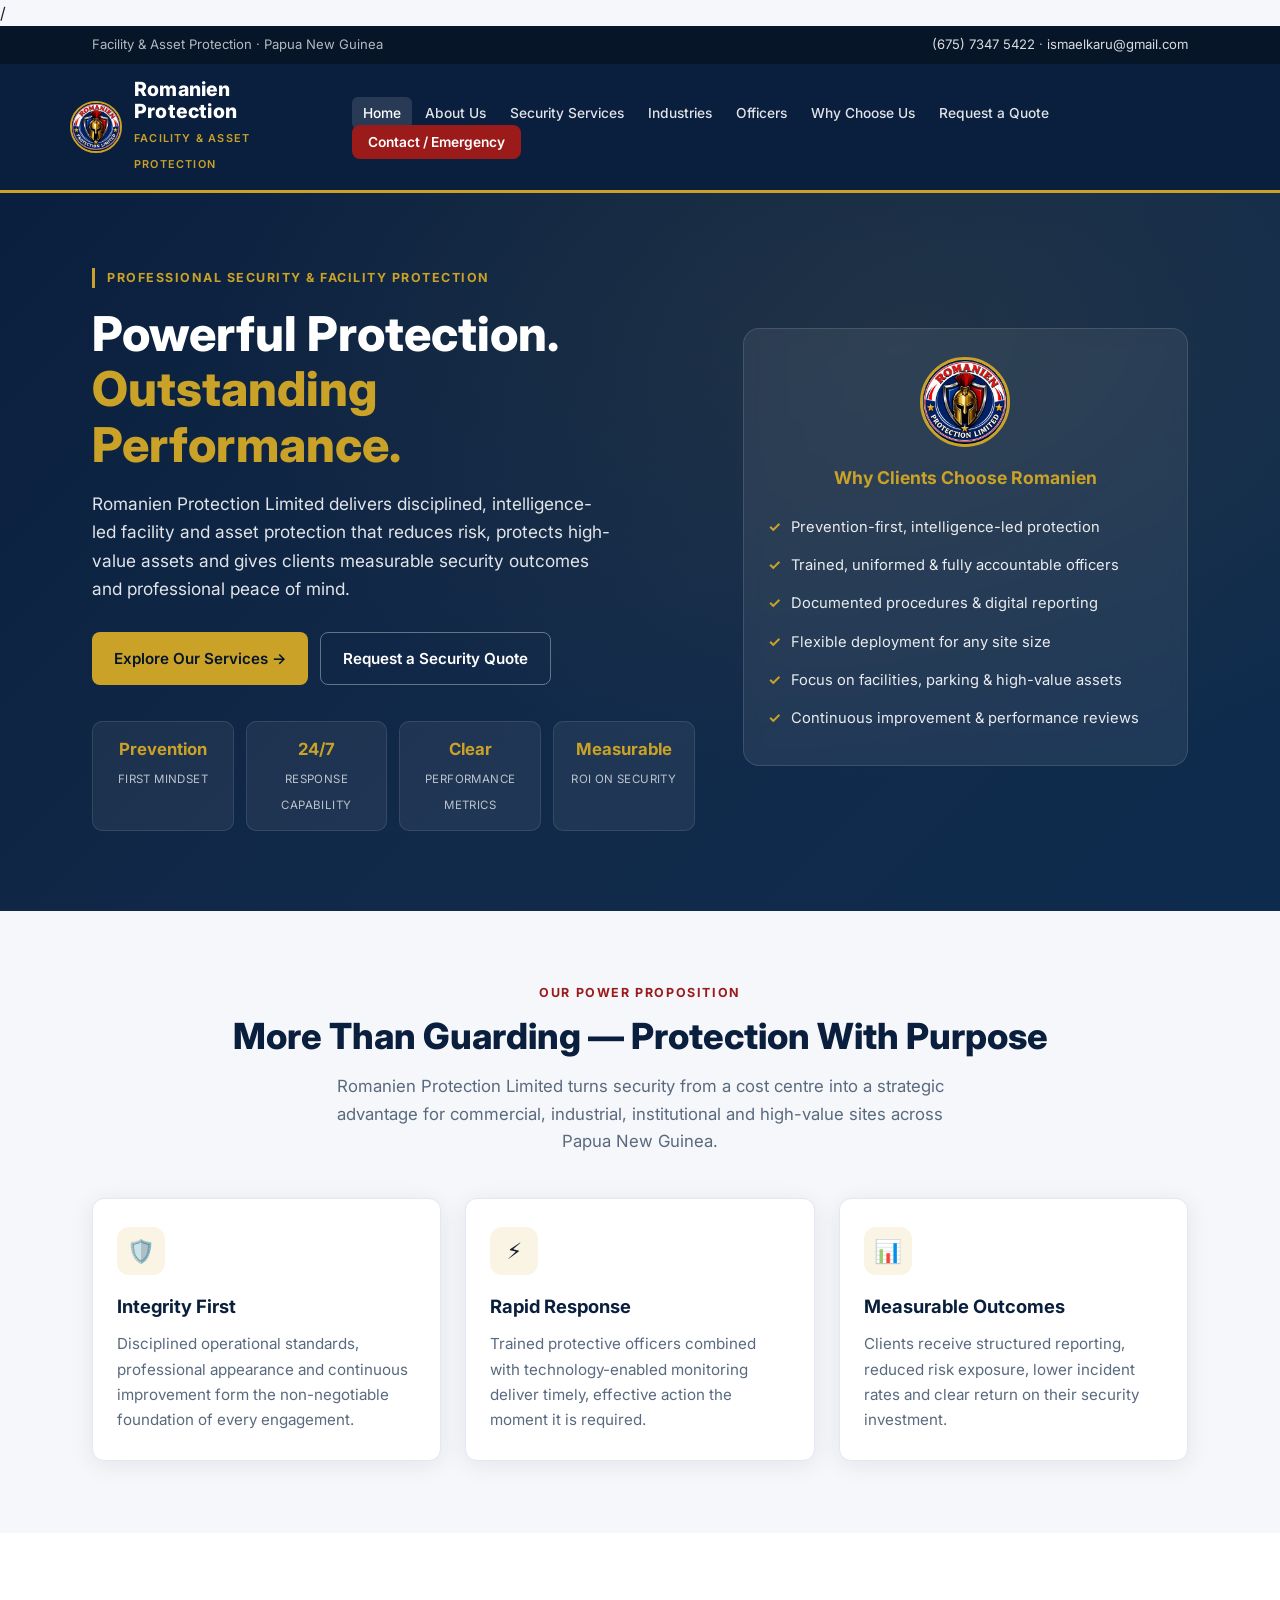
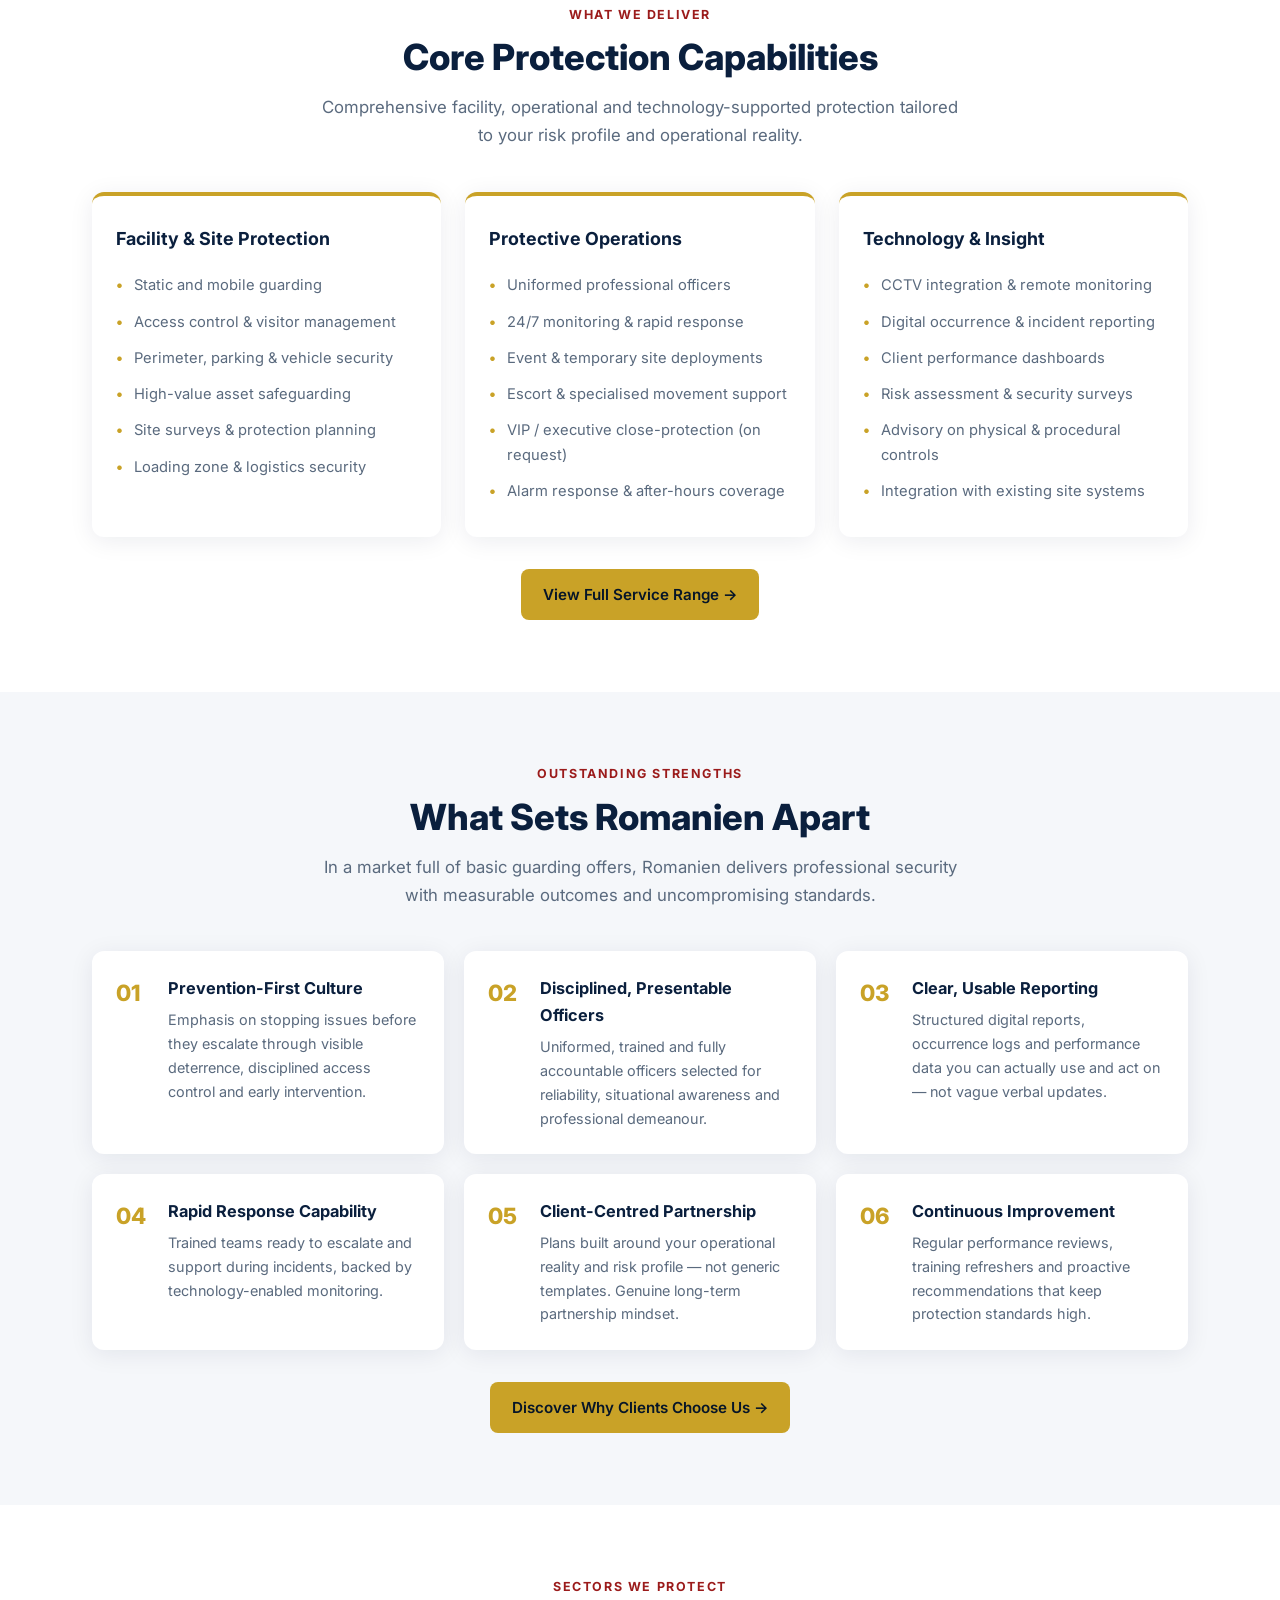
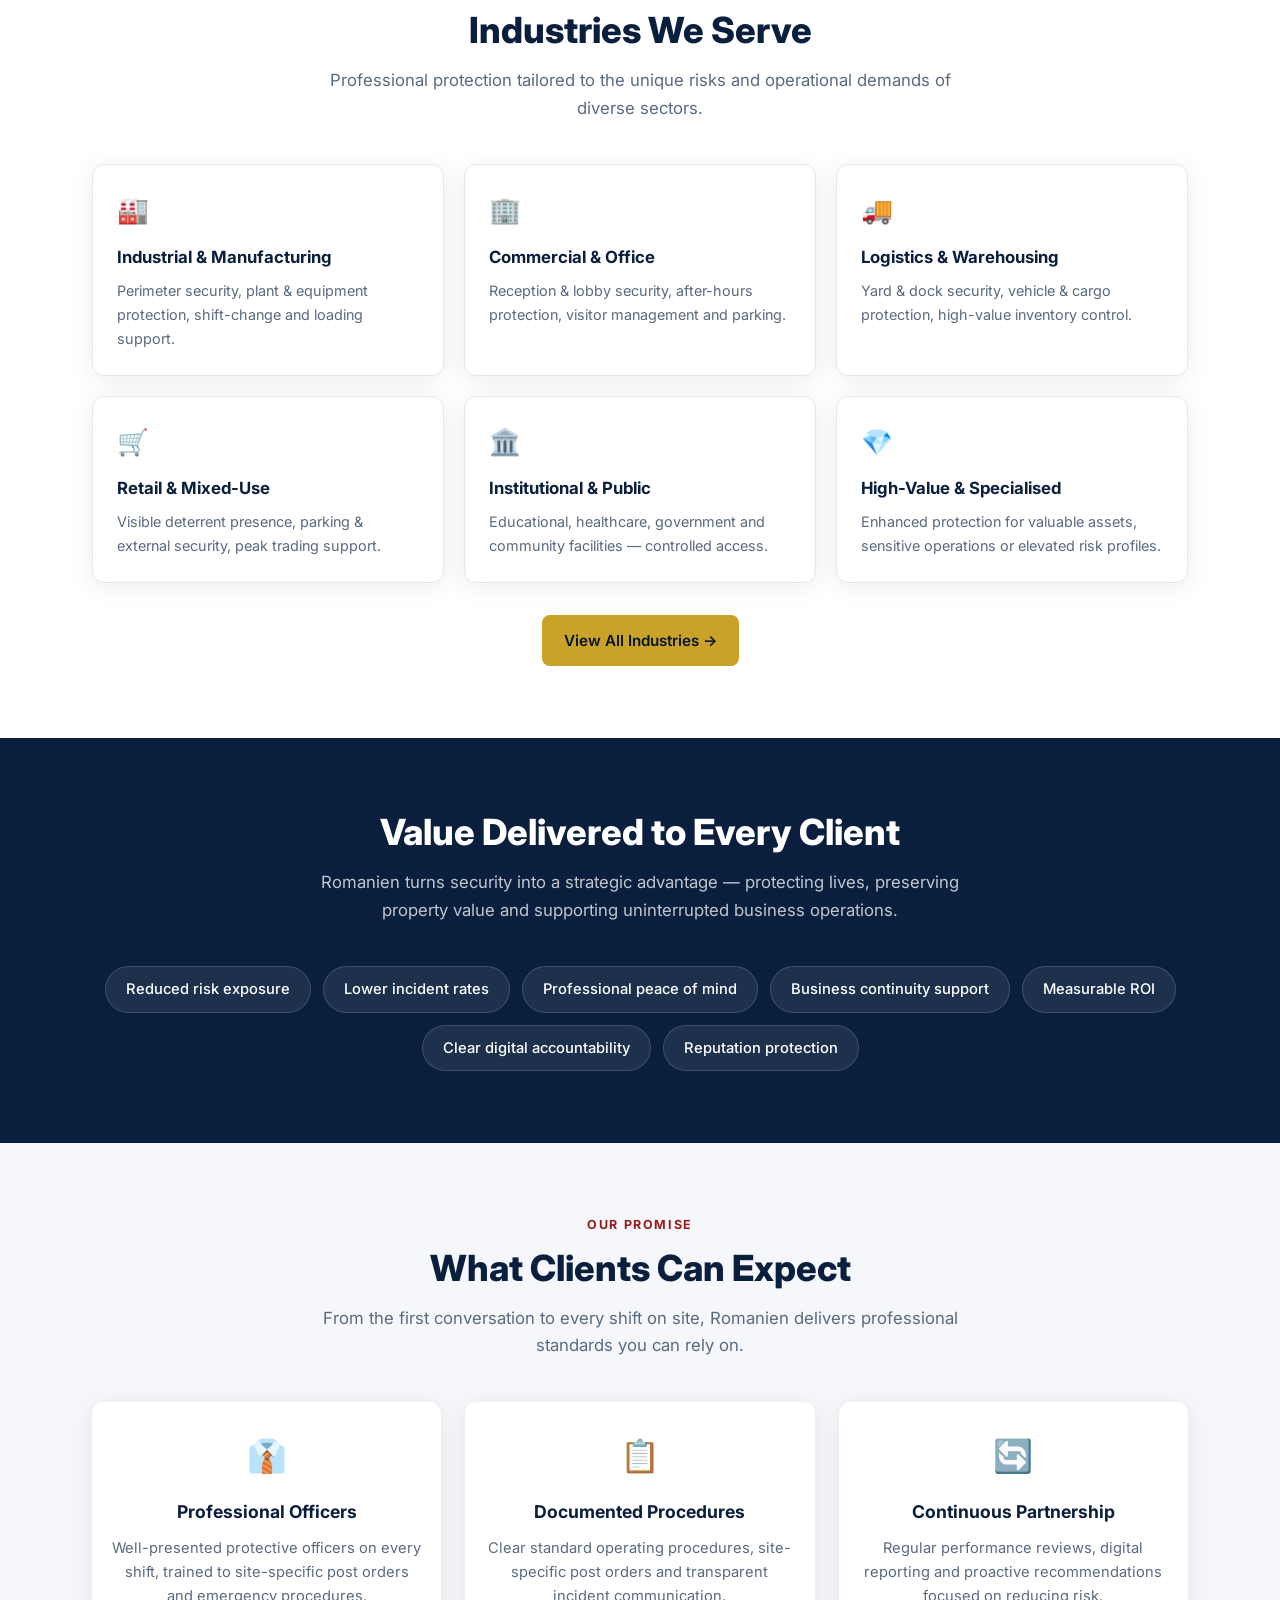
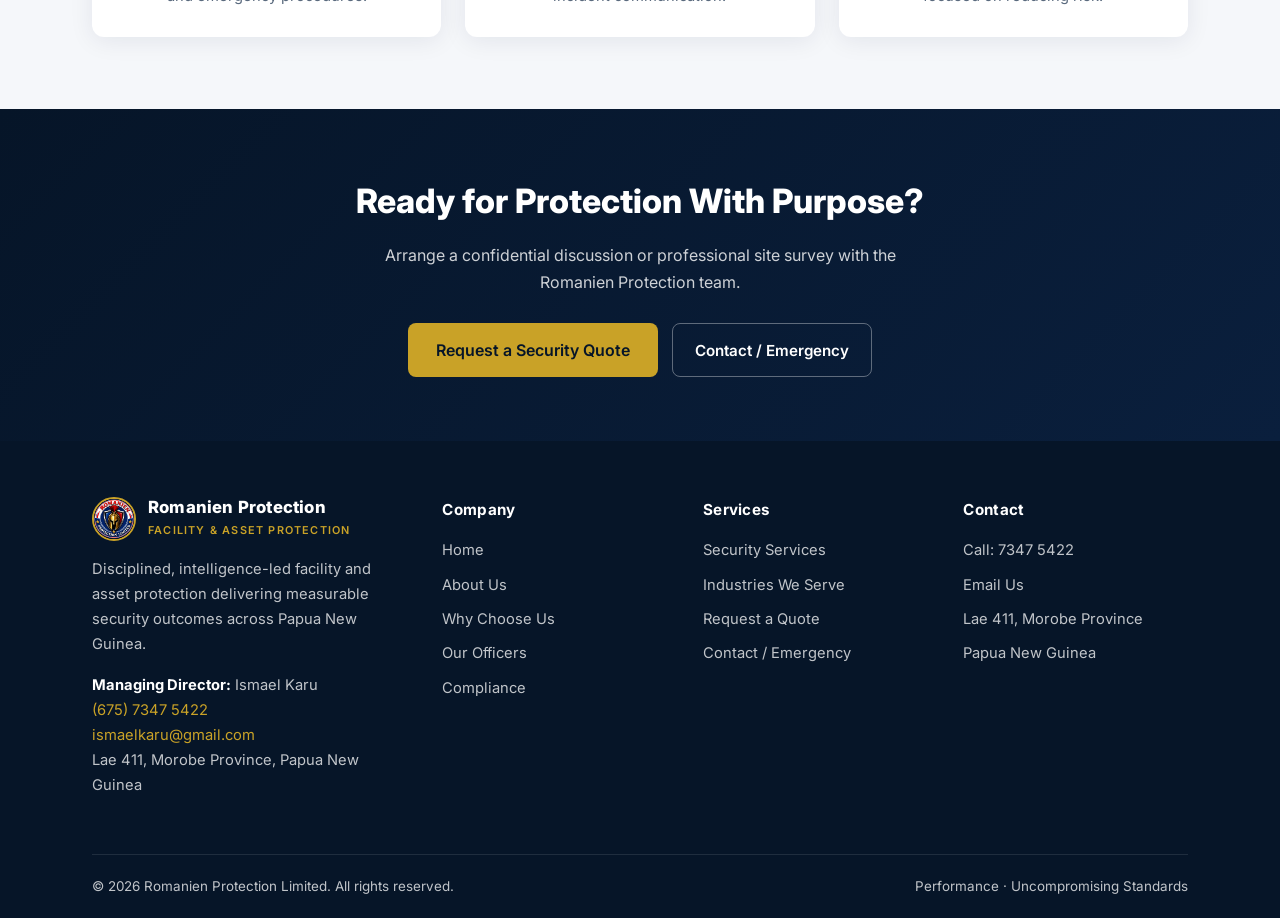
<file: index.html>
<!DOCTYPE html>
<html lang="en">
<head>
    <meta charset="UTF-8">
    <meta name="viewport" content="width=device-width, initial-scale=1.0">
    <title>Romanien Protection Limited | Powerful Facility & Asset Protection</title>
    <meta name="description" content="Romanien Protection Limited delivers disciplined, intelligence-led facility and asset protection in Papua New Guinea. Prevention-first security with measurable outcomes.">
    <link rel="preconnect" href="https://fonts.googleapis.com">
    <link rel="preconnect" href="https://fonts.gstatic.com" crossorigin>
    <link href="https://fonts.googleapis.com/css2?family=Inter:wght@400;500;600;700;800&display=swap" rel="stylesheet">
    <style>
        :root {
            --navy: #0a1f3d;
            --navy-dark: #061528;
            --navy-mid: #122a4a;
            --gold: #c9a227;
            --gold-hover: #b8911f;
            --gold-light: rgba(201, 162, 39, 0.12);
            --text: #1a2332;
            --text-muted: #5a6a7e;
            --bg: #f5f7fa;
            --white: #ffffff;
            --border: #e2e8f0;
            --radius: 12px;
            --shadow: 0 4px 24px rgba(10, 31, 61, 0.08);
            --shadow-lg: 0 16px 48px rgba(10, 31, 61, 0.14);
        }
        * { margin: 0; padding: 0; box-sizing: border-box; }
        body { font-family: 'Inter', system-ui, sans-serif; color: var(--text); background: var(--bg); line-height: 1.65; }
        .container { max-width: 1140px; margin: 0 auto; padding: 0 22px; }
        a { text-decoration: none; color: inherit; }
        img { max-width: 100%; display: block; }

        /* Header */
        .top-bar { background: var(--navy-dark); color: rgba(255,255,255,0.7); font-size: 0.82rem; padding: 8px 0; }
        .top-bar .container { display: flex; justify-content: space-between; align-items: center; flex-wrap: wrap; gap: 8px; }
        .top-bar a { color: rgba(255,255,255,0.85); }
        .top-bar a:hover { color: var(--gold); }
        header { background: var(--navy); position: sticky; top: 0; z-index: 1000; border-bottom: 3px solid var(--gold); }
        .header-inner { display: flex; align-items: center; justify-content: space-between; padding: 14px 0; gap: 20px; }
        .logo { display: flex; align-items: center; gap: 12px; }
        .logo img { width: 52px; height: 52px; border-radius: 50%; object-fit: cover; border: 2px solid var(--gold); }
        .logo-text h1 { font-size: 1.22rem; font-weight: 800; color: white; line-height: 1.15; letter-spacing: 0.2px; }
        .logo-text span { font-size: 0.68rem; color: var(--gold); font-weight: 600; letter-spacing: 1.2px; text-transform: uppercase; }
        .desktop-nav { display: flex; list-style: none; gap: 2px; flex-wrap: wrap; align-items: center; }
        .desktop-nav a { color: rgba(255,255,255,0.88); padding: 8px 11px; border-radius: 6px; font-size: 0.86rem; font-weight: 500; transition: all 0.2s; }
        .desktop-nav a:hover, .desktop-nav a.active { background: rgba(255,255,255,0.12); color: white; }
        .nav-cta { background: #9b1b1b !important; color: white !important; font-weight: 600 !important; padding: 9px 16px !important; border-radius: 8px !important; }
        .nav-cta:hover { background: #7f1616 !important; }
        .mobile-toggle { display: none; background: none; border: none; color: white; font-size: 1.7rem; cursor: pointer; padding: 6px; }

        /* Mobile menu */
        .mobile-menu { display: none; position: fixed; inset: 0; z-index: 2000; background: var(--navy); flex-direction: column; overflow-y: auto; }
        .mobile-menu.open { display: flex; }
        .mobile-menu-header { display: flex; justify-content: space-between; align-items: center; padding: 16px 20px; border-bottom: 1px solid rgba(255,255,255,0.1); }
        .mobile-close { background: none; border: none; color: white; font-size: 1.8rem; cursor: pointer; }
        .mobile-nav { list-style: none; padding: 16px 12px 30px; }
        .mobile-nav a { display: block; color: rgba(255,255,255,0.92); padding: 14px 16px; font-size: 1.05rem; font-weight: 500; border-radius: 8px; }
        .mobile-nav a:hover, .mobile-nav a.active { background: rgba(255,255,255,0.1); }
        .mobile-contact { margin-top: auto; padding: 24px; border-top: 1px solid rgba(255,255,255,0.1); color: rgba(255,255,255,0.8); font-size: 0.9rem; }
        .mobile-contact a { color: var(--gold); }

        /* Hero */
        .hero { background: linear-gradient(135deg, var(--navy) 0%, var(--navy-mid) 55%, #0d2b4d 100%); color: white; padding: 70px 0 80px; position: relative; overflow: hidden; }
        .hero::before { content: ''; position: absolute; inset: 0; background: radial-gradient(ellipse at 70% 20%, rgba(201,162,39,0.08) 0%, transparent 55%); pointer-events: none; }
        .hero-grid { display: grid; grid-template-columns: 1.15fr 0.85fr; gap: 48px; align-items: center; position: relative; }
        .hero-badge { display: inline-block; font-size: 0.78rem; font-weight: 700; letter-spacing: 1.5px; text-transform: uppercase; color: var(--gold); border-left: 3px solid var(--gold); padding-left: 12px; margin-bottom: 18px; }
        .hero h2 { font-size: clamp(2.1rem, 4.5vw, 3rem); font-weight: 800; line-height: 1.15; margin-bottom: 18px; }
        .hero h2 span { color: var(--gold); }
        .hero-lead { font-size: 1.08rem; color: rgba(255,255,255,0.88); max-width: 520px; margin-bottom: 28px; }
        .hero-btns { display: flex; flex-wrap: wrap; gap: 12px; margin-bottom: 36px; }
        .btn { display: inline-flex; align-items: center; gap: 8px; padding: 13px 22px; border-radius: 8px; font-weight: 600; font-size: 0.95rem; transition: all 0.2s; border: none; cursor: pointer; }
        .btn-primary { background: var(--gold); color: var(--navy-dark); }
        .btn-primary:hover { background: var(--gold-hover); transform: translateY(-1px); }
        .btn-outline { background: transparent; color: white; border: 1.5px solid rgba(255,255,255,0.35); }
        .btn-outline:hover { border-color: white; background: rgba(255,255,255,0.08); }
        .hero-stats { display: grid; grid-template-columns: repeat(4, 1fr); gap: 12px; }
        .stat-box { background: rgba(255,255,255,0.06); border: 1px solid rgba(255,255,255,0.1); border-radius: 10px; padding: 14px 10px; text-align: center; }
        .stat-box strong { display: block; color: var(--gold); font-size: 1.05rem; font-weight: 700; }
        .stat-box span { font-size: 0.72rem; color: rgba(255,255,255,0.7); text-transform: uppercase; letter-spacing: 0.4px; }
        .hero-card { background: rgba(255,255,255,0.07); border: 1px solid rgba(255,255,255,0.12); border-radius: 16px; padding: 28px 24px; backdrop-filter: blur(8px); }
        .hero-card .card-logo { width: 90px; height: 90px; margin: 0 auto 16px; border-radius: 50%; border: 3px solid var(--gold); object-fit: cover; }
        .hero-card h3 { text-align: center; color: var(--gold); font-size: 1.1rem; margin-bottom: 16px; }
        .hero-card ul { list-style: none; }
        .hero-card li { padding: 7px 0; font-size: 0.92rem; color: rgba(255,255,255,0.9); display: flex; gap: 10px; align-items: flex-start; }
        .hero-card li::before { content: '✓'; color: var(--gold); font-weight: 700; flex-shrink: 0; }

        /* Sections */
        section { padding: 72px 0; }
        .section-label { font-size: 0.78rem; font-weight: 700; letter-spacing: 1.6px; text-transform: uppercase; color: #9b1b1b; margin-bottom: 10px; text-align: center; }
        .section-title { font-size: clamp(1.7rem, 3.5vw, 2.25rem); font-weight: 800; text-align: center; color: var(--navy); margin-bottom: 14px; line-height: 1.25; }
        .section-lead { text-align: center; color: var(--text-muted); max-width: 640px; margin: 0 auto 42px; font-size: 1.05rem; }

        /* Value props */
        .value-grid { display: grid; grid-template-columns: repeat(3, 1fr); gap: 24px; }
        .value-card { background: var(--white); border-radius: var(--radius); padding: 28px 24px; box-shadow: var(--shadow); border: 1px solid var(--border); transition: transform 0.2s, box-shadow 0.2s; }
        .value-card:hover { transform: translateY(-4px); box-shadow: var(--shadow-lg); }
        .value-icon { width: 48px; height: 48px; background: var(--gold-light); border-radius: 12px; display: flex; align-items: center; justify-content: center; font-size: 1.4rem; margin-bottom: 16px; }
        .value-card h3 { font-size: 1.15rem; font-weight: 700; color: var(--navy); margin-bottom: 10px; }
        .value-card p { color: var(--text-muted); font-size: 0.95rem; }

        /* Services preview */
        .services-grid { display: grid; grid-template-columns: repeat(3, 1fr); gap: 24px; }
        .service-card { background: var(--white); border-radius: var(--radius); padding: 28px 24px; box-shadow: var(--shadow); border-top: 4px solid var(--gold); }
        .service-card h3 { font-size: 1.12rem; font-weight: 700; color: var(--navy); margin-bottom: 14px; }
        .service-card ul { list-style: none; }
        .service-card li { padding: 6px 0; font-size: 0.92rem; color: var(--text-muted); padding-left: 18px; position: relative; }
        .service-card li::before { content: '•'; color: var(--gold); position: absolute; left: 0; font-weight: 700; }

        /* Strengths */
        .strengths-grid { display: grid; grid-template-columns: repeat(3, 1fr); gap: 20px; }
        .strength-item { background: var(--white); border-radius: var(--radius); padding: 24px; box-shadow: var(--shadow); display: flex; gap: 16px; }
        .strength-num { font-size: 1.4rem; font-weight: 800; color: var(--gold); min-width: 36px; }
        .strength-item h4 { font-size: 1.02rem; font-weight: 700; color: var(--navy); margin-bottom: 6px; }
        .strength-item p { font-size: 0.9rem; color: var(--text-muted); }

        /* Industries */
        .industries-grid { display: grid; grid-template-columns: repeat(3, 1fr); gap: 20px; }
        .industry-card { background: var(--white); border-radius: var(--radius); padding: 24px; box-shadow: var(--shadow); border: 1px solid var(--border); transition: border-color 0.2s; }
        .industry-card:hover { border-color: var(--gold); }
        .industry-card .icon { font-size: 1.6rem; margin-bottom: 12px; }
        .industry-card h4 { font-size: 1.05rem; font-weight: 700; color: var(--navy); margin-bottom: 8px; }
        .industry-card p { font-size: 0.9rem; color: var(--text-muted); }

        /* Outcomes */
        .outcomes { background: var(--navy); color: white; }
        .outcomes .section-title { color: white; }
        .outcomes .section-lead { color: rgba(255,255,255,0.75); }
        .outcomes-list { display: flex; flex-wrap: wrap; justify-content: center; gap: 12px; }
        .outcome-tag { background: rgba(255,255,255,0.08); border: 1px solid rgba(255,255,255,0.15); border-radius: 50px; padding: 10px 20px; font-size: 0.92rem; font-weight: 500; }

        /* Promise */
        .promise-grid { display: grid; grid-template-columns: repeat(3, 1fr); gap: 24px; }
        .promise-card { text-align: center; padding: 28px 20px; background: var(--white); border-radius: var(--radius); box-shadow: var(--shadow); }
        .promise-card .icon { font-size: 2rem; margin-bottom: 14px; }
        .promise-card h3 { font-size: 1.1rem; font-weight: 700; color: var(--navy); margin-bottom: 10px; }
        .promise-card p { font-size: 0.92rem; color: var(--text-muted); }

        /* CTA */
        .cta-band { background: linear-gradient(135deg, var(--navy-dark), var(--navy)); color: white; padding: 64px 0; text-align: center; }
        .cta-band h2 { font-size: clamp(1.6rem, 3vw, 2.1rem); font-weight: 800; margin-bottom: 14px; }
        .cta-band p { color: rgba(255,255,255,0.8); max-width: 560px; margin: 0 auto 28px; }
        .cta-band .btn-primary { font-size: 1rem; padding: 14px 28px; }

        /* Footer */
        footer { background: var(--navy-dark); color: rgba(255,255,255,0.75); padding: 56px 0 0; font-size: 0.92rem; }
        .footer-grid { display: grid; grid-template-columns: 1.4fr 1fr 1fr 1fr; gap: 36px; padding-bottom: 40px; border-bottom: 1px solid rgba(255,255,255,0.1); }
        .footer-brand .logo { margin-bottom: 16px; }
        .footer-brand p { margin-bottom: 16px; line-height: 1.7; }
        .footer-col h4 { color: white; font-size: 0.95rem; font-weight: 700; margin-bottom: 16px; letter-spacing: 0.3px; }
        .footer-col ul { list-style: none; }
        .footer-col li { margin-bottom: 10px; }
        .footer-col a:hover { color: var(--gold); }
        .footer-bottom { padding: 20px 0; display: flex; justify-content: space-between; flex-wrap: wrap; gap: 10px; font-size: 0.84rem; }
        .footer-contact a { color: var(--gold); }

        /* Utilities */
        .text-center { text-align: center; }
        .mt-32 { margin-top: 32px; }
        .mb-0 { margin-bottom: 0; }

        @media (max-width: 980px) {
            .hero-grid, .value-grid, .services-grid, .strengths-grid, .industries-grid, .promise-grid { grid-template-columns: 1fr 1fr; }
            .footer-grid { grid-template-columns: 1fr 1fr; }
            .hero-stats { grid-template-columns: repeat(2, 1fr); }
        }
        @media (max-width: 720px) {
            .desktop-nav { display: none; }
            .mobile-toggle { display: block; }
            .hero-grid, .value-grid, .services-grid, .strengths-grid, .industries-grid, .promise-grid, .footer-grid { grid-template-columns: 1fr; }
            .hero { padding: 48px 0 56px; }
            .hero-stats { grid-template-columns: repeat(2, 1fr); }
            section { padding: 52px 0; }
        }
    </style> /
</head>
<body>
    <div class="top-bar">
        <div class="container">
            <span>Facility & Asset Protection · Papua New Guinea</span>
            <span>
                <a href="tel:+67573475422">(675) 7347 5422</a> · 
                <a href="mailto:ismaelkaru@gmail.com">ismaelkaru@gmail.com</a>
            </span>
        </div>
    </div>

    <header>
        <div class="container header-inner">
            <a href="index.html" class="logo">
                <img src="logo.jpg" alt="Romanien Protection Limited logo">
                <div class="logo-text">
                    <h1>Romanien Protection</h1>
                    <span>Facility & Asset Protection</span>
                </div>
            </a>
            <nav>
                <ul class="desktop-nav">
                    <li><a href="index.html" class="active">Home</a></li>
                    <li><a href="about.html">About Us</a></li>
                    <li><a href="services.html">Security Services</a></li>
                    <li><a href="industries.html">Industries</a></li>
                    <li><a href="security-officers.html">Officers</a></li>
                    <li><a href="why-us.html">Why Choose Us</a></li>
                    <li><a href="quote.html">Request a Quote</a></li>
                    <li><a href="contact.html" class="nav-cta">Contact / Emergency</a></li>
                </ul>
            </nav>
            <button class="mobile-toggle" aria-label="Open menu" onclick="document.getElementById('mobileMenu').classList.add('open')">☰</button>
        </div>
    </header>

    <div class="mobile-menu" id="mobileMenu">
        <div class="mobile-menu-header">
            <div class="logo">
                <img src="logo.jpg" alt="Logo" style="width:42px;height:42px;border-radius:50%;border:2px solid var(--gold);">
                <div class="logo-text"><h1 style="font-size:1.1rem;color:white;">Romanien Protection</h1></div>
            </div>
            <button class="mobile-close" onclick="document.getElementById('mobileMenu').classList.remove('open')">×</button>
        </div>
        <ul class="mobile-nav">
            <li><a href="index.html" class="active">Home</a></li>
            <li><a href="about.html">About Us</a></li>
            <li><a href="services.html">Security Services</a></li>
            <li><a href="industries.html">Industries</a></li>
            <li><a href="security-officers.html">Our Security Officers</a></li>
            <li><a href="compliance.html">Compliance & Licensing</a></li>
            <li><a href="why-us.html">Why Choose Us</a></li>
            <li><a href="quote.html">Request a Quote</a></li>
            <li><a href="contact.html">Contact / Emergency</a></li>
        </ul>
        <div class="mobile-contact">
            <strong style="color:var(--gold);">Contact</strong><br>
            <a href="tel:+67573475422">(675) 7347 5422</a><br>
            <a href="mailto:ismaelkaru@gmail.com">ismaelkaru@gmail.com</a><br>
            Lae 411, Morobe Province, PNG
        </div>
    </div>

    <!-- HERO -->
    <section style="padding:0;">
               <div class="hero">
            <div class="container hero-grid">
                <div>
                    <div class="hero-badge">Professional Security & Facility Protection</div>
                    <h2>Powerful Protection.<br><span>Outstanding Performance.</span></h2>
                    <p class="hero-lead">Romanien Protection Limited delivers disciplined, intelligence-led facility and asset protection that reduces risk, protects high-value assets and gives clients measurable security outcomes and professional peace of mind.</p>
                    <div class="hero-btns">
                        <a href="services.html" class="btn btn-primary">Explore Our Services →</a>
                        <a href="quote.html" class="btn btn-outline">Request a Security Quote</a>
                    </div>
                    <div class="hero-stats">
                        <div class="stat-box"><strong>Prevention</strong><span>First Mindset</span></div>
                        <div class="stat-box"><strong>24/7</strong><span>Response Capability</span></div>
                        <div class="stat-box"><strong>Clear</strong><span>Performance Metrics</span></div>
                        <div class="stat-box"><strong>Measurable</strong><span>ROI on Security</span></div>
                    </div>
                </div>
                <div class="hero-card">
                    <img src="logo.jpg" alt="Romanien logo" class="card-logo">
                    <h3>Why Clients Choose Romanien</h3>
                    <ul>
                        <li>Prevention-first, intelligence-led protection</li>
                        <li>Trained, uniformed & fully accountable officers</li>
                        <li>Documented procedures & digital reporting</li>
                        <li>Flexible deployment for any site size</li>
                        <li>Focus on facilities, parking & high-value assets</li>
                        <li>Continuous improvement & performance reviews</li>
                    </ul>
                </div>
            </div>
        </div>
    </section>

    <!-- POWER PROPOSITION -->
    <section>
        <div class="container">
            <div class="section-label">Our Power Proposition</div>
            <h2 class="section-title">More Than Guarding — Protection With Purpose</h2>
            <p class="section-lead">Romanien Protection Limited turns security from a cost centre into a strategic advantage for commercial, industrial, institutional and high-value sites across Papua New Guinea.</p>
            <div class="value-grid">
                <div class="value-card">
                    <div class="value-icon">🛡️</div>
                    <h3>Integrity First</h3>
                    <p>Disciplined operational standards, professional appearance and continuous improvement form the non-negotiable foundation of every engagement.</p>
                </div>
                <div class="value-card">
                    <div class="value-icon">⚡</div>
                    <h3>Rapid Response</h3>
                    <p>Trained protective officers combined with technology-enabled monitoring deliver timely, effective action the moment it is required.</p>
                </div>
                <div class="value-card">
                    <div class="value-icon">📊</div>
                    <h3>Measurable Outcomes</h3>
                    <p>Clients receive structured reporting, reduced risk exposure, lower incident rates and clear return on their security investment.</p>
                </div>
            </div>
        </div>
    </section>

    <!-- CORE CAPABILITIES -->
    <section style="background:var(--white);">
        <div class="container">
            <div class="section-label">What We Deliver</div>
            <h2 class="section-title">Core Protection Capabilities</h2>
            <p class="section-lead">Comprehensive facility, operational and technology-supported protection tailored to your risk profile and operational reality.</p>
            <div class="services-grid">
                <div class="service-card">
                    <h3>Facility & Site Protection</h3>
                    <ul>
                        <li>Static and mobile guarding</li>
                        <li>Access control & visitor management</li>
                        <li>Perimeter, parking & vehicle security</li>
                        <li>High-value asset safeguarding</li>
                        <li>Site surveys & protection planning</li>
                        <li>Loading zone & logistics security</li>
                    </ul>
                </div>
                <div class="service-card">
                    <h3>Protective Operations</h3>
                    <ul>
                        <li>Uniformed professional officers</li>
                        <li>24/7 monitoring & rapid response</li>
                        <li>Event & temporary site deployments</li>
                        <li>Escort & specialised movement support</li>
                        <li>VIP / executive close-protection (on request)</li>
                        <li>Alarm response & after-hours coverage</li>
                    </ul>
                </div>
                <div class="service-card">
                    <h3>Technology & Insight</h3>
                    <ul>
                        <li>CCTV integration & remote monitoring</li>
                        <li>Digital occurrence & incident reporting</li>
                        <li>Client performance dashboards</li>
                        <li>Risk assessment & security surveys</li>
                        <li>Advisory on physical & procedural controls</li>
                        <li>Integration with existing site systems</li>
                    </ul>
                </div>
            </div>
            <div class="text-center mt-32">
                <a href="services.html" class="btn btn-primary">View Full Service Range →</a>
            </div>
        </div>
    </section>

    <!-- WHAT SETS US APART -->
    <section>
        <div class="container">
            <div class="section-label">Outstanding Strengths</div>
            <h2 class="section-title">What Sets Romanien Apart</h2>
            <p class="section-lead">In a market full of basic guarding offers, Romanien delivers professional security with measurable outcomes and uncompromising standards.</p>
            <div class="strengths-grid">
                <div class="strength-item">
                    <div class="strength-num">01</div>
                    <div>
                        <h4>Prevention-First Culture</h4>
                        <p>Emphasis on stopping issues before they escalate through visible deterrence, disciplined access control and early intervention.</p>
                    </div>
                </div>
                <div class="strength-item">
                    <div class="strength-num">02</div>
                    <div>
                        <h4>Disciplined, Presentable Officers</h4>
                        <p>Uniformed, trained and fully accountable officers selected for reliability, situational awareness and professional demeanour.</p>
                    </div>
                </div>
                <div class="strength-item">
                    <div class="strength-num">03</div>
                    <div>
                        <h4>Clear, Usable Reporting</h4>
                        <p>Structured digital reports, occurrence logs and performance data you can actually use and act on — not vague verbal updates.</p>
                    </div>
                </div>
                <div class="strength-item">
                    <div class="strength-num">04</div>
                    <div>
                        <h4>Rapid Response Capability</h4>
                        <p>Trained teams ready to escalate and support during incidents, backed by technology-enabled monitoring.</p>
                    </div>
                </div>
                <div class="strength-item">
                    <div class="strength-num">05</div>
                    <div>
                        <h4>Client-Centred Partnership</h4>
                        <p>Plans built around your operational reality and risk profile — not generic templates. Genuine long-term partnership mindset.</p>
                    </div>
                </div>
                <div class="strength-item">
                    <div class="strength-num">06</div>
                    <div>
                        <h4>Continuous Improvement</h4>
                        <p>Regular performance reviews, training refreshers and proactive recommendations that keep protection standards high.</p>
                    </div>
                </div>
            </div>
            <div class="text-center mt-32">
                <a href="why-us.html" class="btn btn-primary">Discover Why Clients Choose Us →</a>
            </div>
        </div>
    </section>

    <!-- INDUSTRIES -->
    <section style="background:var(--white);">
        <div class="container">
            <div class="section-label">Sectors We Protect</div>
            <h2 class="section-title">Industries We Serve</h2>
            <p class="section-lead">Professional protection tailored to the unique risks and operational demands of diverse sectors.</p>
            <div class="industries-grid">
                <div class="industry-card">
                    <div class="icon">🏭</div>
                    <h4>Industrial & Manufacturing</h4>
                    <p>Perimeter security, plant & equipment protection, shift-change and loading support.</p>
                </div>
                <div class="industry-card">
                    <div class="icon">🏢</div>
                    <h4>Commercial & Office</h4>
                    <p>Reception & lobby security, after-hours protection, visitor management and parking.</p>
                </div>
                <div class="industry-card">
                    <div class="icon">🚚</div>
                    <h4>Logistics & Warehousing</h4>
                    <p>Yard & dock security, vehicle & cargo protection, high-value inventory control.</p>
                </div>
                <div class="industry-card">
                    <div class="icon">🛒</div>
                    <h4>Retail & Mixed-Use</h4>
                    <p>Visible deterrent presence, parking & external security, peak trading support.</p>
                </div>
                <div class="industry-card">
                    <div class="icon">🏛️</div>
                    <h4>Institutional & Public</h4>
                    <p>Educational, healthcare, government and community facilities — controlled access.</p>
                </div>
                <div class="industry-card">
                    <div class="icon">💎</div>
                    <h4>High-Value & Specialised</h4>
                    <p>Enhanced protection for valuable assets, sensitive operations or elevated risk profiles.</p>
                </div>
            </div>
            <div class="text-center mt-32">
                <a href="industries.html" class="btn btn-primary">View All Industries →</a>
            </div>
        </div>
    </section>

    <!-- VALUE DELIVERED -->
    <section class="outcomes">
        <div class="container">
            <h2 class="section-title">Value Delivered to Every Client</h2>
            <p class="section-lead">Romanien turns security into a strategic advantage — protecting lives, preserving property value and supporting uninterrupted business operations.</p>
            <div class="outcomes-list">
                <span class="outcome-tag">Reduced risk exposure</span>
                <span class="outcome-tag">Lower incident rates</span>
                <span class="outcome-tag">Professional peace of mind</span>
                <span class="outcome-tag">Business continuity support</span>
                <span class="outcome-tag">Measurable ROI</span>
                <span class="outcome-tag">Clear digital accountability</span>
                <span class="outcome-tag">Reputation protection</span>
            </div>
        </div>
    </section>

    <!-- CLIENT EXPECTATIONS -->
    <section>
        <div class="container">
            <div class="section-label">Our Promise</div>
            <h2 class="section-title">What Clients Can Expect</h2>
            <p class="section-lead">From the first conversation to every shift on site, Romanien delivers professional standards you can rely on.</p>
            <div class="promise-grid">
                <div class="promise-card">
                    <div class="icon">👔</div>
                    <h3>Professional Officers</h3>
                    <p>Well-presented protective officers on every shift, trained to site-specific post orders and emergency procedures.</p>
                </div>
                <div class="promise-card">
                    <div class="icon">📋</div>
                    <h3>Documented Procedures</h3>
                    <p>Clear standard operating procedures, site-specific post orders and transparent incident communication.</p>
                </div>
                <div class="promise-card">
                    <div class="icon">🔄</div>
                    <h3>Continuous Partnership</h3>
                    <p>Regular performance reviews, digital reporting and proactive recommendations focused on reducing risk.</p>
                </div>
            </div>
        </div>
    </section>

    <!-- CTA -->
    <section class="cta-band">
        <div class="container">
            <h2>Ready for Protection With Purpose?</h2>
            <p>Arrange a confidential discussion or professional site survey with the Romanien Protection team.</p>
            <div style="display:flex;gap:14px;justify-content:center;flex-wrap:wrap;">
                <a href="quote.html" class="btn btn-primary">Request a Security Quote</a>
                <a href="contact.html" class="btn btn-outline">Contact / Emergency</a>
            </div>
        </div>
    </section>

    <!-- FOOTER -->
    <footer>
        <div class="container">
            <div class="footer-grid">
                <div class="footer-brand">
                    <a href="index.html" class="logo">
                        <img src="logo.jpg" alt="Logo" style="width:44px;height:44px;border-radius:50%;border:2px solid var(--gold);">
                        <div class="logo-text">
                            <h1 style="font-size:1.05rem;color:white;">Romanien Protection</h1>
                            <span>Facility & Asset Protection</span>
                        </div>
                    </a>
                    <p>Disciplined, intelligence-led facility and asset protection delivering measurable security outcomes across Papua New Guinea.</p>
                    <p class="footer-contact">
                        <strong style="color:white;">Managing Director:</strong> Ismael Karu<br>
                        <a href="tel:+67573475422">(675) 7347 5422</a><br>
                        <a href="mailto:ismaelkaru@gmail.com">ismaelkaru@gmail.com</a><br>
                        Lae 411, Morobe Province, Papua New Guinea
                    </p>
                </div>
                <div class="footer-col">
                    <h4>Company</h4>
                    <ul>
                        <li><a href="index.html">Home</a></li>
                        <li><a href="about.html">About Us</a></li>
                        <li><a href="why-us.html">Why Choose Us</a></li>
                        <li><a href="security-officers.html">Our Officers</a></li>
                        <li><a href="compliance.html">Compliance</a></li>
                    </ul>
                </div>
                <div class="footer-col">
                    <h4>Services</h4>
                    <ul>
                        <li><a href="services.html">Security Services</a></li>
                        <li><a href="industries.html">Industries We Serve</a></li>
                        <li><a href="quote.html">Request a Quote</a></li>
                        <li><a href="contact.html">Contact / Emergency</a></li>
                    </ul>
                </div>
                <div class="footer-col">
                    <h4>Contact</h4>
                    <ul>
                        <li><a href="tel:+67573475422">Call: 7347 5422</a></li>
                        <li><a href="mailto:ismaelkaru@gmail.com">Email Us</a></li>
                        <li>Lae 411, Morobe Province</li>
                        <li>Papua New Guinea</li>
                    </ul>
                </div>
            </div>
            <div class="footer-bottom">
                <span>© 2026 Romanien Protection Limited. All rights reserved.</span>
                <span>Performance · Uncompromising Standards</span>
            </div>
        </div>
    </footer>

    <script>
        // Close mobile menu on link click
        document.querySelectorAll('.mobile-nav a').forEach(a => {
            a.addEventListener('click', () => document.getElementById('mobileMenu').classList.remove('open'));
        });
    </script>
</body>
</html>
</file>
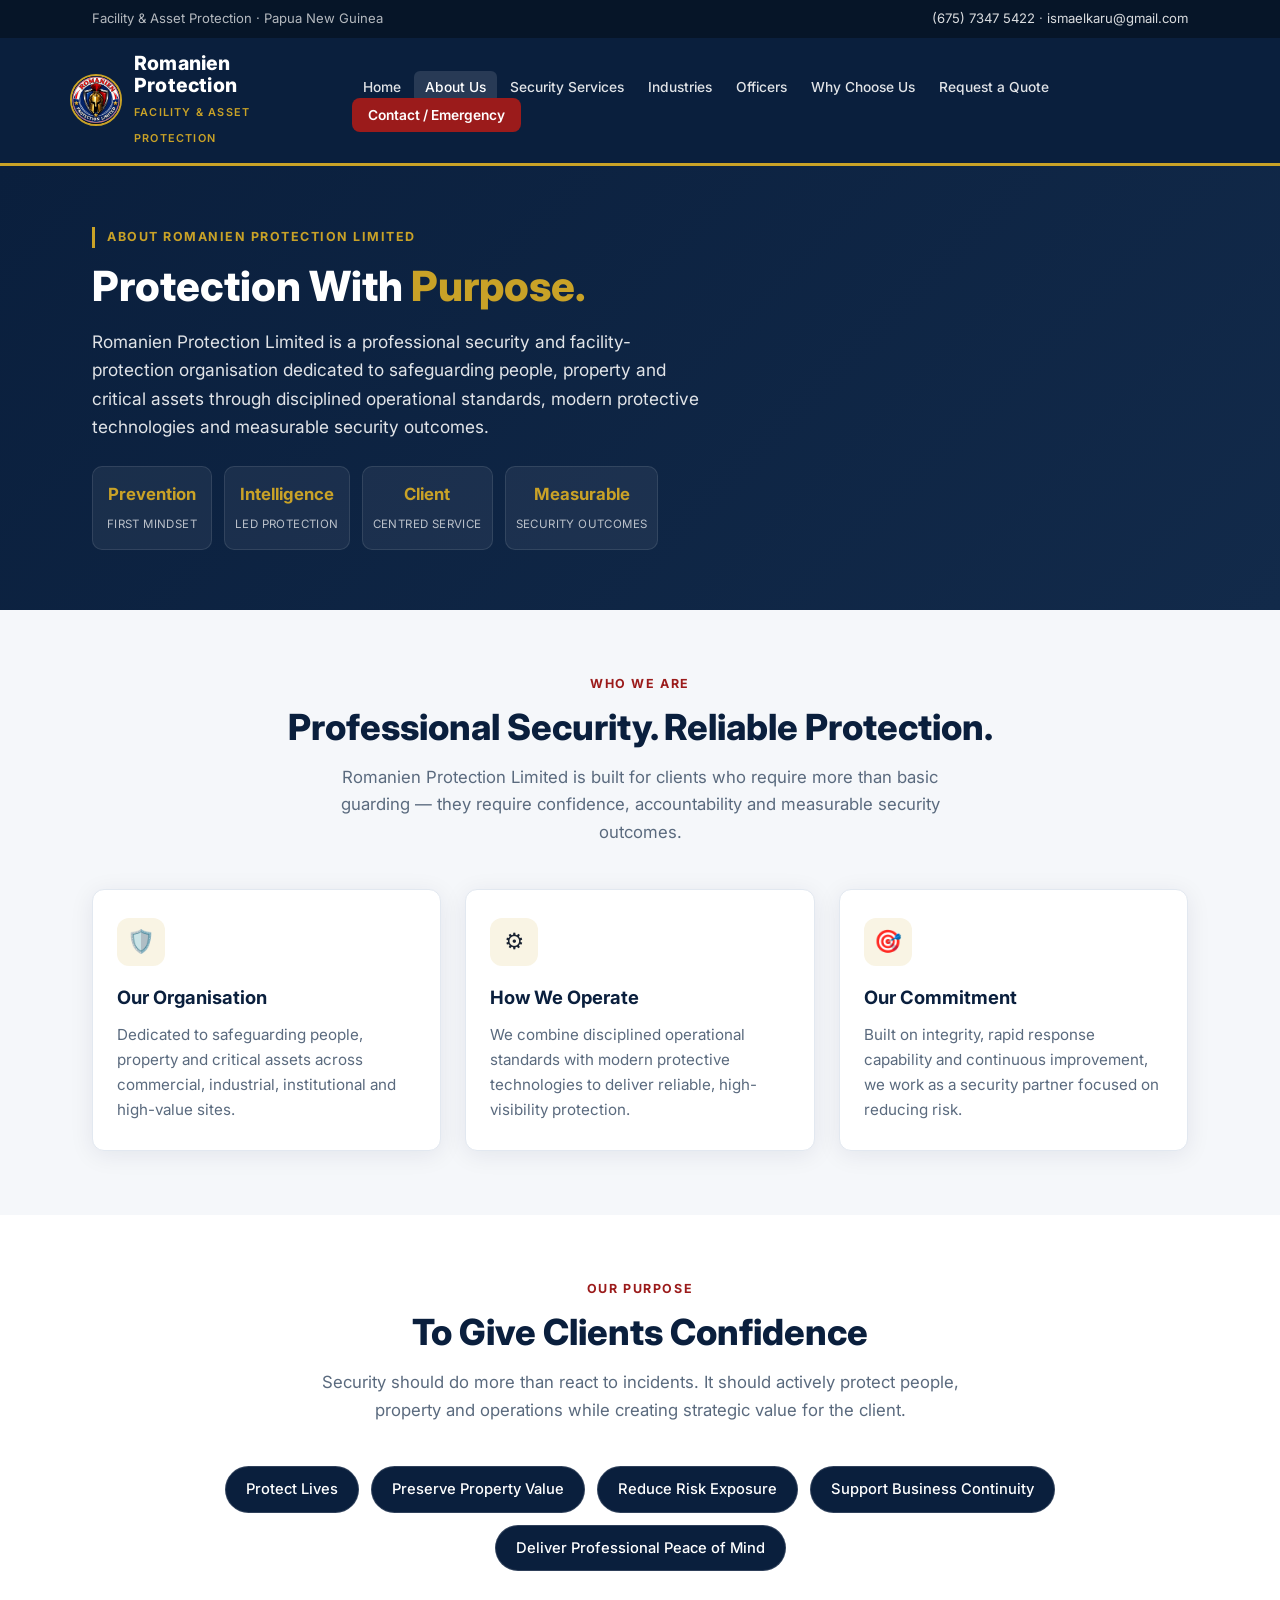
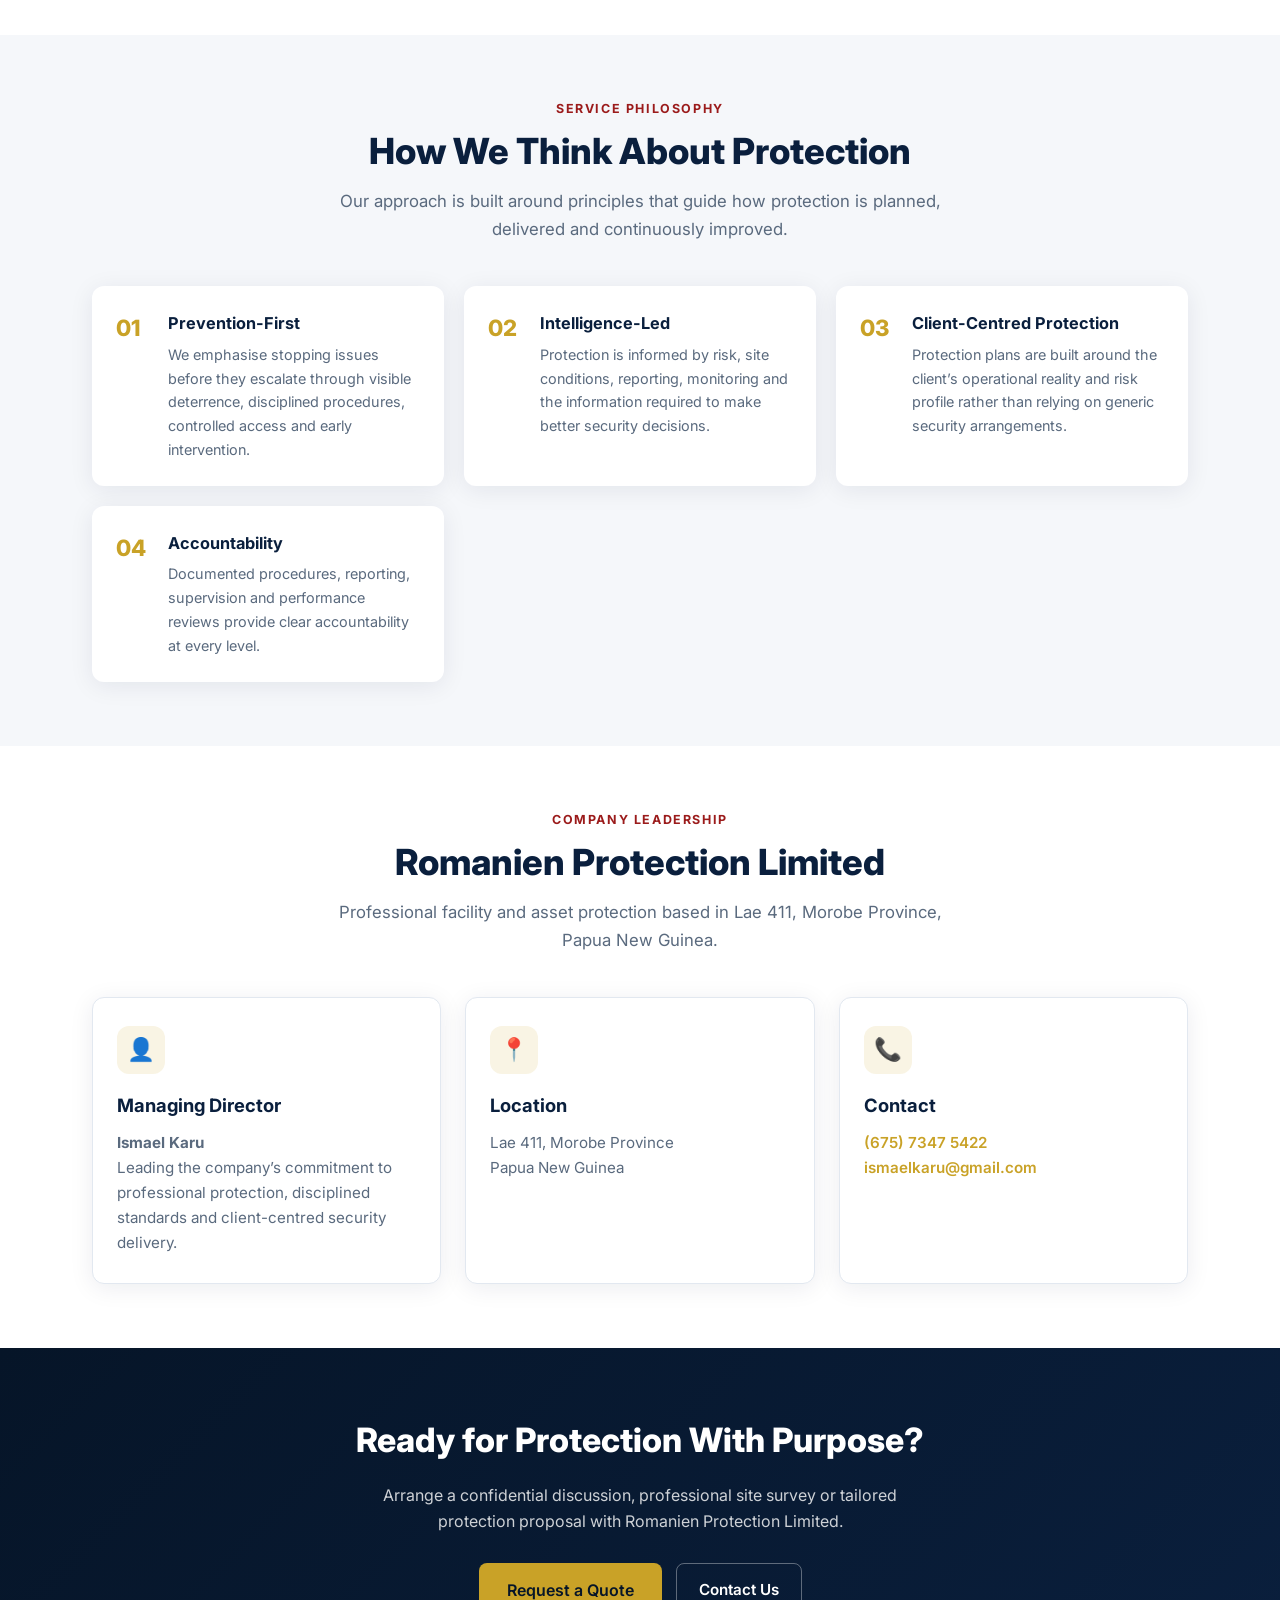
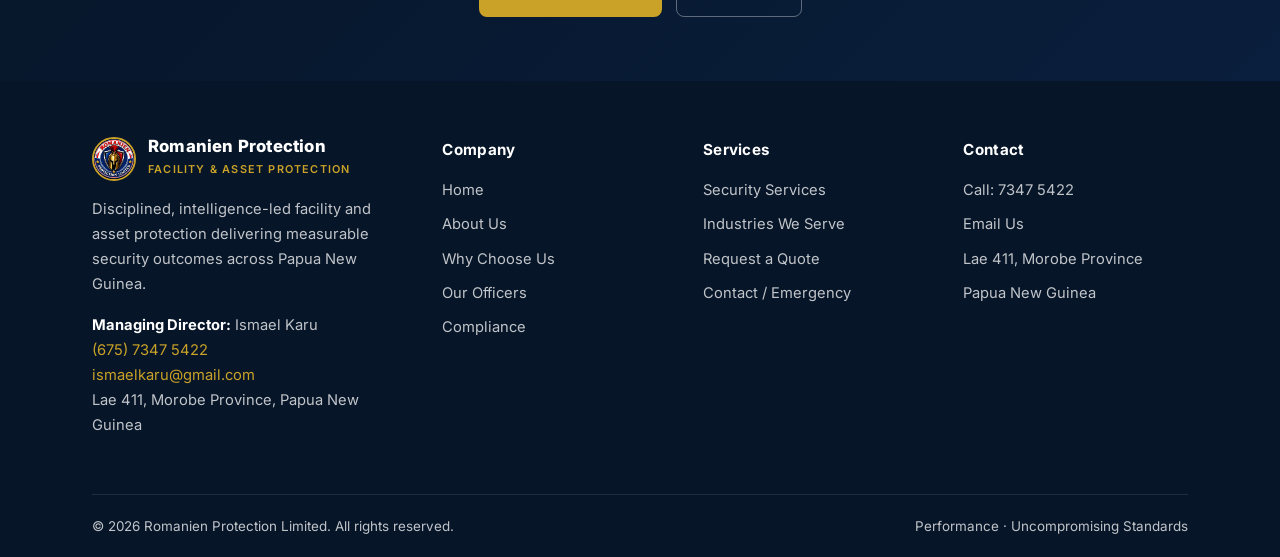
<file: about.html>
<!DOCTYPE html>
<html lang="en">
<head>
    <meta charset="UTF-8">
    <meta name="viewport" content="width=device-width, initial-scale=1.0">
    <title>About Us | Romanien Protection Limited</title>
    <meta name="description" content="Learn about Romanien Protection Limited — professional facility and asset protection in Papua New Guinea led by Ismael Karu.">
    <link rel="preconnect" href="https://fonts.googleapis.com">
    <link rel="preconnect" href="https://fonts.gstatic.com" crossorigin>
    <link href="https://fonts.googleapis.com/css2?family=Inter:wght@400;500;600;700;800&display=swap" rel="stylesheet">
    <style>
        :root {
            --navy: #0a1f3d;
            --navy-dark: #061528;
            --navy-mid: #122a4a;
            --gold: #c9a227;
            --gold-hover: #b8911f;
            --gold-light: rgba(201, 162, 39, 0.12);
            --text: #1a2332;
            --text-muted: #5a6a7e;
            --bg: #f5f7fa;
            --white: #ffffff;
            --border: #e2e8f0;
            --radius: 12px;
            --shadow: 0 4px 24px rgba(10, 31, 61, 0.08);
            --shadow-lg: 0 16px 48px rgba(10, 31, 61, 0.14);
        }
        * { margin: 0; padding: 0; box-sizing: border-box; }
        body { font-family: 'Inter', system-ui, sans-serif; color: var(--text); background: var(--bg); line-height: 1.65; }
        .container { max-width: 1140px; margin: 0 auto; padding: 0 22px; }
        a { text-decoration: none; color: inherit; }
        img { max-width: 100%; display: block; }

        /* Header */
        .top-bar { background: var(--navy-dark); color: rgba(255,255,255,0.7); font-size: 0.82rem; padding: 8px 0; }
        .top-bar .container { display: flex; justify-content: space-between; align-items: center; flex-wrap: wrap; gap: 8px; }
        .top-bar a { color: rgba(255,255,255,0.85); }
        .top-bar a:hover { color: var(--gold); }
        header { background: var(--navy); position: sticky; top: 0; z-index: 1000; border-bottom: 3px solid var(--gold); }
        .header-inner { display: flex; align-items: center; justify-content: space-between; padding: 14px 0; gap: 20px; }
        .logo { display: flex; align-items: center; gap: 12px; }
        .logo img { width: 52px; height: 52px; border-radius: 50%; object-fit: cover; border: 2px solid var(--gold); }
        .logo-text h1 { font-size: 1.22rem; font-weight: 800; color: white; line-height: 1.15; letter-spacing: 0.2px; }
        .logo-text span { font-size: 0.68rem; color: var(--gold); font-weight: 600; letter-spacing: 1.2px; text-transform: uppercase; }
        .desktop-nav { display: flex; list-style: none; gap: 2px; flex-wrap: wrap; align-items: center; }
        .desktop-nav a { color: rgba(255,255,255,0.88); padding: 8px 11px; border-radius: 6px; font-size: 0.86rem; font-weight: 500; transition: all 0.2s; }
        .desktop-nav a:hover, .desktop-nav a.active { background: rgba(255,255,255,0.12); color: white; }
        .nav-cta { background: #9b1b1b !important; color: white !important; font-weight: 600 !important; padding: 9px 16px !important; border-radius: 8px !important; }
        .nav-cta:hover { background: #7f1616 !important; }
        .mobile-toggle { display: none; background: none; border: none; color: white; font-size: 1.7rem; cursor: pointer; padding: 6px; }

        /* Mobile menu */
        .mobile-menu { display: none; position: fixed; inset: 0; z-index: 2000; background: var(--navy); flex-direction: column; overflow-y: auto; }
        .mobile-menu.open { display: flex; }
        .mobile-menu-header { display: flex; justify-content: space-between; align-items: center; padding: 16px 20px; border-bottom: 1px solid rgba(255,255,255,0.1); }
        .mobile-close { background: none; border: none; color: white; font-size: 1.8rem; cursor: pointer; }
        .mobile-nav { list-style: none; padding: 16px 12px 30px; }
        .mobile-nav a { display: block; color: rgba(255,255,255,0.92); padding: 14px 16px; font-size: 1.05rem; font-weight: 500; border-radius: 8px; }
        .mobile-nav a:hover, .mobile-nav a.active { background: rgba(255,255,255,0.1); }
        .mobile-contact { margin-top: auto; padding: 24px; border-top: 1px solid rgba(255,255,255,0.1); color: rgba(255,255,255,0.8); font-size: 0.9rem; }
        .mobile-contact a { color: var(--gold); }

        /* Hero */
        .hero { background: linear-gradient(135deg, var(--navy) 0%, var(--navy-mid) 55%, #0d2b4d 100%); color: white; padding: 70px 0 80px; position: relative; overflow: hidden; }
        .hero::before { content: ''; position: absolute; inset: 0; background: radial-gradient(ellipse at 70% 20%, rgba(201,162,39,0.08) 0%, transparent 55%); pointer-events: none; }
        .hero-grid { display: grid; grid-template-columns: 1.15fr 0.85fr; gap: 48px; align-items: center; position: relative; }
        .hero-badge { display: inline-block; font-size: 0.78rem; font-weight: 700; letter-spacing: 1.5px; text-transform: uppercase; color: var(--gold); border-left: 3px solid var(--gold); padding-left: 12px; margin-bottom: 18px; }
        .hero h2 { font-size: clamp(2.1rem, 4.5vw, 3rem); font-weight: 800; line-height: 1.15; margin-bottom: 18px; }
        .hero h2 span { color: var(--gold); }
        .hero-lead { font-size: 1.08rem; color: rgba(255,255,255,0.88); max-width: 520px; margin-bottom: 28px; }
        .hero-btns { display: flex; flex-wrap: wrap; gap: 12px; margin-bottom: 36px; }
        .btn { display: inline-flex; align-items: center; gap: 8px; padding: 13px 22px; border-radius: 8px; font-weight: 600; font-size: 0.95rem; transition: all 0.2s; border: none; cursor: pointer; }
        .btn-primary { background: var(--gold); color: var(--navy-dark); }
        .btn-primary:hover { background: var(--gold-hover); transform: translateY(-1px); }
        .btn-outline { background: transparent; color: white; border: 1.5px solid rgba(255,255,255,0.35); }
        .btn-outline:hover { border-color: white; background: rgba(255,255,255,0.08); }
        .hero-stats { display: grid; grid-template-columns: repeat(4, 1fr); gap: 12px; }
        .stat-box { background: rgba(255,255,255,0.06); border: 1px solid rgba(255,255,255,0.1); border-radius: 10px; padding: 14px 10px; text-align: center; }
        .stat-box strong { display: block; color: var(--gold); font-size: 1.05rem; font-weight: 700; }
        .stat-box span { font-size: 0.72rem; color: rgba(255,255,255,0.7); text-transform: uppercase; letter-spacing: 0.4px; }
        .hero-card { background: rgba(255,255,255,0.07); border: 1px solid rgba(255,255,255,0.12); border-radius: 16px; padding: 28px 24px; backdrop-filter: blur(8px); }
        .hero-card .card-logo { width: 90px; height: 90px; margin: 0 auto 16px; border-radius: 50%; border: 3px solid var(--gold); object-fit: cover; }
        .hero-card h3 { text-align: center; color: var(--gold); font-size: 1.1rem; margin-bottom: 16px; }
        .hero-card ul { list-style: none; }
        .hero-card li { padding: 7px 0; font-size: 0.92rem; color: rgba(255,255,255,0.9); display: flex; gap: 10px; align-items: flex-start; }
        .hero-card li::before { content: '✓'; color: var(--gold); font-weight: 700; flex-shrink: 0; }

        /* Sections */
        section { padding: 72px 0; }
        .section-label { font-size: 0.78rem; font-weight: 700; letter-spacing: 1.6px; text-transform: uppercase; color: #9b1b1b; margin-bottom: 10px; text-align: center; }
        .section-title { font-size: clamp(1.7rem, 3.5vw, 2.25rem); font-weight: 800; text-align: center; color: var(--navy); margin-bottom: 14px; line-height: 1.25; }
        .section-lead { text-align: center; color: var(--text-muted); max-width: 640px; margin: 0 auto 42px; font-size: 1.05rem; }

        /* Value props */
        .value-grid { display: grid; grid-template-columns: repeat(3, 1fr); gap: 24px; }
        .value-card { background: var(--white); border-radius: var(--radius); padding: 28px 24px; box-shadow: var(--shadow); border: 1px solid var(--border); transition: transform 0.2s, box-shadow 0.2s; }
        .value-card:hover { transform: translateY(-4px); box-shadow: var(--shadow-lg); }
        .value-icon { width: 48px; height: 48px; background: var(--gold-light); border-radius: 12px; display: flex; align-items: center; justify-content: center; font-size: 1.4rem; margin-bottom: 16px; }
        .value-card h3 { font-size: 1.15rem; font-weight: 700; color: var(--navy); margin-bottom: 10px; }
        .value-card p { color: var(--text-muted); font-size: 0.95rem; }

        /* Services preview */
        .services-grid { display: grid; grid-template-columns: repeat(3, 1fr); gap: 24px; }
        .service-card { background: var(--white); border-radius: var(--radius); padding: 28px 24px; box-shadow: var(--shadow); border-top: 4px solid var(--gold); }
        .service-card h3 { font-size: 1.12rem; font-weight: 700; color: var(--navy); margin-bottom: 14px; }
        .service-card ul { list-style: none; }
        .service-card li { padding: 6px 0; font-size: 0.92rem; color: var(--text-muted); padding-left: 18px; position: relative; }
        .service-card li::before { content: '•'; color: var(--gold); position: absolute; left: 0; font-weight: 700; }

        /* Strengths */
        .strengths-grid { display: grid; grid-template-columns: repeat(3, 1fr); gap: 20px; }
        .strength-item { background: var(--white); border-radius: var(--radius); padding: 24px; box-shadow: var(--shadow); display: flex; gap: 16px; }
        .strength-num { font-size: 1.4rem; font-weight: 800; color: var(--gold); min-width: 36px; }
        .strength-item h4 { font-size: 1.02rem; font-weight: 700; color: var(--navy); margin-bottom: 6px; }
        .strength-item p { font-size: 0.9rem; color: var(--text-muted); }

        /* Industries */
        .industries-grid { display: grid; grid-template-columns: repeat(3, 1fr); gap: 20px; }
        .industry-card { background: var(--white); border-radius: var(--radius); padding: 24px; box-shadow: var(--shadow); border: 1px solid var(--border); transition: border-color 0.2s; }
        .industry-card:hover { border-color: var(--gold); }
        .industry-card .icon { font-size: 1.6rem; margin-bottom: 12px; }
        .industry-card h4 { font-size: 1.05rem; font-weight: 700; color: var(--navy); margin-bottom: 8px; }
        .industry-card p { font-size: 0.9rem; color: var(--text-muted); }

        /* Outcomes */
        .outcomes { background: var(--navy); color: white; }
        .outcomes .section-title { color: white; }
        .outcomes .section-lead { color: rgba(255,255,255,0.75); }
        .outcomes-list { display: flex; flex-wrap: wrap; justify-content: center; gap: 12px; }
        .outcome-tag { background: rgba(255,255,255,0.08); border: 1px solid rgba(255,255,255,0.15); border-radius: 50px; padding: 10px 20px; font-size: 0.92rem; font-weight: 500; }

        /* Promise */
        .promise-grid { display: grid; grid-template-columns: repeat(3, 1fr); gap: 24px; }
        .promise-card { text-align: center; padding: 28px 20px; background: var(--white); border-radius: var(--radius); box-shadow: var(--shadow); }
        .promise-card .icon { font-size: 2rem; margin-bottom: 14px; }
        .promise-card h3 { font-size: 1.1rem; font-weight: 700; color: var(--navy); margin-bottom: 10px; }
        .promise-card p { font-size: 0.92rem; color: var(--text-muted); }

        /* CTA */
        .cta-band { background: linear-gradient(135deg, var(--navy-dark), var(--navy)); color: white; padding: 64px 0; text-align: center; }
        .cta-band h2 { font-size: clamp(1.6rem, 3vw, 2.1rem); font-weight: 800; margin-bottom: 14px; }
        .cta-band p { color: rgba(255,255,255,0.8); max-width: 560px; margin: 0 auto 28px; }
        .cta-band .btn-primary { font-size: 1rem; padding: 14px 28px; }

        /* Footer */
        footer { background: var(--navy-dark); color: rgba(255,255,255,0.75); padding: 56px 0 0; font-size: 0.92rem; }
        .footer-grid { display: grid; grid-template-columns: 1.4fr 1fr 1fr 1fr; gap: 36px; padding-bottom: 40px; border-bottom: 1px solid rgba(255,255,255,0.1); }
        .footer-brand .logo { margin-bottom: 16px; }
        .footer-brand p { margin-bottom: 16px; line-height: 1.7; }
        .footer-col h4 { color: white; font-size: 0.95rem; font-weight: 700; margin-bottom: 16px; letter-spacing: 0.3px; }
        .footer-col ul { list-style: none; }
        .footer-col li { margin-bottom: 10px; }
        .footer-col a:hover { color: var(--gold); }
        .footer-bottom { padding: 20px 0; display: flex; justify-content: space-between; flex-wrap: wrap; gap: 10px; font-size: 0.84rem; }
        .footer-contact a { color: var(--gold); }

        /* Utilities */
        .text-center { text-align: center; }
        .mt-32 { margin-top: 32px; }
        .mb-0 { margin-bottom: 0; }

        @media (max-width: 980px) {
            .hero-grid, .value-grid, .services-grid, .strengths-grid, .industries-grid, .promise-grid { grid-template-columns: 1fr 1fr; }
            .footer-grid { grid-template-columns: 1fr 1fr; }
            .hero-stats { grid-template-columns: repeat(2, 1fr); }
        }
        @media (max-width: 720px) {
            .desktop-nav { display: none; }
            .mobile-toggle { display: block; }
            .hero-grid, .value-grid, .services-grid, .strengths-grid, .industries-grid, .promise-grid, .footer-grid { grid-template-columns: 1fr; }
            .hero { padding: 48px 0 56px; }
            .hero-stats { grid-template-columns: repeat(2, 1fr); }
            section { padding: 52px 0; }
        }
    
        /* Page hero (inner pages) */
        .page-hero { background: linear-gradient(135deg, var(--navy) 0%, var(--navy-mid) 100%); color: white; padding: 56px 0 60px; }
        .page-hero .hero-badge { margin-bottom: 14px; }
        .page-hero h1 { font-size: clamp(1.9rem, 4vw, 2.6rem); font-weight: 800; line-height: 1.2; margin-bottom: 16px; }
        .page-hero h1 em { color: var(--gold); font-style: normal; }
        .page-hero .lead { font-size: 1.08rem; color: rgba(255,255,255,0.88); max-width: 620px; margin-bottom: 24px; }
        .page-stats { display: flex; flex-wrap: wrap; gap: 12px; margin-top: 8px; }
        .page-stats .stat-box { min-width: 120px; }
        .content-section { padding: 64px 0; }
        .two-col { display: grid; grid-template-columns: 1fr 1fr; gap: 40px; align-items: start; }
        .card-list { list-style: none; }
        .card-list li { padding: 8px 0; padding-left: 22px; position: relative; color: var(--text-muted); }
        .card-list li::before { content: '✓'; color: var(--gold); position: absolute; left: 0; font-weight: 700; }
        .info-box { background: var(--white); border-radius: var(--radius); padding: 28px; box-shadow: var(--shadow); border: 1px solid var(--border); margin-bottom: 20px; }
        .info-box h3 { color: var(--navy); font-size: 1.1rem; margin-bottom: 10px; }
        .form-group { margin-bottom: 18px; }
        .form-group label { display: block; font-weight: 600; font-size: 0.9rem; margin-bottom: 6px; color: var(--navy); }
        .form-group input, .form-group select, .form-group textarea {
            width: 100%; padding: 12px 14px; border: 1.5px solid var(--border); border-radius: 8px;
            font-family: inherit; font-size: 0.95rem; transition: border-color 0.2s;
        }
        .form-group input:focus, .form-group select:focus, .form-group textarea:focus {
            outline: none; border-color: var(--gold);
        }
        .form-row { display: grid; grid-template-columns: 1fr 1fr; gap: 16px; }
        .form-note { background: var(--gold-light); border-left: 4px solid var(--gold); padding: 14px 16px; border-radius: 0 8px 8px 0; font-size: 0.9rem; color: var(--text); margin-bottom: 24px; }
        .contact-cards { display: grid; grid-template-columns: repeat(3, 1fr); gap: 20px; }
        .contact-card { background: var(--white); border-radius: var(--radius); padding: 28px 22px; text-align: center; box-shadow: var(--shadow); border: 1px solid var(--border); }
        .contact-card .icon { font-size: 1.8rem; margin-bottom: 12px; }
        .contact-card h3 { font-size: 1.05rem; color: var(--navy); margin-bottom: 8px; }
        .contact-card a { color: var(--gold); font-weight: 600; }
        .urgent-box { background: #9b1b1b; color: white; border-radius: var(--radius); padding: 28px; text-align: center; }
        .urgent-box a { color: white; font-weight: 700; text-decoration: underline; }
        @media (max-width: 720px) {
            .two-col, .form-row, .contact-cards { grid-template-columns: 1fr; }
        }
</style>
</head>
<body>

    <div class="top-bar">
        <div class="container">
            <span>Facility & Asset Protection · Papua New Guinea</span>
            <span>
                <a href="tel:+67573475422">(675) 7347 5422</a> · 
                <a href="mailto:ismaelkaru@gmail.com">ismaelkaru@gmail.com</a>
            </span>
        </div>
    </div>
    <header>
        <div class="container header-inner">
            <a href="index.html" class="logo">
                <img src="logo.jpg" alt="Romanien Protection Limited logo">
                <div class="logo-text">
                    <h1>Romanien Protection</h1>
                    <span>Facility & Asset Protection</span>
                </div>
            </a>
            <nav>
                <ul class="desktop-nav">
                    <li><a href="index.html">Home</a></li>
                    <li><a href="about.html" class="active">About Us</a></li>
                    <li><a href="services.html">Security Services</a></li>
                    <li><a href="industries.html">Industries</a></li>
                    <li><a href="security-officers.html">Officers</a></li>
                    <li><a href="why-us.html">Why Choose Us</a></li>
                    <li><a href="quote.html">Request a Quote</a></li>
                    <li><a href="contact.html" class="nav-cta">Contact / Emergency</a></li>
                </ul>
            </nav>
            <button class="mobile-toggle" aria-label="Open menu" onclick="document.getElementById('mobileMenu').classList.add('open')">☰</button>
        </div>
    </header>
    <div class="mobile-menu" id="mobileMenu">
        <div class="mobile-menu-header">
            <div class="logo">
                <img src="logo.jpg" alt="Logo" style="width:42px;height:42px;border-radius:50%;border:2px solid var(--gold);">
                <div class="logo-text"><h1 style="font-size:1.1rem;color:white;">Romanien Protection</h1></div>
            </div>
            <button class="mobile-close" onclick="document.getElementById('mobileMenu').classList.remove('open')">×</button>
        </div>
        <ul class="mobile-nav">
            <li><a href="index.html">Home</a></li>
            <li><a href="about.html">About Us</a></li>
            <li><a href="services.html">Security Services</a></li>
            <li><a href="industries.html">Industries</a></li>
            <li><a href="security-officers.html">Our Security Officers</a></li>
            <li><a href="compliance.html">Compliance & Licensing</a></li>
            <li><a href="why-us.html">Why Choose Us</a></li>
            <li><a href="quote.html">Request a Quote</a></li>
            <li><a href="contact.html">Contact / Emergency</a></li>
        </ul>
        <div class="mobile-contact">
            <strong style="color:var(--gold);">Contact</strong><br>
            <a href="tel:+67573475422">(675) 7347 5422</a><br>
            <a href="mailto:ismaelkaru@gmail.com">ismaelkaru@gmail.com</a><br>
            Lae 411, Morobe Province, PNG
        </div>
    </div>


    <section class="page-hero">
        <div class="container">
            <div class="hero-badge">About Romanien Protection Limited</div>
            <h1>Protection With <em>Purpose.</em></h1>
            <p class="lead">Romanien Protection Limited is a professional security and facility-protection organisation dedicated to safeguarding people, property and critical assets through disciplined operational standards, modern protective technologies and measurable security outcomes.</p>
            <div class="page-stats">
                <div class="stat-box"><strong>Prevention</strong><span>First Mindset</span></div>
                <div class="stat-box"><strong>Intelligence</strong><span>Led Protection</span></div>
                <div class="stat-box"><strong>Client</strong><span>Centred Service</span></div>
                <div class="stat-box"><strong>Measurable</strong><span>Security Outcomes</span></div>
            </div>
        </div>
    </section>

    <section class="content-section">
        <div class="container">
            <div class="section-label">Who We Are</div>
            <h2 class="section-title">Professional Security. Reliable Protection.</h2>
            <p class="section-lead">Romanien Protection Limited is built for clients who require more than basic guarding — they require confidence, accountability and measurable security outcomes.</p>
            <div class="value-grid">
                <div class="value-card">
                    <div class="value-icon">🛡️</div>
                    <h3>Our Organisation</h3>
                    <p>Dedicated to safeguarding people, property and critical assets across commercial, industrial, institutional and high-value sites.</p>
                </div>
                <div class="value-card">
                    <div class="value-icon">⚙️</div>
                    <h3>How We Operate</h3>
                    <p>We combine disciplined operational standards with modern protective technologies to deliver reliable, high-visibility protection.</p>
                </div>
                <div class="value-card">
                    <div class="value-icon">🎯</div>
                    <h3>Our Commitment</h3>
                    <p>Built on integrity, rapid response capability and continuous improvement, we work as a security partner focused on reducing risk.</p>
                </div>
            </div>
        </div>
    </section>

    <section class="content-section" style="background:var(--white);">
        <div class="container">
            <div class="section-label">Our Purpose</div>
            <h2 class="section-title">To Give Clients Confidence</h2>
            <p class="section-lead">Security should do more than react to incidents. It should actively protect people, property and operations while creating strategic value for the client.</p>
            <div class="outcomes-list" style="margin-top:24px;">
                <span class="outcome-tag" style="background:var(--navy);color:white;">Protect Lives</span>
                <span class="outcome-tag" style="background:var(--navy);color:white;">Preserve Property Value</span>
                <span class="outcome-tag" style="background:var(--navy);color:white;">Reduce Risk Exposure</span>
                <span class="outcome-tag" style="background:var(--navy);color:white;">Support Business Continuity</span>
                <span class="outcome-tag" style="background:var(--navy);color:white;">Deliver Professional Peace of Mind</span>
            </div>
        </div>
    </section>

    <section class="content-section">
        <div class="container">
            <div class="section-label">Service Philosophy</div>
            <h2 class="section-title">How We Think About Protection</h2>
            <p class="section-lead">Our approach is built around principles that guide how protection is planned, delivered and continuously improved.</p>
            <div class="strengths-grid">
                <div class="strength-item"><div class="strength-num">01</div><div><h4>Prevention-First</h4><p>We emphasise stopping issues before they escalate through visible deterrence, disciplined procedures, controlled access and early intervention.</p></div></div>
                <div class="strength-item"><div class="strength-num">02</div><div><h4>Intelligence-Led</h4><p>Protection is informed by risk, site conditions, reporting, monitoring and the information required to make better security decisions.</p></div></div>
                <div class="strength-item"><div class="strength-num">03</div><div><h4>Client-Centred Protection</h4><p>Protection plans are built around the client’s operational reality and risk profile rather than relying on generic security arrangements.</p></div></div>
                <div class="strength-item"><div class="strength-num">04</div><div><h4>Accountability</h4><p>Documented procedures, reporting, supervision and performance reviews provide clear accountability at every level.</p></div></div>
            </div>
        </div>
    </section>

    <section class="content-section" style="background:var(--white);">
        <div class="container">
            <div class="section-label">Company Leadership</div>
            <h2 class="section-title">Romanien Protection Limited</h2>
            <p class="section-lead">Professional facility and asset protection based in Lae 411, Morobe Province, Papua New Guinea.</p>
            <div class="value-grid">
                <div class="value-card">
                    <div class="value-icon">👤</div>
                    <h3>Managing Director</h3>
                    <p><strong>Ismael Karu</strong><br>Leading the company’s commitment to professional protection, disciplined standards and client-centred security delivery.</p>
                </div>
                <div class="value-card">
                    <div class="value-icon">📍</div>
                    <h3>Location</h3>
                    <p>Lae 411, Morobe Province<br>Papua New Guinea</p>
                </div>
                <div class="value-card">
                    <div class="value-icon">📞</div>
                    <h3>Contact</h3>
                    <p><a href="tel:+67573475422" style="color:var(--gold);font-weight:600;">(675) 7347 5422</a><br>
                    <a href="mailto:ismaelkaru@gmail.com" style="color:var(--gold);font-weight:600;">ismaelkaru@gmail.com</a></p>
                </div>
            </div>
        </div>
    </section>

    <section class="cta-band">
        <div class="container">
            <h2>Ready for Protection With Purpose?</h2>
            <p>Arrange a confidential discussion, professional site survey or tailored protection proposal with Romanien Protection Limited.</p>
            <div style="display:flex;gap:14px;justify-content:center;flex-wrap:wrap;">
                <a href="quote.html" class="btn btn-primary">Request a Quote</a>
                <a href="contact.html" class="btn btn-outline">Contact Us</a>
            </div>
        </div>
    </section>


    <footer>
        <div class="container">
            <div class="footer-grid">
                <div class="footer-brand">
                    <a href="index.html" class="logo">
                        <img src="logo.jpg" alt="Logo" style="width:44px;height:44px;border-radius:50%;border:2px solid var(--gold);">
                        <div class="logo-text">
                            <h1 style="font-size:1.05rem;color:white;">Romanien Protection</h1>
                            <span>Facility & Asset Protection</span>
                        </div>
                    </a>
                    <p>Disciplined, intelligence-led facility and asset protection delivering measurable security outcomes across Papua New Guinea.</p>
                    <p class="footer-contact">
                        <strong style="color:white;">Managing Director:</strong> Ismael Karu<br>
                        <a href="tel:+67573475422">(675) 7347 5422</a><br>
                        <a href="mailto:ismaelkaru@gmail.com">ismaelkaru@gmail.com</a><br>
                        Lae 411, Morobe Province, Papua New Guinea
                    </p>
                </div>
                <div class="footer-col">
                    <h4>Company</h4>
                    <ul>
                        <li><a href="index.html">Home</a></li>
                        <li><a href="about.html">About Us</a></li>
                        <li><a href="why-us.html">Why Choose Us</a></li>
                        <li><a href="security-officers.html">Our Officers</a></li>
                        <li><a href="compliance.html">Compliance</a></li>
                    </ul>
                </div>
                <div class="footer-col">
                    <h4>Services</h4>
                    <ul>
                        <li><a href="services.html">Security Services</a></li>
                        <li><a href="industries.html">Industries We Serve</a></li>
                        <li><a href="quote.html">Request a Quote</a></li>
                        <li><a href="contact.html">Contact / Emergency</a></li>
                    </ul>
                </div>
                <div class="footer-col">
                    <h4>Contact</h4>
                    <ul>
                        <li><a href="tel:+67573475422">Call: 7347 5422</a></li>
                        <li><a href="mailto:ismaelkaru@gmail.com">Email Us</a></li>
                        <li>Lae 411, Morobe Province</li>
                        <li>Papua New Guinea</li>
                    </ul>
                </div>
            </div>
            <div class="footer-bottom">
                <span>© 2026 Romanien Protection Limited. All rights reserved.</span>
                <span>Performance · Uncompromising Standards</span>
            </div>
        </div>
    </footer>
    <script>
        document.querySelectorAll('.mobile-nav a').forEach(a => {
            a.addEventListener('click', () => document.getElementById('mobileMenu').classList.remove('open'));
        });
    </script>

</body>
</html>
</file>
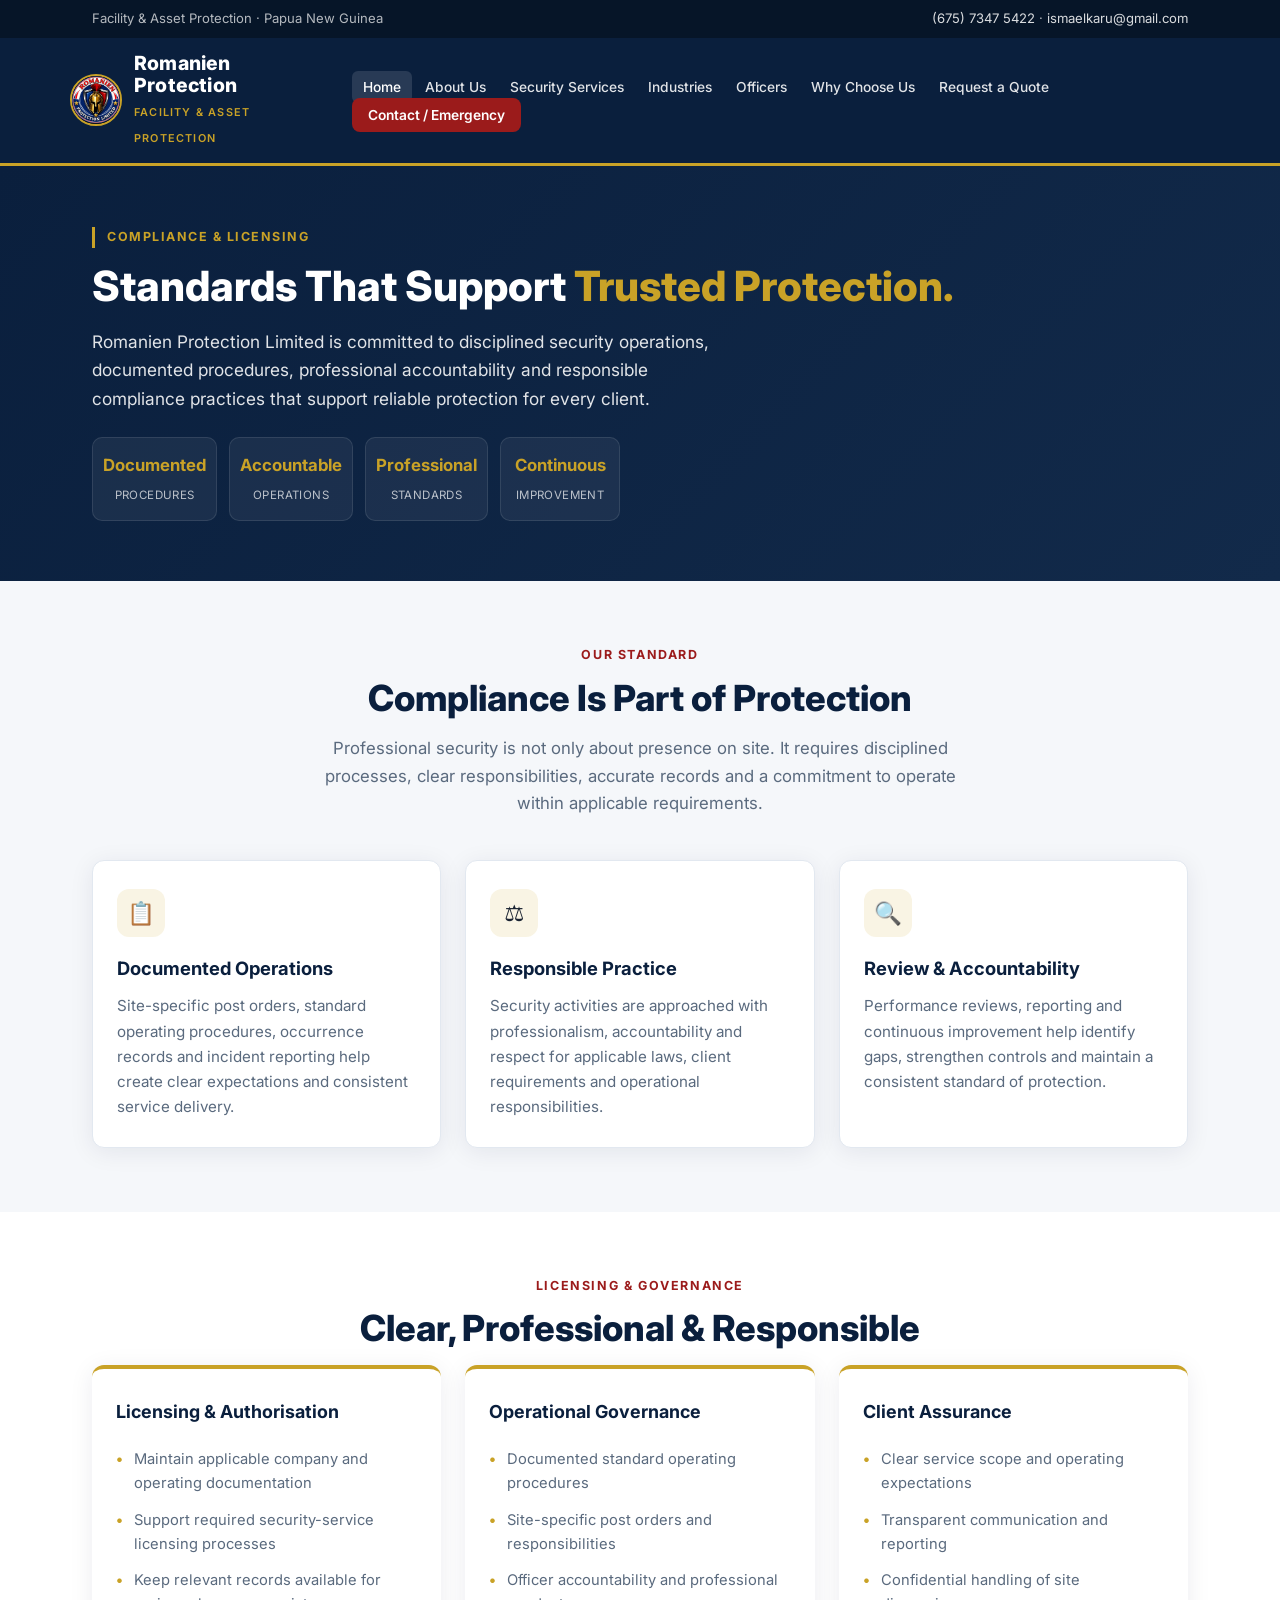
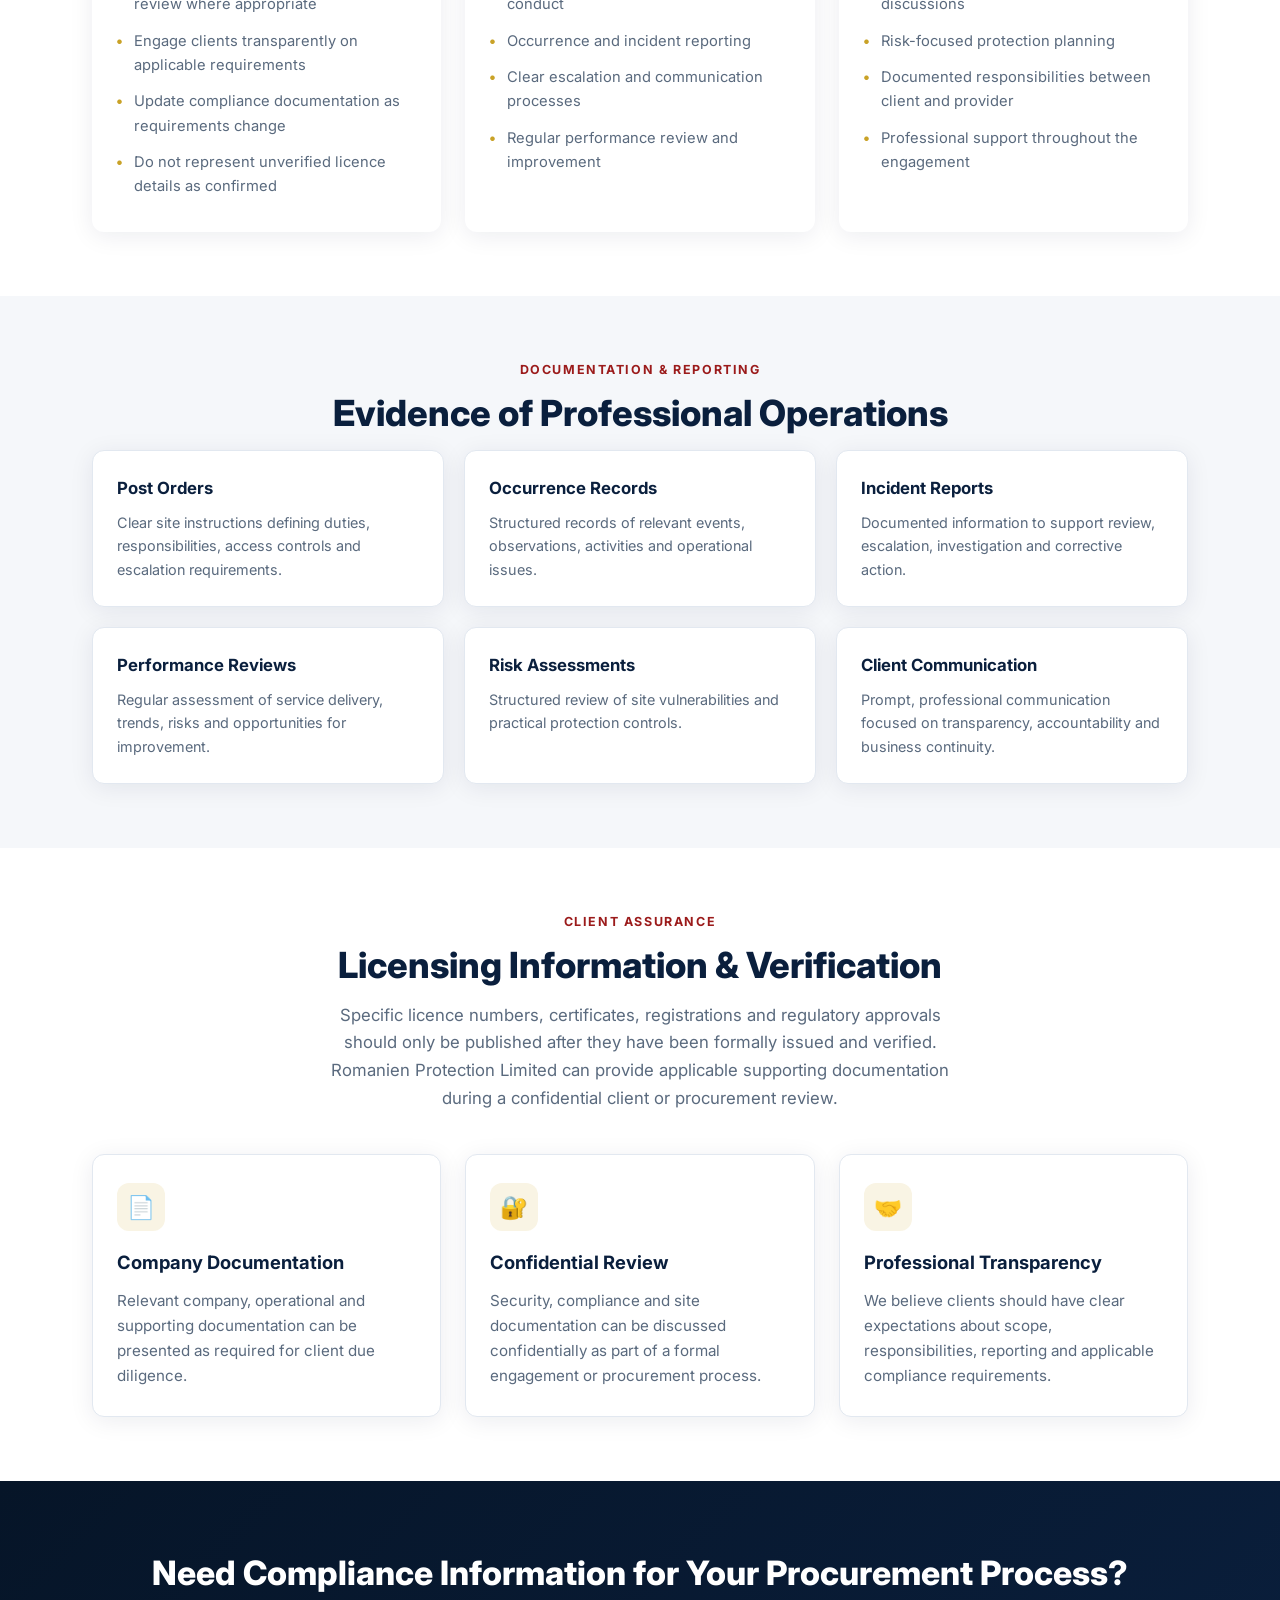
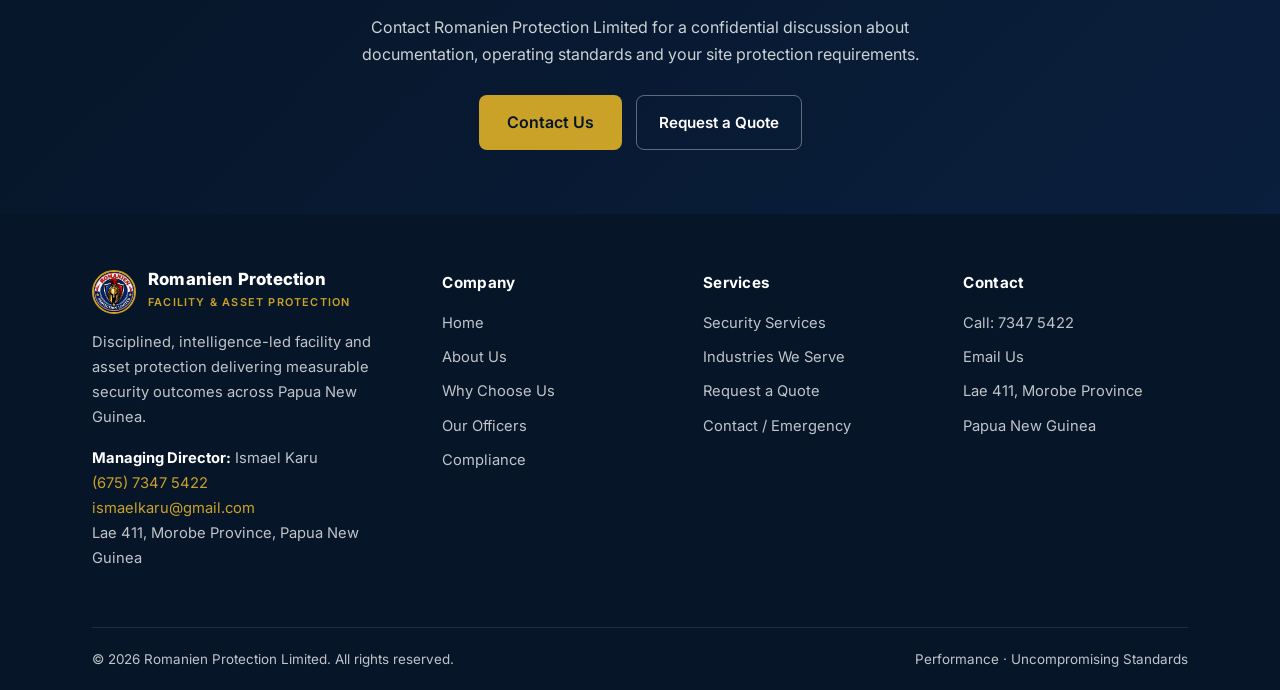
<file: compliance.html>
<!DOCTYPE html>
<html lang="en">
<head>
    <meta charset="UTF-8">
    <meta name="viewport" content="width=device-width, initial-scale=1.0">
    <title>Compliance & Licensing | Romanien Protection Limited</title>
    <meta name="description" content="Documented procedures, professional accountability and responsible compliance practices at Romanien Protection Limited.">
    <link rel="preconnect" href="https://fonts.googleapis.com">
    <link rel="preconnect" href="https://fonts.gstatic.com" crossorigin>
    <link href="https://fonts.googleapis.com/css2?family=Inter:wght@400;500;600;700;800&display=swap" rel="stylesheet">
    <style>
        :root {
            --navy: #0a1f3d;
            --navy-dark: #061528;
            --navy-mid: #122a4a;
            --gold: #c9a227;
            --gold-hover: #b8911f;
            --gold-light: rgba(201, 162, 39, 0.12);
            --text: #1a2332;
            --text-muted: #5a6a7e;
            --bg: #f5f7fa;
            --white: #ffffff;
            --border: #e2e8f0;
            --radius: 12px;
            --shadow: 0 4px 24px rgba(10, 31, 61, 0.08);
            --shadow-lg: 0 16px 48px rgba(10, 31, 61, 0.14);
        }
        * { margin: 0; padding: 0; box-sizing: border-box; }
        body { font-family: 'Inter', system-ui, sans-serif; color: var(--text); background: var(--bg); line-height: 1.65; }
        .container { max-width: 1140px; margin: 0 auto; padding: 0 22px; }
        a { text-decoration: none; color: inherit; }
        img { max-width: 100%; display: block; }

        /* Header */
        .top-bar { background: var(--navy-dark); color: rgba(255,255,255,0.7); font-size: 0.82rem; padding: 8px 0; }
        .top-bar .container { display: flex; justify-content: space-between; align-items: center; flex-wrap: wrap; gap: 8px; }
        .top-bar a { color: rgba(255,255,255,0.85); }
        .top-bar a:hover { color: var(--gold); }
        header { background: var(--navy); position: sticky; top: 0; z-index: 1000; border-bottom: 3px solid var(--gold); }
        .header-inner { display: flex; align-items: center; justify-content: space-between; padding: 14px 0; gap: 20px; }
        .logo { display: flex; align-items: center; gap: 12px; }
        .logo img { width: 52px; height: 52px; border-radius: 50%; object-fit: cover; border: 2px solid var(--gold); }
        .logo-text h1 { font-size: 1.22rem; font-weight: 800; color: white; line-height: 1.15; letter-spacing: 0.2px; }
        .logo-text span { font-size: 0.68rem; color: var(--gold); font-weight: 600; letter-spacing: 1.2px; text-transform: uppercase; }
        .desktop-nav { display: flex; list-style: none; gap: 2px; flex-wrap: wrap; align-items: center; }
        .desktop-nav a { color: rgba(255,255,255,0.88); padding: 8px 11px; border-radius: 6px; font-size: 0.86rem; font-weight: 500; transition: all 0.2s; }
        .desktop-nav a:hover, .desktop-nav a.active { background: rgba(255,255,255,0.12); color: white; }
        .nav-cta { background: #9b1b1b !important; color: white !important; font-weight: 600 !important; padding: 9px 16px !important; border-radius: 8px !important; }
        .nav-cta:hover { background: #7f1616 !important; }
        .mobile-toggle { display: none; background: none; border: none; color: white; font-size: 1.7rem; cursor: pointer; padding: 6px; }

        /* Mobile menu */
        .mobile-menu { display: none; position: fixed; inset: 0; z-index: 2000; background: var(--navy); flex-direction: column; overflow-y: auto; }
        .mobile-menu.open { display: flex; }
        .mobile-menu-header { display: flex; justify-content: space-between; align-items: center; padding: 16px 20px; border-bottom: 1px solid rgba(255,255,255,0.1); }
        .mobile-close { background: none; border: none; color: white; font-size: 1.8rem; cursor: pointer; }
        .mobile-nav { list-style: none; padding: 16px 12px 30px; }
        .mobile-nav a { display: block; color: rgba(255,255,255,0.92); padding: 14px 16px; font-size: 1.05rem; font-weight: 500; border-radius: 8px; }
        .mobile-nav a:hover, .mobile-nav a.active { background: rgba(255,255,255,0.1); }
        .mobile-contact { margin-top: auto; padding: 24px; border-top: 1px solid rgba(255,255,255,0.1); color: rgba(255,255,255,0.8); font-size: 0.9rem; }
        .mobile-contact a { color: var(--gold); }

        /* Hero */
        .hero { background: linear-gradient(135deg, var(--navy) 0%, var(--navy-mid) 55%, #0d2b4d 100%); color: white; padding: 70px 0 80px; position: relative; overflow: hidden; }
        .hero::before { content: ''; position: absolute; inset: 0; background: radial-gradient(ellipse at 70% 20%, rgba(201,162,39,0.08) 0%, transparent 55%); pointer-events: none; }
        .hero-grid { display: grid; grid-template-columns: 1.15fr 0.85fr; gap: 48px; align-items: center; position: relative; }
        .hero-badge { display: inline-block; font-size: 0.78rem; font-weight: 700; letter-spacing: 1.5px; text-transform: uppercase; color: var(--gold); border-left: 3px solid var(--gold); padding-left: 12px; margin-bottom: 18px; }
        .hero h2 { font-size: clamp(2.1rem, 4.5vw, 3rem); font-weight: 800; line-height: 1.15; margin-bottom: 18px; }
        .hero h2 span { color: var(--gold); }
        .hero-lead { font-size: 1.08rem; color: rgba(255,255,255,0.88); max-width: 520px; margin-bottom: 28px; }
        .hero-btns { display: flex; flex-wrap: wrap; gap: 12px; margin-bottom: 36px; }
        .btn { display: inline-flex; align-items: center; gap: 8px; padding: 13px 22px; border-radius: 8px; font-weight: 600; font-size: 0.95rem; transition: all 0.2s; border: none; cursor: pointer; }
        .btn-primary { background: var(--gold); color: var(--navy-dark); }
        .btn-primary:hover { background: var(--gold-hover); transform: translateY(-1px); }
        .btn-outline { background: transparent; color: white; border: 1.5px solid rgba(255,255,255,0.35); }
        .btn-outline:hover { border-color: white; background: rgba(255,255,255,0.08); }
        .hero-stats { display: grid; grid-template-columns: repeat(4, 1fr); gap: 12px; }
        .stat-box { background: rgba(255,255,255,0.06); border: 1px solid rgba(255,255,255,0.1); border-radius: 10px; padding: 14px 10px; text-align: center; }
        .stat-box strong { display: block; color: var(--gold); font-size: 1.05rem; font-weight: 700; }
        .stat-box span { font-size: 0.72rem; color: rgba(255,255,255,0.7); text-transform: uppercase; letter-spacing: 0.4px; }
        .hero-card { background: rgba(255,255,255,0.07); border: 1px solid rgba(255,255,255,0.12); border-radius: 16px; padding: 28px 24px; backdrop-filter: blur(8px); }
        .hero-card .card-logo { width: 90px; height: 90px; margin: 0 auto 16px; border-radius: 50%; border: 3px solid var(--gold); object-fit: cover; }
        .hero-card h3 { text-align: center; color: var(--gold); font-size: 1.1rem; margin-bottom: 16px; }
        .hero-card ul { list-style: none; }
        .hero-card li { padding: 7px 0; font-size: 0.92rem; color: rgba(255,255,255,0.9); display: flex; gap: 10px; align-items: flex-start; }
        .hero-card li::before { content: '✓'; color: var(--gold); font-weight: 700; flex-shrink: 0; }

        /* Sections */
        section { padding: 72px 0; }
        .section-label { font-size: 0.78rem; font-weight: 700; letter-spacing: 1.6px; text-transform: uppercase; color: #9b1b1b; margin-bottom: 10px; text-align: center; }
        .section-title { font-size: clamp(1.7rem, 3.5vw, 2.25rem); font-weight: 800; text-align: center; color: var(--navy); margin-bottom: 14px; line-height: 1.25; }
        .section-lead { text-align: center; color: var(--text-muted); max-width: 640px; margin: 0 auto 42px; font-size: 1.05rem; }

        /* Value props */
        .value-grid { display: grid; grid-template-columns: repeat(3, 1fr); gap: 24px; }
        .value-card { background: var(--white); border-radius: var(--radius); padding: 28px 24px; box-shadow: var(--shadow); border: 1px solid var(--border); transition: transform 0.2s, box-shadow 0.2s; }
        .value-card:hover { transform: translateY(-4px); box-shadow: var(--shadow-lg); }
        .value-icon { width: 48px; height: 48px; background: var(--gold-light); border-radius: 12px; display: flex; align-items: center; justify-content: center; font-size: 1.4rem; margin-bottom: 16px; }
        .value-card h3 { font-size: 1.15rem; font-weight: 700; color: var(--navy); margin-bottom: 10px; }
        .value-card p { color: var(--text-muted); font-size: 0.95rem; }

        /* Services preview */
        .services-grid { display: grid; grid-template-columns: repeat(3, 1fr); gap: 24px; }
        .service-card { background: var(--white); border-radius: var(--radius); padding: 28px 24px; box-shadow: var(--shadow); border-top: 4px solid var(--gold); }
        .service-card h3 { font-size: 1.12rem; font-weight: 700; color: var(--navy); margin-bottom: 14px; }
        .service-card ul { list-style: none; }
        .service-card li { padding: 6px 0; font-size: 0.92rem; color: var(--text-muted); padding-left: 18px; position: relative; }
        .service-card li::before { content: '•'; color: var(--gold); position: absolute; left: 0; font-weight: 700; }

        /* Strengths */
        .strengths-grid { display: grid; grid-template-columns: repeat(3, 1fr); gap: 20px; }
        .strength-item { background: var(--white); border-radius: var(--radius); padding: 24px; box-shadow: var(--shadow); display: flex; gap: 16px; }
        .strength-num { font-size: 1.4rem; font-weight: 800; color: var(--gold); min-width: 36px; }
        .strength-item h4 { font-size: 1.02rem; font-weight: 700; color: var(--navy); margin-bottom: 6px; }
        .strength-item p { font-size: 0.9rem; color: var(--text-muted); }

        /* Industries */
        .industries-grid { display: grid; grid-template-columns: repeat(3, 1fr); gap: 20px; }
        .industry-card { background: var(--white); border-radius: var(--radius); padding: 24px; box-shadow: var(--shadow); border: 1px solid var(--border); transition: border-color 0.2s; }
        .industry-card:hover { border-color: var(--gold); }
        .industry-card .icon { font-size: 1.6rem; margin-bottom: 12px; }
        .industry-card h4 { font-size: 1.05rem; font-weight: 700; color: var(--navy); margin-bottom: 8px; }
        .industry-card p { font-size: 0.9rem; color: var(--text-muted); }

        /* Outcomes */
        .outcomes { background: var(--navy); color: white; }
        .outcomes .section-title { color: white; }
        .outcomes .section-lead { color: rgba(255,255,255,0.75); }
        .outcomes-list { display: flex; flex-wrap: wrap; justify-content: center; gap: 12px; }
        .outcome-tag { background: rgba(255,255,255,0.08); border: 1px solid rgba(255,255,255,0.15); border-radius: 50px; padding: 10px 20px; font-size: 0.92rem; font-weight: 500; }

        /* Promise */
        .promise-grid { display: grid; grid-template-columns: repeat(3, 1fr); gap: 24px; }
        .promise-card { text-align: center; padding: 28px 20px; background: var(--white); border-radius: var(--radius); box-shadow: var(--shadow); }
        .promise-card .icon { font-size: 2rem; margin-bottom: 14px; }
        .promise-card h3 { font-size: 1.1rem; font-weight: 700; color: var(--navy); margin-bottom: 10px; }
        .promise-card p { font-size: 0.92rem; color: var(--text-muted); }

        /* CTA */
        .cta-band { background: linear-gradient(135deg, var(--navy-dark), var(--navy)); color: white; padding: 64px 0; text-align: center; }
        .cta-band h2 { font-size: clamp(1.6rem, 3vw, 2.1rem); font-weight: 800; margin-bottom: 14px; }
        .cta-band p { color: rgba(255,255,255,0.8); max-width: 560px; margin: 0 auto 28px; }
        .cta-band .btn-primary { font-size: 1rem; padding: 14px 28px; }

        /* Footer */
        footer { background: var(--navy-dark); color: rgba(255,255,255,0.75); padding: 56px 0 0; font-size: 0.92rem; }
        .footer-grid { display: grid; grid-template-columns: 1.4fr 1fr 1fr 1fr; gap: 36px; padding-bottom: 40px; border-bottom: 1px solid rgba(255,255,255,0.1); }
        .footer-brand .logo { margin-bottom: 16px; }
        .footer-brand p { margin-bottom: 16px; line-height: 1.7; }
        .footer-col h4 { color: white; font-size: 0.95rem; font-weight: 700; margin-bottom: 16px; letter-spacing: 0.3px; }
        .footer-col ul { list-style: none; }
        .footer-col li { margin-bottom: 10px; }
        .footer-col a:hover { color: var(--gold); }
        .footer-bottom { padding: 20px 0; display: flex; justify-content: space-between; flex-wrap: wrap; gap: 10px; font-size: 0.84rem; }
        .footer-contact a { color: var(--gold); }

        /* Utilities */
        .text-center { text-align: center; }
        .mt-32 { margin-top: 32px; }
        .mb-0 { margin-bottom: 0; }

        @media (max-width: 980px) {
            .hero-grid, .value-grid, .services-grid, .strengths-grid, .industries-grid, .promise-grid { grid-template-columns: 1fr 1fr; }
            .footer-grid { grid-template-columns: 1fr 1fr; }
            .hero-stats { grid-template-columns: repeat(2, 1fr); }
        }
        @media (max-width: 720px) {
            .desktop-nav { display: none; }
            .mobile-toggle { display: block; }
            .hero-grid, .value-grid, .services-grid, .strengths-grid, .industries-grid, .promise-grid, .footer-grid { grid-template-columns: 1fr; }
            .hero { padding: 48px 0 56px; }
            .hero-stats { grid-template-columns: repeat(2, 1fr); }
            section { padding: 52px 0; }
        }
    
        /* Page hero (inner pages) */
        .page-hero { background: linear-gradient(135deg, var(--navy) 0%, var(--navy-mid) 100%); color: white; padding: 56px 0 60px; }
        .page-hero .hero-badge { margin-bottom: 14px; }
        .page-hero h1 { font-size: clamp(1.9rem, 4vw, 2.6rem); font-weight: 800; line-height: 1.2; margin-bottom: 16px; }
        .page-hero h1 em { color: var(--gold); font-style: normal; }
        .page-hero .lead { font-size: 1.08rem; color: rgba(255,255,255,0.88); max-width: 620px; margin-bottom: 24px; }
        .page-stats { display: flex; flex-wrap: wrap; gap: 12px; margin-top: 8px; }
        .page-stats .stat-box { min-width: 120px; }
        .content-section { padding: 64px 0; }
        .two-col { display: grid; grid-template-columns: 1fr 1fr; gap: 40px; align-items: start; }
        .card-list { list-style: none; }
        .card-list li { padding: 8px 0; padding-left: 22px; position: relative; color: var(--text-muted); }
        .card-list li::before { content: '✓'; color: var(--gold); position: absolute; left: 0; font-weight: 700; }
        .info-box { background: var(--white); border-radius: var(--radius); padding: 28px; box-shadow: var(--shadow); border: 1px solid var(--border); margin-bottom: 20px; }
        .info-box h3 { color: var(--navy); font-size: 1.1rem; margin-bottom: 10px; }
        .form-group { margin-bottom: 18px; }
        .form-group label { display: block; font-weight: 600; font-size: 0.9rem; margin-bottom: 6px; color: var(--navy); }
        .form-group input, .form-group select, .form-group textarea {
            width: 100%; padding: 12px 14px; border: 1.5px solid var(--border); border-radius: 8px;
            font-family: inherit; font-size: 0.95rem; transition: border-color 0.2s;
        }
        .form-group input:focus, .form-group select:focus, .form-group textarea:focus {
            outline: none; border-color: var(--gold);
        }
        .form-row { display: grid; grid-template-columns: 1fr 1fr; gap: 16px; }
        .form-note { background: var(--gold-light); border-left: 4px solid var(--gold); padding: 14px 16px; border-radius: 0 8px 8px 0; font-size: 0.9rem; color: var(--text); margin-bottom: 24px; }
        .contact-cards { display: grid; grid-template-columns: repeat(3, 1fr); gap: 20px; }
        .contact-card { background: var(--white); border-radius: var(--radius); padding: 28px 22px; text-align: center; box-shadow: var(--shadow); border: 1px solid var(--border); }
        .contact-card .icon { font-size: 1.8rem; margin-bottom: 12px; }
        .contact-card h3 { font-size: 1.05rem; color: var(--navy); margin-bottom: 8px; }
        .contact-card a { color: var(--gold); font-weight: 600; }
        .urgent-box { background: #9b1b1b; color: white; border-radius: var(--radius); padding: 28px; text-align: center; }
        .urgent-box a { color: white; font-weight: 700; text-decoration: underline; }
        @media (max-width: 720px) {
            .two-col, .form-row, .contact-cards { grid-template-columns: 1fr; }
        }
</style>
</head>
<body>

    <div class="top-bar">
        <div class="container">
            <span>Facility & Asset Protection · Papua New Guinea</span>
            <span>
                <a href="tel:+67573475422">(675) 7347 5422</a> · 
                <a href="mailto:ismaelkaru@gmail.com">ismaelkaru@gmail.com</a>
            </span>
        </div>
    </div>
    <header>
        <div class="container header-inner">
            <a href="index.html" class="logo">
                <img src="logo.jpg" alt="Romanien Protection Limited logo">
                <div class="logo-text">
                    <h1>Romanien Protection</h1>
                    <span>Facility & Asset Protection</span>
                </div>
            </a>
            <nav>
                <ul class="desktop-nav">
                    <li><a href="index.html" class="active">Home</a></li>
                    <li><a href="about.html">About Us</a></li>
                    <li><a href="services.html">Security Services</a></li>
                    <li><a href="industries.html">Industries</a></li>
                    <li><a href="security-officers.html">Officers</a></li>
                    <li><a href="why-us.html">Why Choose Us</a></li>
                    <li><a href="quote.html">Request a Quote</a></li>
                    <li><a href="contact.html" class="nav-cta">Contact / Emergency</a></li>
                </ul>
            </nav>
            <button class="mobile-toggle" aria-label="Open menu" onclick="document.getElementById('mobileMenu').classList.add('open')">☰</button>
        </div>
    </header>
    <div class="mobile-menu" id="mobileMenu">
        <div class="mobile-menu-header">
            <div class="logo">
                <img src="logo.jpg" alt="Logo" style="width:42px;height:42px;border-radius:50%;border:2px solid var(--gold);">
                <div class="logo-text"><h1 style="font-size:1.1rem;color:white;">Romanien Protection</h1></div>
            </div>
            <button class="mobile-close" onclick="document.getElementById('mobileMenu').classList.remove('open')">×</button>
        </div>
        <ul class="mobile-nav">
            <li><a href="index.html">Home</a></li>
            <li><a href="about.html">About Us</a></li>
            <li><a href="services.html">Security Services</a></li>
            <li><a href="industries.html">Industries</a></li>
            <li><a href="security-officers.html">Our Security Officers</a></li>
            <li><a href="compliance.html">Compliance & Licensing</a></li>
            <li><a href="why-us.html">Why Choose Us</a></li>
            <li><a href="quote.html">Request a Quote</a></li>
            <li><a href="contact.html">Contact / Emergency</a></li>
        </ul>
        <div class="mobile-contact">
            <strong style="color:var(--gold);">Contact</strong><br>
            <a href="tel:+67573475422">(675) 7347 5422</a><br>
            <a href="mailto:ismaelkaru@gmail.com">ismaelkaru@gmail.com</a><br>
            Lae 411, Morobe Province, PNG
        </div>
    </div>


    <section class="page-hero">
        <div class="container">
            <div class="hero-badge">Compliance & Licensing</div>
            <h1>Standards That Support <em>Trusted Protection.</em></h1>
            <p class="lead">Romanien Protection Limited is committed to disciplined security operations, documented procedures, professional accountability and responsible compliance practices that support reliable protection for every client.</p>
            <div class="page-stats">
                <div class="stat-box"><strong>Documented</strong><span>Procedures</span></div>
                <div class="stat-box"><strong>Accountable</strong><span>Operations</span></div>
                <div class="stat-box"><strong>Professional</strong><span>Standards</span></div>
                <div class="stat-box"><strong>Continuous</strong><span>Improvement</span></div>
            </div>
        </div>
    </section>

    <section class="content-section">
        <div class="container">
            <div class="section-label">Our Standard</div>
            <h2 class="section-title">Compliance Is Part of Protection</h2>
            <p class="section-lead">Professional security is not only about presence on site. It requires disciplined processes, clear responsibilities, accurate records and a commitment to operate within applicable requirements.</p>
            <div class="value-grid">
                <div class="value-card"><div class="value-icon">📋</div><h3>Documented Operations</h3><p>Site-specific post orders, standard operating procedures, occurrence records and incident reporting help create clear expectations and consistent service delivery.</p></div>
                <div class="value-card"><div class="value-icon">⚖️</div><h3>Responsible Practice</h3><p>Security activities are approached with professionalism, accountability and respect for applicable laws, client requirements and operational responsibilities.</p></div>
                <div class="value-card"><div class="value-icon">🔍</div><h3>Review & Accountability</h3><p>Performance reviews, reporting and continuous improvement help identify gaps, strengthen controls and maintain a consistent standard of protection.</p></div>
            </div>
        </div>
    </section>

    <section class="content-section" style="background:var(--white);">
        <div class="container">
            <div class="section-label">Licensing & Governance</div>
            <h2 class="section-title">Clear, Professional & Responsible</h2>
            <div class="services-grid">
                <div class="service-card">
                    <h3>Licensing & Authorisation</h3>
                    <ul>
                        <li>Maintain applicable company and operating documentation</li>
                        <li>Support required security-service licensing processes</li>
                        <li>Keep relevant records available for review where appropriate</li>
                        <li>Engage clients transparently on applicable requirements</li>
                        <li>Update compliance documentation as requirements change</li>
                        <li>Do not represent unverified licence details as confirmed</li>
                    </ul>
                </div>
                <div class="service-card">
                    <h3>Operational Governance</h3>
                    <ul>
                        <li>Documented standard operating procedures</li>
                        <li>Site-specific post orders and responsibilities</li>
                        <li>Officer accountability and professional conduct</li>
                        <li>Occurrence and incident reporting</li>
                        <li>Clear escalation and communication processes</li>
                        <li>Regular performance review and improvement</li>
                    </ul>
                </div>
                <div class="service-card">
                    <h3>Client Assurance</h3>
                    <ul>
                        <li>Clear service scope and operating expectations</li>
                        <li>Transparent communication and reporting</li>
                        <li>Confidential handling of site discussions</li>
                        <li>Risk-focused protection planning</li>
                        <li>Documented responsibilities between client and provider</li>
                        <li>Professional support throughout the engagement</li>
                    </ul>
                </div>
            </div>
        </div>
    </section>

    <section class="content-section">
        <div class="container">
            <div class="section-label">Documentation & Reporting</div>
            <h2 class="section-title">Evidence of Professional Operations</h2>
            <div class="industries-grid">
                <div class="industry-card"><h4>Post Orders</h4><p>Clear site instructions defining duties, responsibilities, access controls and escalation requirements.</p></div>
                <div class="industry-card"><h4>Occurrence Records</h4><p>Structured records of relevant events, observations, activities and operational issues.</p></div>
                <div class="industry-card"><h4>Incident Reports</h4><p>Documented information to support review, escalation, investigation and corrective action.</p></div>
                <div class="industry-card"><h4>Performance Reviews</h4><p>Regular assessment of service delivery, trends, risks and opportunities for improvement.</p></div>
                <div class="industry-card"><h4>Risk Assessments</h4><p>Structured review of site vulnerabilities and practical protection controls.</p></div>
                <div class="industry-card"><h4>Client Communication</h4><p>Prompt, professional communication focused on transparency, accountability and business continuity.</p></div>
            </div>
        </div>
    </section>

    <section class="content-section" style="background:var(--white);">
        <div class="container">
            <div class="section-label">Client Assurance</div>
            <h2 class="section-title">Licensing Information & Verification</h2>
            <p class="section-lead">Specific licence numbers, certificates, registrations and regulatory approvals should only be published after they have been formally issued and verified. Romanien Protection Limited can provide applicable supporting documentation during a confidential client or procurement review.</p>
            <div class="value-grid">
                <div class="value-card"><div class="value-icon">📄</div><h3>Company Documentation</h3><p>Relevant company, operational and supporting documentation can be presented as required for client due diligence.</p></div>
                <div class="value-card"><div class="value-icon">🔐</div><h3>Confidential Review</h3><p>Security, compliance and site documentation can be discussed confidentially as part of a formal engagement or procurement process.</p></div>
                <div class="value-card"><div class="value-icon">🤝</div><h3>Professional Transparency</h3><p>We believe clients should have clear expectations about scope, responsibilities, reporting and applicable compliance requirements.</p></div>
            </div>
        </div>
    </section>

    <section class="cta-band">
        <div class="container">
            <h2>Need Compliance Information for Your Procurement Process?</h2>
            <p>Contact Romanien Protection Limited for a confidential discussion about documentation, operating standards and your site protection requirements.</p>
            <div style="display:flex;gap:14px;justify-content:center;flex-wrap:wrap;">
                <a href="contact.html" class="btn btn-primary">Contact Us</a>
                <a href="quote.html" class="btn btn-outline">Request a Quote</a>
            </div>
        </div>
    </section>


    <footer>
        <div class="container">
            <div class="footer-grid">
                <div class="footer-brand">
                    <a href="index.html" class="logo">
                        <img src="logo.jpg" alt="Logo" style="width:44px;height:44px;border-radius:50%;border:2px solid var(--gold);">
                        <div class="logo-text">
                            <h1 style="font-size:1.05rem;color:white;">Romanien Protection</h1>
                            <span>Facility & Asset Protection</span>
                        </div>
                    </a>
                    <p>Disciplined, intelligence-led facility and asset protection delivering measurable security outcomes across Papua New Guinea.</p>
                    <p class="footer-contact">
                        <strong style="color:white;">Managing Director:</strong> Ismael Karu<br>
                        <a href="tel:+67573475422">(675) 7347 5422</a><br>
                        <a href="mailto:ismaelkaru@gmail.com">ismaelkaru@gmail.com</a><br>
                        Lae 411, Morobe Province, Papua New Guinea
                    </p>
                </div>
                <div class="footer-col">
                    <h4>Company</h4>
                    <ul>
                        <li><a href="index.html">Home</a></li>
                        <li><a href="about.html">About Us</a></li>
                        <li><a href="why-us.html">Why Choose Us</a></li>
                        <li><a href="security-officers.html">Our Officers</a></li>
                        <li><a href="compliance.html">Compliance</a></li>
                    </ul>
                </div>
                <div class="footer-col">
                    <h4>Services</h4>
                    <ul>
                        <li><a href="services.html">Security Services</a></li>
                        <li><a href="industries.html">Industries We Serve</a></li>
                        <li><a href="quote.html">Request a Quote</a></li>
                        <li><a href="contact.html">Contact / Emergency</a></li>
                    </ul>
                </div>
                <div class="footer-col">
                    <h4>Contact</h4>
                    <ul>
                        <li><a href="tel:+67573475422">Call: 7347 5422</a></li>
                        <li><a href="mailto:ismaelkaru@gmail.com">Email Us</a></li>
                        <li>Lae 411, Morobe Province</li>
                        <li>Papua New Guinea</li>
                    </ul>
                </div>
            </div>
            <div class="footer-bottom">
                <span>© 2026 Romanien Protection Limited. All rights reserved.</span>
                <span>Performance · Uncompromising Standards</span>
            </div>
        </div>
    </footer>
    <script>
        document.querySelectorAll('.mobile-nav a').forEach(a => {
            a.addEventListener('click', () => document.getElementById('mobileMenu').classList.remove('open'));
        });
    </script>

</body>
</html>
</file>
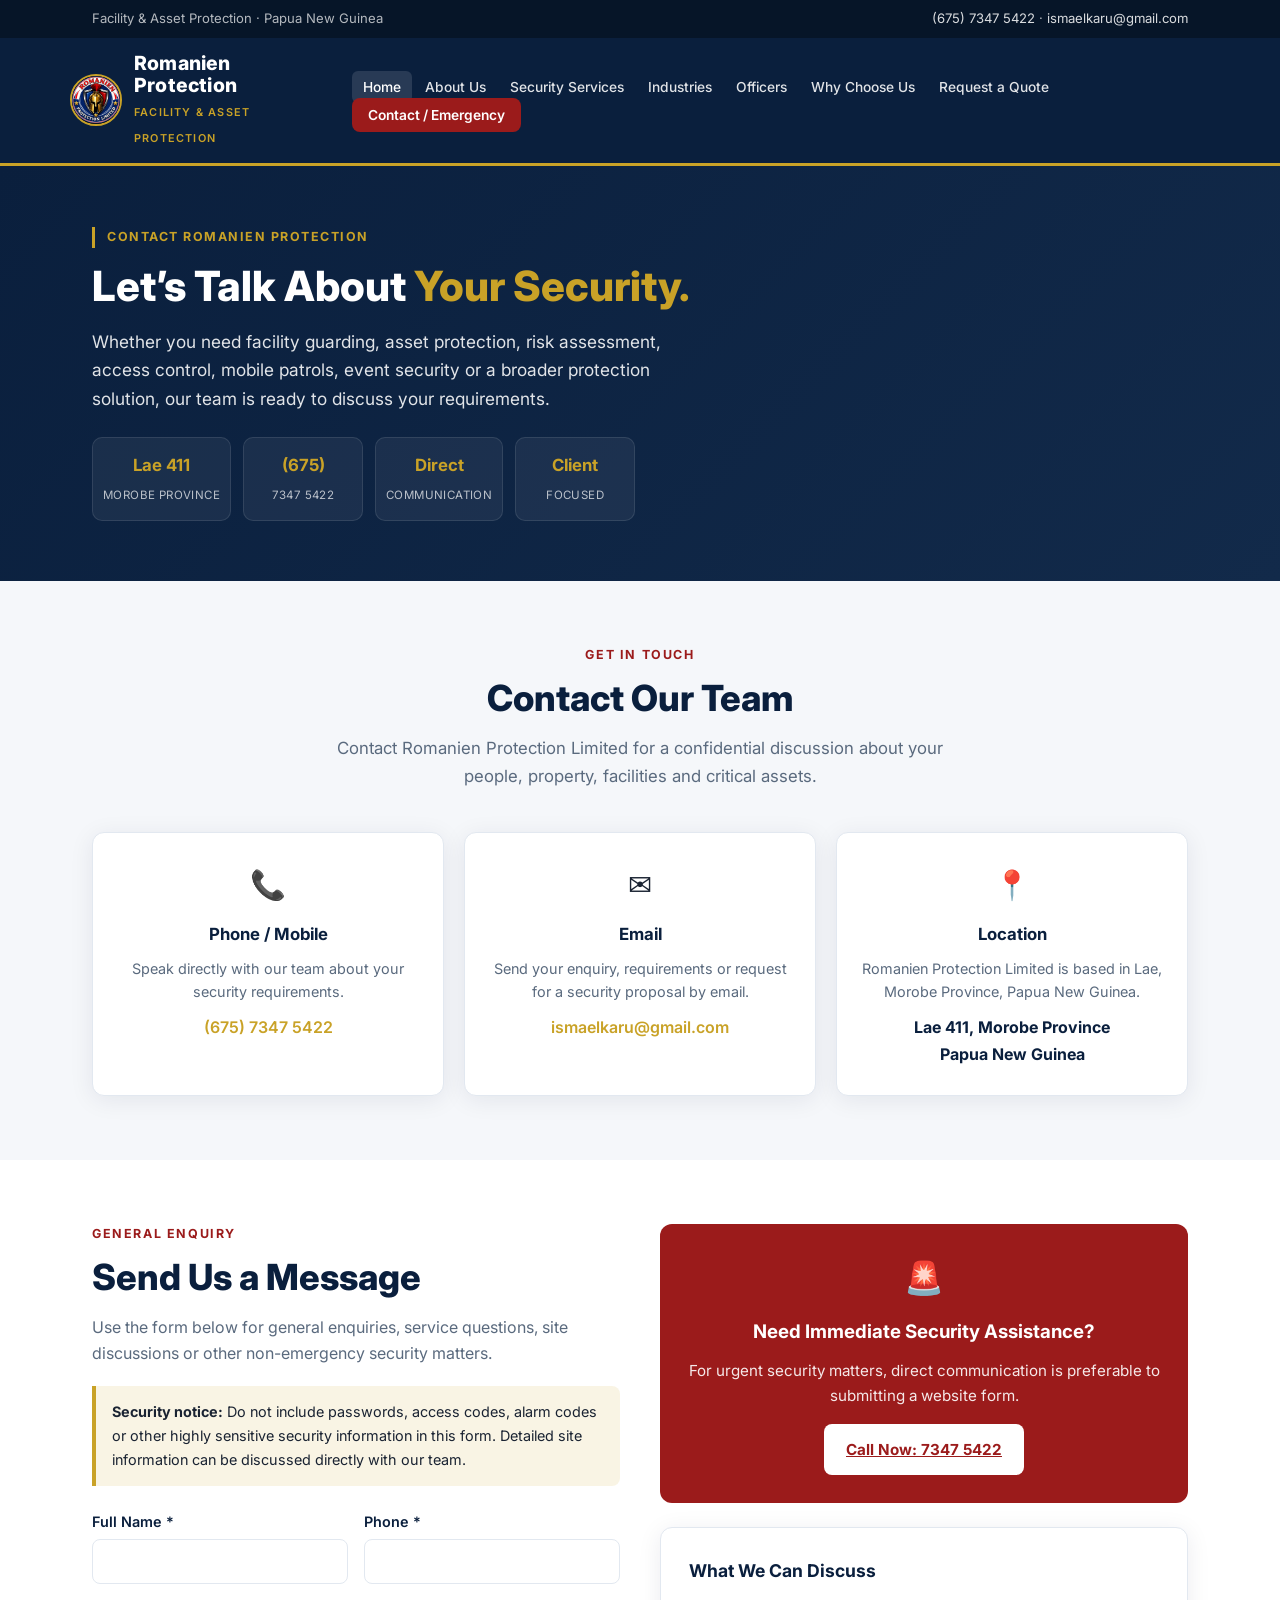
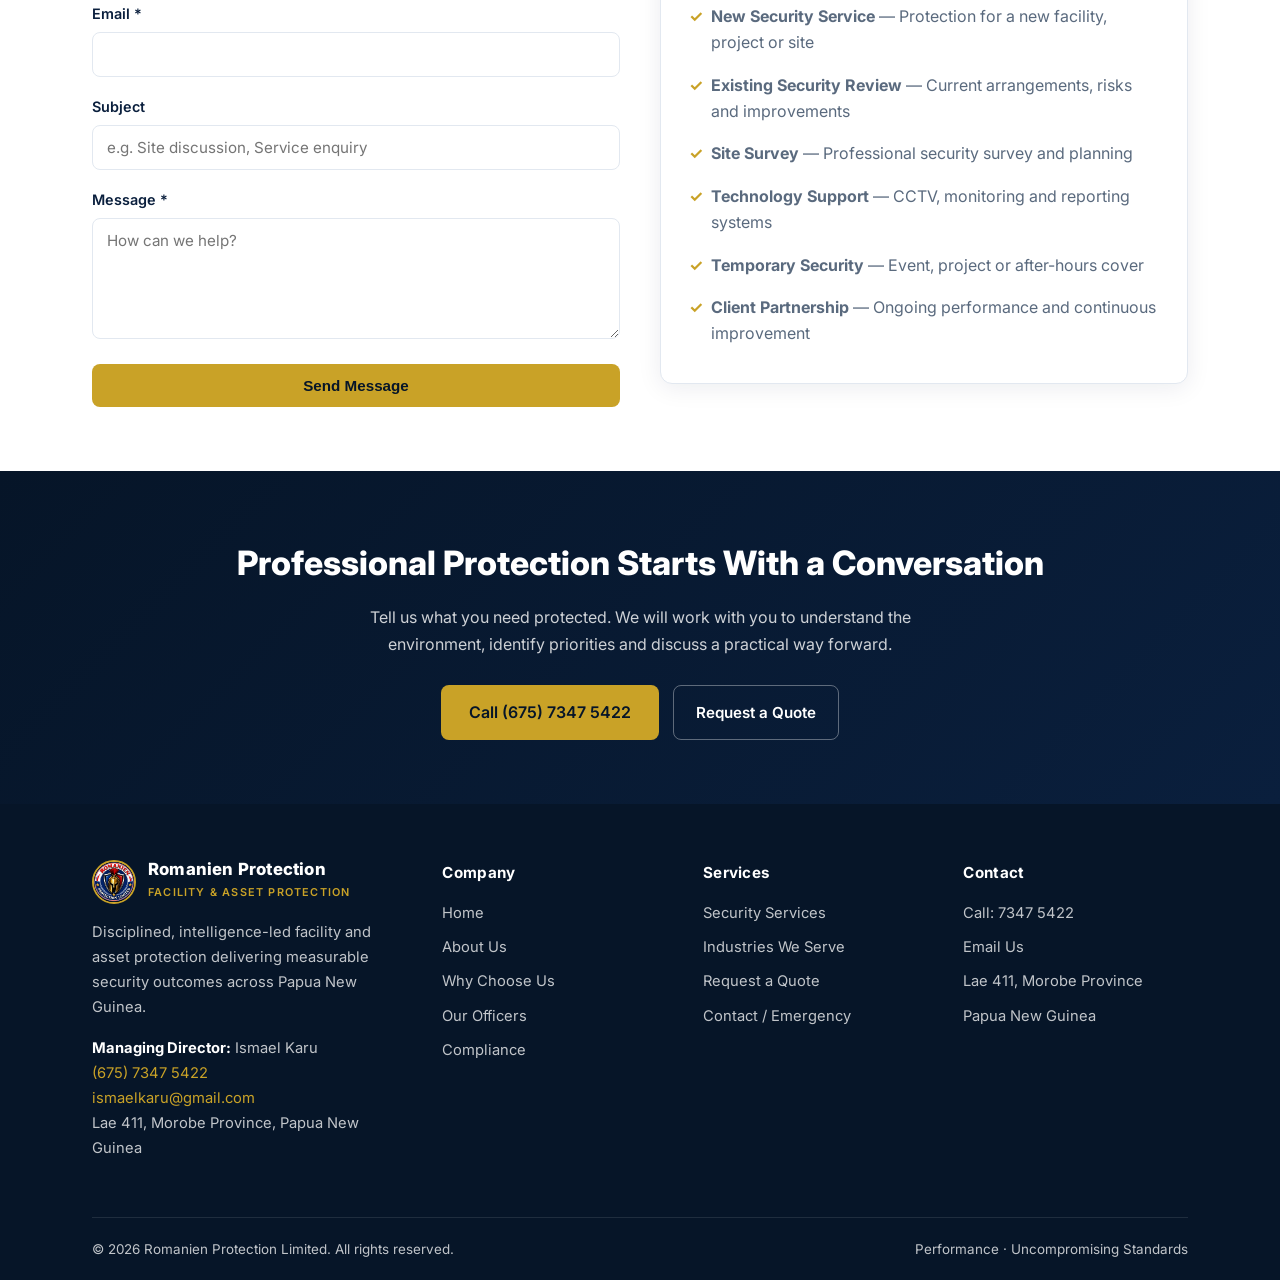
<file: contact.html>
<!DOCTYPE html>
<html lang="en">
<head>
    <meta charset="UTF-8">
    <meta name="viewport" content="width=device-width, initial-scale=1.0">
    <title>Contact Us | Romanien Protection Limited</title>
    <meta name="description" content="Contact Romanien Protection Limited in Lae, Morobe Province for facility and asset protection enquiries. Phone (675) 7347 5422.">
    <link rel="preconnect" href="https://fonts.googleapis.com">
    <link rel="preconnect" href="https://fonts.gstatic.com" crossorigin>
    <link href="https://fonts.googleapis.com/css2?family=Inter:wght@400;500;600;700;800&display=swap" rel="stylesheet">
    <style>
        :root {
            --navy: #0a1f3d;
            --navy-dark: #061528;
            --navy-mid: #122a4a;
            --gold: #c9a227;
            --gold-hover: #b8911f;
            --gold-light: rgba(201, 162, 39, 0.12);
            --text: #1a2332;
            --text-muted: #5a6a7e;
            --bg: #f5f7fa;
            --white: #ffffff;
            --border: #e2e8f0;
            --radius: 12px;
            --shadow: 0 4px 24px rgba(10, 31, 61, 0.08);
            --shadow-lg: 0 16px 48px rgba(10, 31, 61, 0.14);
        }
        * { margin: 0; padding: 0; box-sizing: border-box; }
        body { font-family: 'Inter', system-ui, sans-serif; color: var(--text); background: var(--bg); line-height: 1.65; }
        .container { max-width: 1140px; margin: 0 auto; padding: 0 22px; }
        a { text-decoration: none; color: inherit; }
        img { max-width: 100%; display: block; }

        /* Header */
        .top-bar { background: var(--navy-dark); color: rgba(255,255,255,0.7); font-size: 0.82rem; padding: 8px 0; }
        .top-bar .container { display: flex; justify-content: space-between; align-items: center; flex-wrap: wrap; gap: 8px; }
        .top-bar a { color: rgba(255,255,255,0.85); }
        .top-bar a:hover { color: var(--gold); }
        header { background: var(--navy); position: sticky; top: 0; z-index: 1000; border-bottom: 3px solid var(--gold); }
        .header-inner { display: flex; align-items: center; justify-content: space-between; padding: 14px 0; gap: 20px; }
        .logo { display: flex; align-items: center; gap: 12px; }
        .logo img { width: 52px; height: 52px; border-radius: 50%; object-fit: cover; border: 2px solid var(--gold); }
        .logo-text h1 { font-size: 1.22rem; font-weight: 800; color: white; line-height: 1.15; letter-spacing: 0.2px; }
        .logo-text span { font-size: 0.68rem; color: var(--gold); font-weight: 600; letter-spacing: 1.2px; text-transform: uppercase; }
        .desktop-nav { display: flex; list-style: none; gap: 2px; flex-wrap: wrap; align-items: center; }
        .desktop-nav a { color: rgba(255,255,255,0.88); padding: 8px 11px; border-radius: 6px; font-size: 0.86rem; font-weight: 500; transition: all 0.2s; }
        .desktop-nav a:hover, .desktop-nav a.active { background: rgba(255,255,255,0.12); color: white; }
        .nav-cta { background: #9b1b1b !important; color: white !important; font-weight: 600 !important; padding: 9px 16px !important; border-radius: 8px !important; }
        .nav-cta:hover { background: #7f1616 !important; }
        .mobile-toggle { display: none; background: none; border: none; color: white; font-size: 1.7rem; cursor: pointer; padding: 6px; }

        /* Mobile menu */
        .mobile-menu { display: none; position: fixed; inset: 0; z-index: 2000; background: var(--navy); flex-direction: column; overflow-y: auto; }
        .mobile-menu.open { display: flex; }
        .mobile-menu-header { display: flex; justify-content: space-between; align-items: center; padding: 16px 20px; border-bottom: 1px solid rgba(255,255,255,0.1); }
        .mobile-close { background: none; border: none; color: white; font-size: 1.8rem; cursor: pointer; }
        .mobile-nav { list-style: none; padding: 16px 12px 30px; }
        .mobile-nav a { display: block; color: rgba(255,255,255,0.92); padding: 14px 16px; font-size: 1.05rem; font-weight: 500; border-radius: 8px; }
        .mobile-nav a:hover, .mobile-nav a.active { background: rgba(255,255,255,0.1); }
        .mobile-contact { margin-top: auto; padding: 24px; border-top: 1px solid rgba(255,255,255,0.1); color: rgba(255,255,255,0.8); font-size: 0.9rem; }
        .mobile-contact a { color: var(--gold); }

        /* Hero */
        .hero { background: linear-gradient(135deg, var(--navy) 0%, var(--navy-mid) 55%, #0d2b4d 100%); color: white; padding: 70px 0 80px; position: relative; overflow: hidden; }
        .hero::before { content: ''; position: absolute; inset: 0; background: radial-gradient(ellipse at 70% 20%, rgba(201,162,39,0.08) 0%, transparent 55%); pointer-events: none; }
        .hero-grid { display: grid; grid-template-columns: 1.15fr 0.85fr; gap: 48px; align-items: center; position: relative; }
        .hero-badge { display: inline-block; font-size: 0.78rem; font-weight: 700; letter-spacing: 1.5px; text-transform: uppercase; color: var(--gold); border-left: 3px solid var(--gold); padding-left: 12px; margin-bottom: 18px; }
        .hero h2 { font-size: clamp(2.1rem, 4.5vw, 3rem); font-weight: 800; line-height: 1.15; margin-bottom: 18px; }
        .hero h2 span { color: var(--gold); }
        .hero-lead { font-size: 1.08rem; color: rgba(255,255,255,0.88); max-width: 520px; margin-bottom: 28px; }
        .hero-btns { display: flex; flex-wrap: wrap; gap: 12px; margin-bottom: 36px; }
        .btn { display: inline-flex; align-items: center; gap: 8px; padding: 13px 22px; border-radius: 8px; font-weight: 600; font-size: 0.95rem; transition: all 0.2s; border: none; cursor: pointer; }
        .btn-primary { background: var(--gold); color: var(--navy-dark); }
        .btn-primary:hover { background: var(--gold-hover); transform: translateY(-1px); }
        .btn-outline { background: transparent; color: white; border: 1.5px solid rgba(255,255,255,0.35); }
        .btn-outline:hover { border-color: white; background: rgba(255,255,255,0.08); }
        .hero-stats { display: grid; grid-template-columns: repeat(4, 1fr); gap: 12px; }
        .stat-box { background: rgba(255,255,255,0.06); border: 1px solid rgba(255,255,255,0.1); border-radius: 10px; padding: 14px 10px; text-align: center; }
        .stat-box strong { display: block; color: var(--gold); font-size: 1.05rem; font-weight: 700; }
        .stat-box span { font-size: 0.72rem; color: rgba(255,255,255,0.7); text-transform: uppercase; letter-spacing: 0.4px; }
        .hero-card { background: rgba(255,255,255,0.07); border: 1px solid rgba(255,255,255,0.12); border-radius: 16px; padding: 28px 24px; backdrop-filter: blur(8px); }
        .hero-card .card-logo { width: 90px; height: 90px; margin: 0 auto 16px; border-radius: 50%; border: 3px solid var(--gold); object-fit: cover; }
        .hero-card h3 { text-align: center; color: var(--gold); font-size: 1.1rem; margin-bottom: 16px; }
        .hero-card ul { list-style: none; }
        .hero-card li { padding: 7px 0; font-size: 0.92rem; color: rgba(255,255,255,0.9); display: flex; gap: 10px; align-items: flex-start; }
        .hero-card li::before { content: '✓'; color: var(--gold); font-weight: 700; flex-shrink: 0; }

        /* Sections */
        section { padding: 72px 0; }
        .section-label { font-size: 0.78rem; font-weight: 700; letter-spacing: 1.6px; text-transform: uppercase; color: #9b1b1b; margin-bottom: 10px; text-align: center; }
        .section-title { font-size: clamp(1.7rem, 3.5vw, 2.25rem); font-weight: 800; text-align: center; color: var(--navy); margin-bottom: 14px; line-height: 1.25; }
        .section-lead { text-align: center; color: var(--text-muted); max-width: 640px; margin: 0 auto 42px; font-size: 1.05rem; }

        /* Value props */
        .value-grid { display: grid; grid-template-columns: repeat(3, 1fr); gap: 24px; }
        .value-card { background: var(--white); border-radius: var(--radius); padding: 28px 24px; box-shadow: var(--shadow); border: 1px solid var(--border); transition: transform 0.2s, box-shadow 0.2s; }
        .value-card:hover { transform: translateY(-4px); box-shadow: var(--shadow-lg); }
        .value-icon { width: 48px; height: 48px; background: var(--gold-light); border-radius: 12px; display: flex; align-items: center; justify-content: center; font-size: 1.4rem; margin-bottom: 16px; }
        .value-card h3 { font-size: 1.15rem; font-weight: 700; color: var(--navy); margin-bottom: 10px; }
        .value-card p { color: var(--text-muted); font-size: 0.95rem; }

        /* Services preview */
        .services-grid { display: grid; grid-template-columns: repeat(3, 1fr); gap: 24px; }
        .service-card { background: var(--white); border-radius: var(--radius); padding: 28px 24px; box-shadow: var(--shadow); border-top: 4px solid var(--gold); }
        .service-card h3 { font-size: 1.12rem; font-weight: 700; color: var(--navy); margin-bottom: 14px; }
        .service-card ul { list-style: none; }
        .service-card li { padding: 6px 0; font-size: 0.92rem; color: var(--text-muted); padding-left: 18px; position: relative; }
        .service-card li::before { content: '•'; color: var(--gold); position: absolute; left: 0; font-weight: 700; }

        /* Strengths */
        .strengths-grid { display: grid; grid-template-columns: repeat(3, 1fr); gap: 20px; }
        .strength-item { background: var(--white); border-radius: var(--radius); padding: 24px; box-shadow: var(--shadow); display: flex; gap: 16px; }
        .strength-num { font-size: 1.4rem; font-weight: 800; color: var(--gold); min-width: 36px; }
        .strength-item h4 { font-size: 1.02rem; font-weight: 700; color: var(--navy); margin-bottom: 6px; }
        .strength-item p { font-size: 0.9rem; color: var(--text-muted); }

        /* Industries */
        .industries-grid { display: grid; grid-template-columns: repeat(3, 1fr); gap: 20px; }
        .industry-card { background: var(--white); border-radius: var(--radius); padding: 24px; box-shadow: var(--shadow); border: 1px solid var(--border); transition: border-color 0.2s; }
        .industry-card:hover { border-color: var(--gold); }
        .industry-card .icon { font-size: 1.6rem; margin-bottom: 12px; }
        .industry-card h4 { font-size: 1.05rem; font-weight: 700; color: var(--navy); margin-bottom: 8px; }
        .industry-card p { font-size: 0.9rem; color: var(--text-muted); }

        /* Outcomes */
        .outcomes { background: var(--navy); color: white; }
        .outcomes .section-title { color: white; }
        .outcomes .section-lead { color: rgba(255,255,255,0.75); }
        .outcomes-list { display: flex; flex-wrap: wrap; justify-content: center; gap: 12px; }
        .outcome-tag { background: rgba(255,255,255,0.08); border: 1px solid rgba(255,255,255,0.15); border-radius: 50px; padding: 10px 20px; font-size: 0.92rem; font-weight: 500; }

        /* Promise */
        .promise-grid { display: grid; grid-template-columns: repeat(3, 1fr); gap: 24px; }
        .promise-card { text-align: center; padding: 28px 20px; background: var(--white); border-radius: var(--radius); box-shadow: var(--shadow); }
        .promise-card .icon { font-size: 2rem; margin-bottom: 14px; }
        .promise-card h3 { font-size: 1.1rem; font-weight: 700; color: var(--navy); margin-bottom: 10px; }
        .promise-card p { font-size: 0.92rem; color: var(--text-muted); }

        /* CTA */
        .cta-band { background: linear-gradient(135deg, var(--navy-dark), var(--navy)); color: white; padding: 64px 0; text-align: center; }
        .cta-band h2 { font-size: clamp(1.6rem, 3vw, 2.1rem); font-weight: 800; margin-bottom: 14px; }
        .cta-band p { color: rgba(255,255,255,0.8); max-width: 560px; margin: 0 auto 28px; }
        .cta-band .btn-primary { font-size: 1rem; padding: 14px 28px; }

        /* Footer */
        footer { background: var(--navy-dark); color: rgba(255,255,255,0.75); padding: 56px 0 0; font-size: 0.92rem; }
        .footer-grid { display: grid; grid-template-columns: 1.4fr 1fr 1fr 1fr; gap: 36px; padding-bottom: 40px; border-bottom: 1px solid rgba(255,255,255,0.1); }
        .footer-brand .logo { margin-bottom: 16px; }
        .footer-brand p { margin-bottom: 16px; line-height: 1.7; }
        .footer-col h4 { color: white; font-size: 0.95rem; font-weight: 700; margin-bottom: 16px; letter-spacing: 0.3px; }
        .footer-col ul { list-style: none; }
        .footer-col li { margin-bottom: 10px; }
        .footer-col a:hover { color: var(--gold); }
        .footer-bottom { padding: 20px 0; display: flex; justify-content: space-between; flex-wrap: wrap; gap: 10px; font-size: 0.84rem; }
        .footer-contact a { color: var(--gold); }

        /* Utilities */
        .text-center { text-align: center; }
        .mt-32 { margin-top: 32px; }
        .mb-0 { margin-bottom: 0; }

        @media (max-width: 980px) {
            .hero-grid, .value-grid, .services-grid, .strengths-grid, .industries-grid, .promise-grid { grid-template-columns: 1fr 1fr; }
            .footer-grid { grid-template-columns: 1fr 1fr; }
            .hero-stats { grid-template-columns: repeat(2, 1fr); }
        }
        @media (max-width: 720px) {
            .desktop-nav { display: none; }
            .mobile-toggle { display: block; }
            .hero-grid, .value-grid, .services-grid, .strengths-grid, .industries-grid, .promise-grid, .footer-grid { grid-template-columns: 1fr; }
            .hero { padding: 48px 0 56px; }
            .hero-stats { grid-template-columns: repeat(2, 1fr); }
            section { padding: 52px 0; }
        }
    
        /* Page hero (inner pages) */
        .page-hero { background: linear-gradient(135deg, var(--navy) 0%, var(--navy-mid) 100%); color: white; padding: 56px 0 60px; }
        .page-hero .hero-badge { margin-bottom: 14px; }
        .page-hero h1 { font-size: clamp(1.9rem, 4vw, 2.6rem); font-weight: 800; line-height: 1.2; margin-bottom: 16px; }
        .page-hero h1 em { color: var(--gold); font-style: normal; }
        .page-hero .lead { font-size: 1.08rem; color: rgba(255,255,255,0.88); max-width: 620px; margin-bottom: 24px; }
        .page-stats { display: flex; flex-wrap: wrap; gap: 12px; margin-top: 8px; }
        .page-stats .stat-box { min-width: 120px; }
        .content-section { padding: 64px 0; }
        .two-col { display: grid; grid-template-columns: 1fr 1fr; gap: 40px; align-items: start; }
        .card-list { list-style: none; }
        .card-list li { padding: 8px 0; padding-left: 22px; position: relative; color: var(--text-muted); }
        .card-list li::before { content: '✓'; color: var(--gold); position: absolute; left: 0; font-weight: 700; }
        .info-box { background: var(--white); border-radius: var(--radius); padding: 28px; box-shadow: var(--shadow); border: 1px solid var(--border); margin-bottom: 20px; }
        .info-box h3 { color: var(--navy); font-size: 1.1rem; margin-bottom: 10px; }
        .form-group { margin-bottom: 18px; }
        .form-group label { display: block; font-weight: 600; font-size: 0.9rem; margin-bottom: 6px; color: var(--navy); }
        .form-group input, .form-group select, .form-group textarea {
            width: 100%; padding: 12px 14px; border: 1.5px solid var(--border); border-radius: 8px;
            font-family: inherit; font-size: 0.95rem; transition: border-color 0.2s;
        }
        .form-group input:focus, .form-group select:focus, .form-group textarea:focus {
            outline: none; border-color: var(--gold);
        }
        .form-row { display: grid; grid-template-columns: 1fr 1fr; gap: 16px; }
        .form-note { background: var(--gold-light); border-left: 4px solid var(--gold); padding: 14px 16px; border-radius: 0 8px 8px 0; font-size: 0.9rem; color: var(--text); margin-bottom: 24px; }
        .contact-cards { display: grid; grid-template-columns: repeat(3, 1fr); gap: 20px; }
        .contact-card { background: var(--white); border-radius: var(--radius); padding: 28px 22px; text-align: center; box-shadow: var(--shadow); border: 1px solid var(--border); }
        .contact-card .icon { font-size: 1.8rem; margin-bottom: 12px; }
        .contact-card h3 { font-size: 1.05rem; color: var(--navy); margin-bottom: 8px; }
        .contact-card a { color: var(--gold); font-weight: 600; }
        .urgent-box { background: #9b1b1b; color: white; border-radius: var(--radius); padding: 28px; text-align: center; }
        .urgent-box a { color: white; font-weight: 700; text-decoration: underline; }
        @media (max-width: 720px) {
            .two-col, .form-row, .contact-cards { grid-template-columns: 1fr; }
        }
</style>
</head>
<body>

    <div class="top-bar">
        <div class="container">
            <span>Facility & Asset Protection · Papua New Guinea</span>
            <span>
                <a href="tel:+67573475422">(675) 7347 5422</a> · 
                <a href="mailto:ismaelkaru@gmail.com">ismaelkaru@gmail.com</a>
            </span>
        </div>
    </div>
    <header>
        <div class="container header-inner">
            <a href="index.html" class="logo">
                <img src="logo.jpg" alt="Romanien Protection Limited logo">
                <div class="logo-text">
                    <h1>Romanien Protection</h1>
                    <span>Facility & Asset Protection</span>
                </div>
            </a>
            <nav>
                <ul class="desktop-nav">
                    <li><a href="index.html" class="active">Home</a></li>
                    <li><a href="about.html">About Us</a></li>
                    <li><a href="services.html">Security Services</a></li>
                    <li><a href="industries.html">Industries</a></li>
                    <li><a href="security-officers.html">Officers</a></li>
                    <li><a href="why-us.html">Why Choose Us</a></li>
                    <li><a href="quote.html">Request a Quote</a></li>
                    <li><a href="contact.html" class="nav-cta">Contact / Emergency</a></li>
                </ul>
            </nav>
            <button class="mobile-toggle" aria-label="Open menu" onclick="document.getElementById('mobileMenu').classList.add('open')">☰</button>
        </div>
    </header>
    <div class="mobile-menu" id="mobileMenu">
        <div class="mobile-menu-header">
            <div class="logo">
                <img src="logo.jpg" alt="Logo" style="width:42px;height:42px;border-radius:50%;border:2px solid var(--gold);">
                <div class="logo-text"><h1 style="font-size:1.1rem;color:white;">Romanien Protection</h1></div>
            </div>
            <button class="mobile-close" onclick="document.getElementById('mobileMenu').classList.remove('open')">×</button>
        </div>
        <ul class="mobile-nav">
            <li><a href="index.html">Home</a></li>
            <li><a href="about.html">About Us</a></li>
            <li><a href="services.html">Security Services</a></li>
            <li><a href="industries.html">Industries</a></li>
            <li><a href="security-officers.html">Our Security Officers</a></li>
            <li><a href="compliance.html">Compliance & Licensing</a></li>
            <li><a href="why-us.html">Why Choose Us</a></li>
            <li><a href="quote.html">Request a Quote</a></li>
            <li><a href="contact.html">Contact / Emergency</a></li>
        </ul>
        <div class="mobile-contact">
            <strong style="color:var(--gold);">Contact</strong><br>
            <a href="tel:+67573475422">(675) 7347 5422</a><br>
            <a href="mailto:ismaelkaru@gmail.com">ismaelkaru@gmail.com</a><br>
            Lae 411, Morobe Province, PNG
        </div>
    </div>


    <section class="page-hero">
        <div class="container">
            <div class="hero-badge">Contact Romanien Protection</div>
            <h1>Let’s Talk About <em>Your Security.</em></h1>
            <p class="lead">Whether you need facility guarding, asset protection, risk assessment, access control, mobile patrols, event security or a broader protection solution, our team is ready to discuss your requirements.</p>
            <div class="page-stats">
                <div class="stat-box"><strong>Lae 411</strong><span>Morobe Province</span></div>
                <div class="stat-box"><strong>(675)</strong><span>7347 5422</span></div>
                <div class="stat-box"><strong>Direct</strong><span>Communication</span></div>
                <div class="stat-box"><strong>Client</strong><span>Focused</span></div>
            </div>
        </div>
    </section>

    <section class="content-section">
        <div class="container">
            <div class="section-label">Get In Touch</div>
            <h2 class="section-title">Contact Our Team</h2>
            <p class="section-lead">Contact Romanien Protection Limited for a confidential discussion about your people, property, facilities and critical assets.</p>
            <div class="contact-cards">
                <div class="contact-card">
                    <div class="icon">📞</div>
                    <h3>Phone / Mobile</h3>
                    <p style="color:var(--text-muted);font-size:0.9rem;margin-bottom:10px;">Speak directly with our team about your security requirements.</p>
                    <a href="tel:+67573475422">(675) 7347 5422</a>
                </div>
                <div class="contact-card">
                    <div class="icon">✉️</div>
                    <h3>Email</h3>
                    <p style="color:var(--text-muted);font-size:0.9rem;margin-bottom:10px;">Send your enquiry, requirements or request for a security proposal by email.</p>
                    <a href="mailto:ismaelkaru@gmail.com">ismaelkaru@gmail.com</a>
                </div>
                <div class="contact-card">
                    <div class="icon">📍</div>
                    <h3>Location</h3>
                    <p style="color:var(--text-muted);font-size:0.9rem;margin-bottom:10px;">Romanien Protection Limited is based in Lae, Morobe Province, Papua New Guinea.</p>
                    <strong style="color:var(--navy);">Lae 411, Morobe Province<br>Papua New Guinea</strong>
                </div>
            </div>
        </div>
    </section>

    <section class="content-section" style="background:var(--white);">
        <div class="container">
            <div class="two-col">
                <div>
                    <div class="section-label" style="text-align:left;">General Enquiry</div>
                    <h2 class="section-title" style="text-align:left;">Send Us a Message</h2>
                    <p style="color:var(--text-muted);margin-bottom:20px;">Use the form below for general enquiries, service questions, site discussions or other non-emergency security matters.</p>
                    <div class="form-note"><strong>Security notice:</strong> Do not include passwords, access codes, alarm codes or other highly sensitive security information in this form. Detailed site information can be discussed directly with our team.</div>
                    <form action="mailto:ismaelkaru@gmail.com" method="POST" enctype="text/plain">
                        <div class="form-row">
                            <div class="form-group"><label>Full Name *</label><input type="text" name="name" required></div>
                            <div class="form-group"><label>Phone *</label><input type="tel" name="phone" required></div>
                        </div>
                        <div class="form-group"><label>Email *</label><input type="email" name="email" required></div>
                        <div class="form-group"><label>Subject</label><input type="text" name="subject" placeholder="e.g. Site discussion, Service enquiry"></div>
                        <div class="form-group"><label>Message *</label><textarea name="message" rows="5" required placeholder="How can we help?"></textarea></div>
                        <button type="submit" class="btn btn-primary" style="width:100%;justify-content:center;">Send Message</button>
                    </form>
                </div>
                <div>
                    <div class="urgent-box" style="margin-bottom:24px;">
                        <div style="font-size:2rem;margin-bottom:12px;">🚨</div>
                        <h3 style="color:white;margin-bottom:10px;">Need Immediate Security Assistance?</h3>
                        <p style="color:rgba(255,255,255,0.9);margin-bottom:16px;font-size:0.95rem;">For urgent security matters, direct communication is preferable to submitting a website form.</p>
                        <a href="tel:+67573475422" class="btn" style="background:white;color:#9b1b1b;font-weight:700;">Call Now: 7347 5422</a>
                    </div>
                    <div class="info-box">
                        <h3>What We Can Discuss</h3>
                        <ul class="card-list">
                            <li><strong>New Security Service</strong> — Protection for a new facility, project or site</li>
                            <li><strong>Existing Security Review</strong> — Current arrangements, risks and improvements</li>
                            <li><strong>Site Survey</strong> — Professional security survey and planning</li>
                            <li><strong>Technology Support</strong> — CCTV, monitoring and reporting systems</li>
                            <li><strong>Temporary Security</strong> — Event, project or after-hours cover</li>
                            <li><strong>Client Partnership</strong> — Ongoing performance and continuous improvement</li>
                        </ul>
                    </div>
                </div>
            </div>
        </div>
    </section>

    <section class="cta-band">
        <div class="container">
            <h2>Professional Protection Starts With a Conversation</h2>
            <p>Tell us what you need protected. We will work with you to understand the environment, identify priorities and discuss a practical way forward.</p>
            <div style="display:flex;gap:14px;justify-content:center;flex-wrap:wrap;">
                <a href="tel:+67573475422" class="btn btn-primary">Call (675) 7347 5422</a>
                <a href="quote.html" class="btn btn-outline">Request a Quote</a>
            </div>
        </div>
    </section>


    <footer>
        <div class="container">
            <div class="footer-grid">
                <div class="footer-brand">
                    <a href="index.html" class="logo">
                        <img src="logo.jpg" alt="Logo" style="width:44px;height:44px;border-radius:50%;border:2px solid var(--gold);">
                        <div class="logo-text">
                            <h1 style="font-size:1.05rem;color:white;">Romanien Protection</h1>
                            <span>Facility & Asset Protection</span>
                        </div>
                    </a>
                    <p>Disciplined, intelligence-led facility and asset protection delivering measurable security outcomes across Papua New Guinea.</p>
                    <p class="footer-contact">
                        <strong style="color:white;">Managing Director:</strong> Ismael Karu<br>
                        <a href="tel:+67573475422">(675) 7347 5422</a><br>
                        <a href="mailto:ismaelkaru@gmail.com">ismaelkaru@gmail.com</a><br>
                        Lae 411, Morobe Province, Papua New Guinea
                    </p>
                </div>
                <div class="footer-col">
                    <h4>Company</h4>
                    <ul>
                        <li><a href="index.html">Home</a></li>
                        <li><a href="about.html">About Us</a></li>
                        <li><a href="why-us.html">Why Choose Us</a></li>
                        <li><a href="security-officers.html">Our Officers</a></li>
                        <li><a href="compliance.html">Compliance</a></li>
                    </ul>
                </div>
                <div class="footer-col">
                    <h4>Services</h4>
                    <ul>
                        <li><a href="services.html">Security Services</a></li>
                        <li><a href="industries.html">Industries We Serve</a></li>
                        <li><a href="quote.html">Request a Quote</a></li>
                        <li><a href="contact.html">Contact / Emergency</a></li>
                    </ul>
                </div>
                <div class="footer-col">
                    <h4>Contact</h4>
                    <ul>
                        <li><a href="tel:+67573475422">Call: 7347 5422</a></li>
                        <li><a href="mailto:ismaelkaru@gmail.com">Email Us</a></li>
                        <li>Lae 411, Morobe Province</li>
                        <li>Papua New Guinea</li>
                    </ul>
                </div>
            </div>
            <div class="footer-bottom">
                <span>© 2026 Romanien Protection Limited. All rights reserved.</span>
                <span>Performance · Uncompromising Standards</span>
            </div>
        </div>
    </footer>
    <script>
        document.querySelectorAll('.mobile-nav a').forEach(a => {
            a.addEventListener('click', () => document.getElementById('mobileMenu').classList.remove('open'));
        });
    </script>

</body>
</html>
</file>
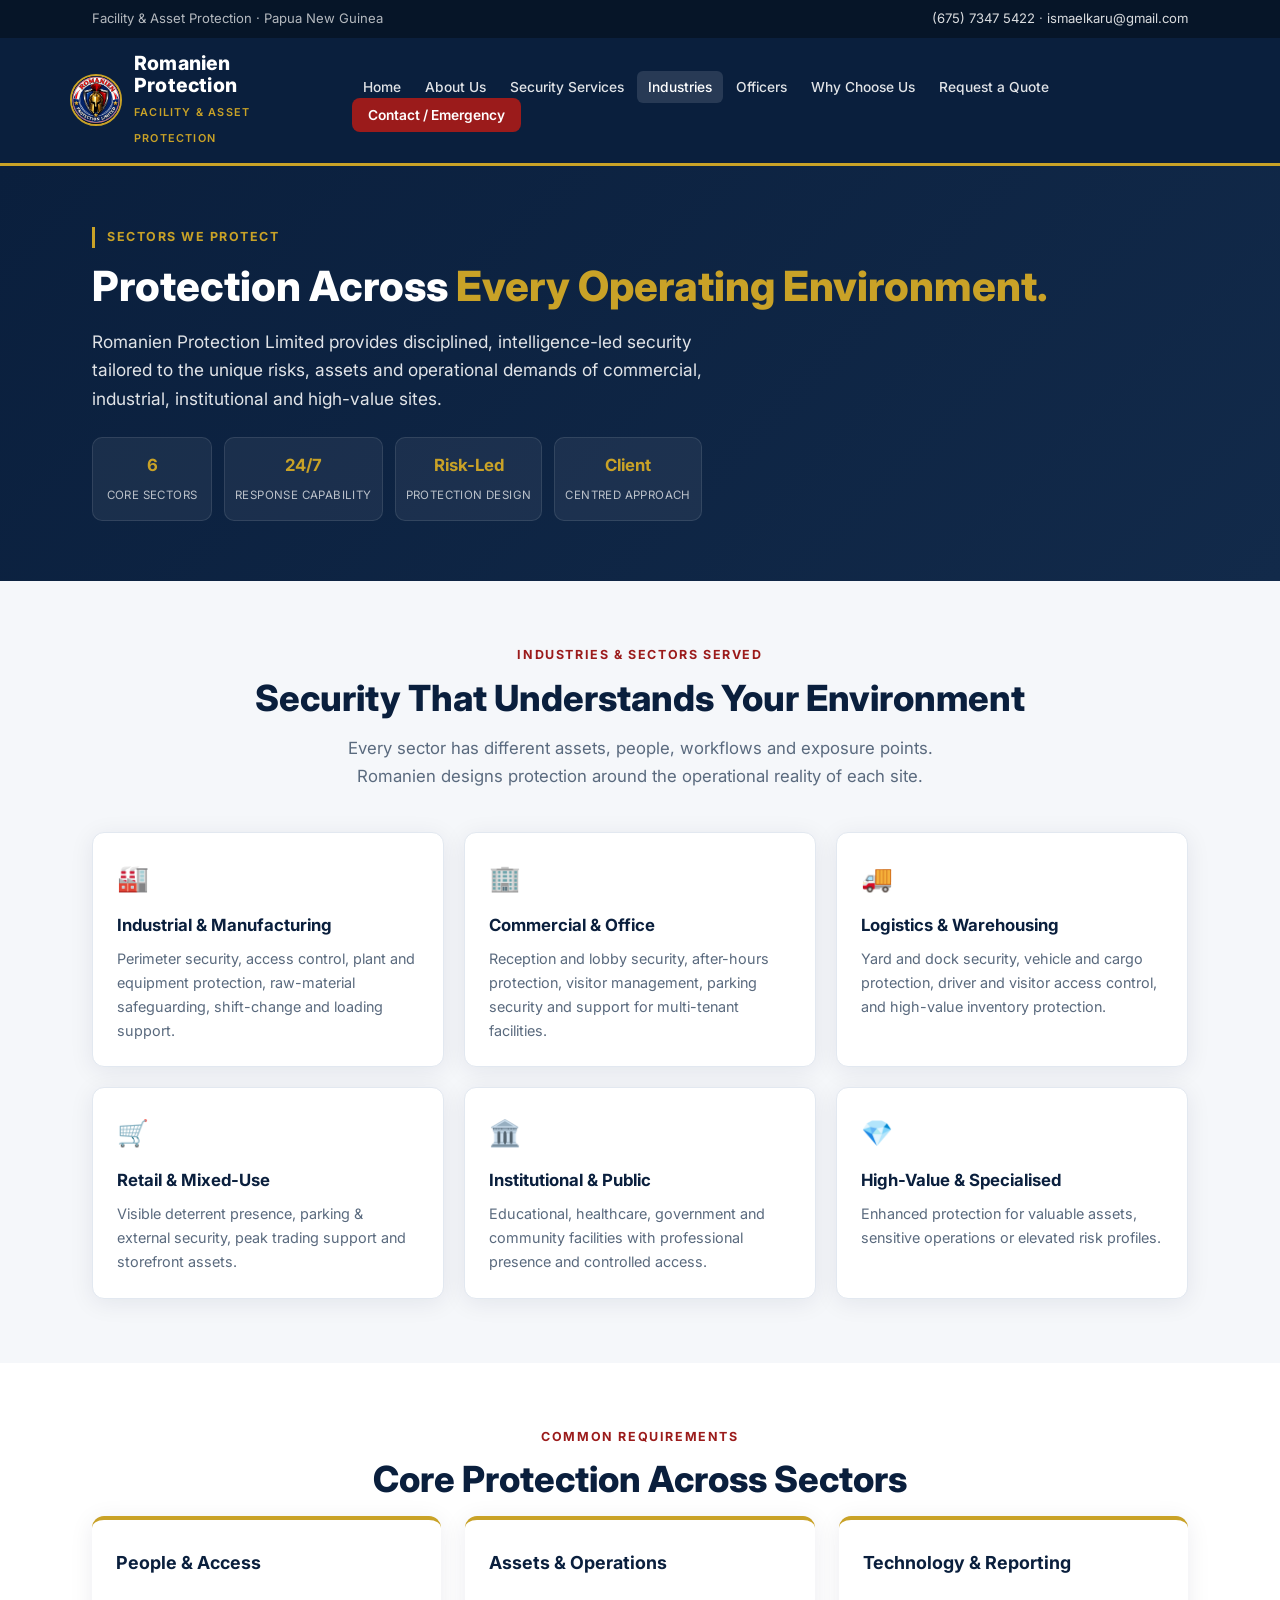
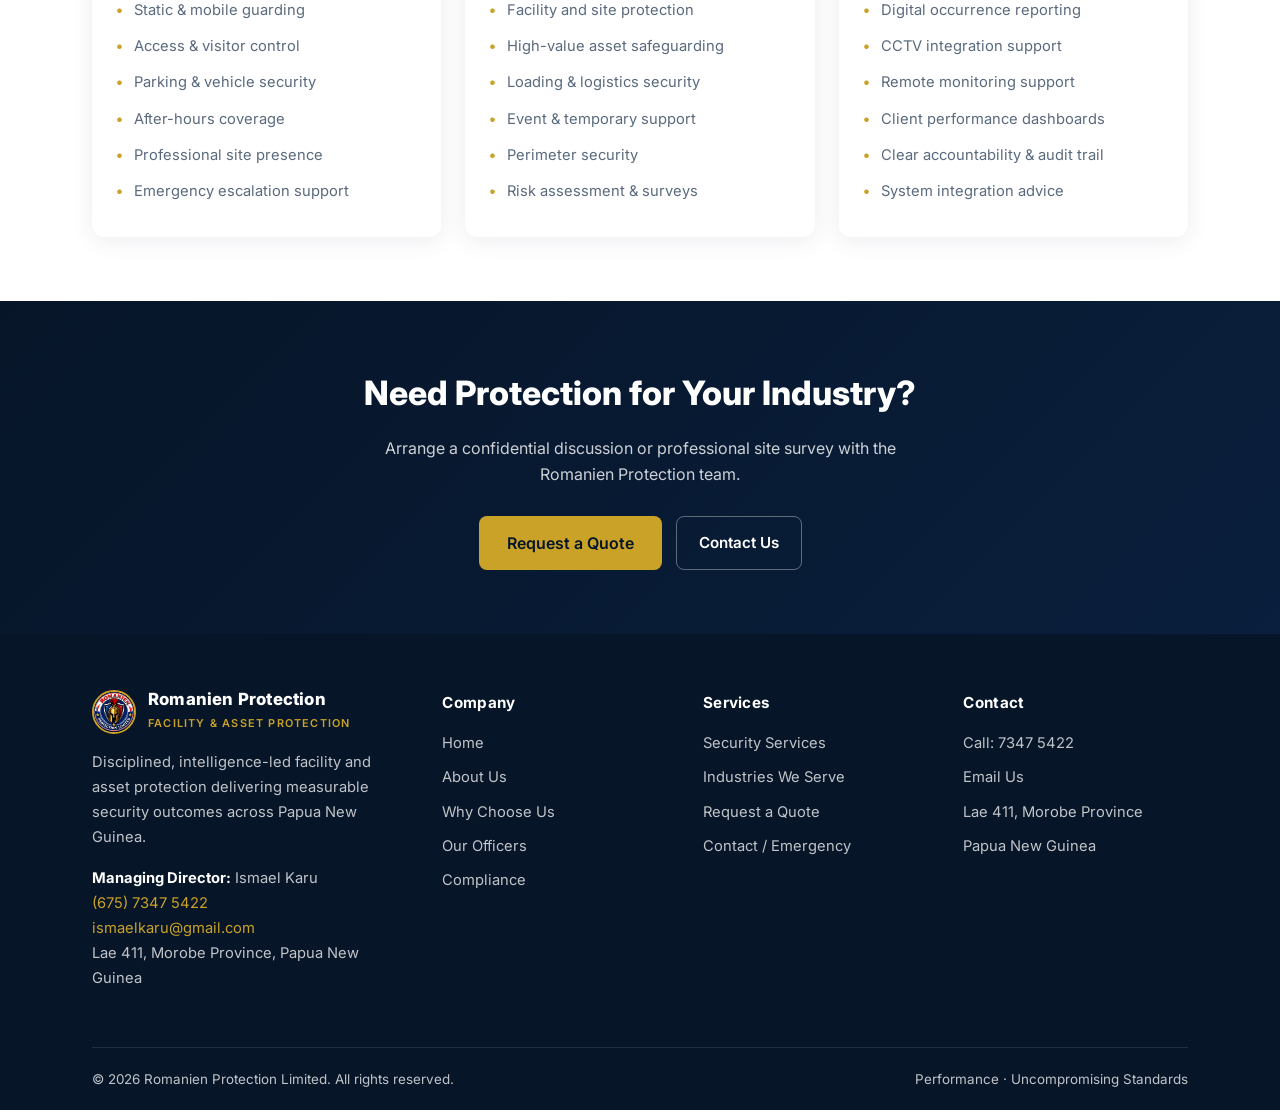
<file: industries.html>
<!DOCTYPE html>
<html lang="en">
<head>
    <meta charset="UTF-8">
    <meta name="viewport" content="width=device-width, initial-scale=1.0">
    <title>Industries We Serve | Romanien Protection Limited</title>
    <meta name="description" content="Professional security tailored to industrial, commercial, logistics, retail, institutional and high-value sites in Papua New Guinea.">
    <link rel="preconnect" href="https://fonts.googleapis.com">
    <link rel="preconnect" href="https://fonts.gstatic.com" crossorigin>
    <link href="https://fonts.googleapis.com/css2?family=Inter:wght@400;500;600;700;800&display=swap" rel="stylesheet">
    <style>
        :root {
            --navy: #0a1f3d;
            --navy-dark: #061528;
            --navy-mid: #122a4a;
            --gold: #c9a227;
            --gold-hover: #b8911f;
            --gold-light: rgba(201, 162, 39, 0.12);
            --text: #1a2332;
            --text-muted: #5a6a7e;
            --bg: #f5f7fa;
            --white: #ffffff;
            --border: #e2e8f0;
            --radius: 12px;
            --shadow: 0 4px 24px rgba(10, 31, 61, 0.08);
            --shadow-lg: 0 16px 48px rgba(10, 31, 61, 0.14);
        }
        * { margin: 0; padding: 0; box-sizing: border-box; }
        body { font-family: 'Inter', system-ui, sans-serif; color: var(--text); background: var(--bg); line-height: 1.65; }
        .container { max-width: 1140px; margin: 0 auto; padding: 0 22px; }
        a { text-decoration: none; color: inherit; }
        img { max-width: 100%; display: block; }

        /* Header */
        .top-bar { background: var(--navy-dark); color: rgba(255,255,255,0.7); font-size: 0.82rem; padding: 8px 0; }
        .top-bar .container { display: flex; justify-content: space-between; align-items: center; flex-wrap: wrap; gap: 8px; }
        .top-bar a { color: rgba(255,255,255,0.85); }
        .top-bar a:hover { color: var(--gold); }
        header { background: var(--navy); position: sticky; top: 0; z-index: 1000; border-bottom: 3px solid var(--gold); }
        .header-inner { display: flex; align-items: center; justify-content: space-between; padding: 14px 0; gap: 20px; }
        .logo { display: flex; align-items: center; gap: 12px; }
        .logo img { width: 52px; height: 52px; border-radius: 50%; object-fit: cover; border: 2px solid var(--gold); }
        .logo-text h1 { font-size: 1.22rem; font-weight: 800; color: white; line-height: 1.15; letter-spacing: 0.2px; }
        .logo-text span { font-size: 0.68rem; color: var(--gold); font-weight: 600; letter-spacing: 1.2px; text-transform: uppercase; }
        .desktop-nav { display: flex; list-style: none; gap: 2px; flex-wrap: wrap; align-items: center; }
        .desktop-nav a { color: rgba(255,255,255,0.88); padding: 8px 11px; border-radius: 6px; font-size: 0.86rem; font-weight: 500; transition: all 0.2s; }
        .desktop-nav a:hover, .desktop-nav a.active { background: rgba(255,255,255,0.12); color: white; }
        .nav-cta { background: #9b1b1b !important; color: white !important; font-weight: 600 !important; padding: 9px 16px !important; border-radius: 8px !important; }
        .nav-cta:hover { background: #7f1616 !important; }
        .mobile-toggle { display: none; background: none; border: none; color: white; font-size: 1.7rem; cursor: pointer; padding: 6px; }

        /* Mobile menu */
        .mobile-menu { display: none; position: fixed; inset: 0; z-index: 2000; background: var(--navy); flex-direction: column; overflow-y: auto; }
        .mobile-menu.open { display: flex; }
        .mobile-menu-header { display: flex; justify-content: space-between; align-items: center; padding: 16px 20px; border-bottom: 1px solid rgba(255,255,255,0.1); }
        .mobile-close { background: none; border: none; color: white; font-size: 1.8rem; cursor: pointer; }
        .mobile-nav { list-style: none; padding: 16px 12px 30px; }
        .mobile-nav a { display: block; color: rgba(255,255,255,0.92); padding: 14px 16px; font-size: 1.05rem; font-weight: 500; border-radius: 8px; }
        .mobile-nav a:hover, .mobile-nav a.active { background: rgba(255,255,255,0.1); }
        .mobile-contact { margin-top: auto; padding: 24px; border-top: 1px solid rgba(255,255,255,0.1); color: rgba(255,255,255,0.8); font-size: 0.9rem; }
        .mobile-contact a { color: var(--gold); }

        /* Hero */
        .hero { background: linear-gradient(135deg, var(--navy) 0%, var(--navy-mid) 55%, #0d2b4d 100%); color: white; padding: 70px 0 80px; position: relative; overflow: hidden; }
        .hero::before { content: ''; position: absolute; inset: 0; background: radial-gradient(ellipse at 70% 20%, rgba(201,162,39,0.08) 0%, transparent 55%); pointer-events: none; }
        .hero-grid { display: grid; grid-template-columns: 1.15fr 0.85fr; gap: 48px; align-items: center; position: relative; }
        .hero-badge { display: inline-block; font-size: 0.78rem; font-weight: 700; letter-spacing: 1.5px; text-transform: uppercase; color: var(--gold); border-left: 3px solid var(--gold); padding-left: 12px; margin-bottom: 18px; }
        .hero h2 { font-size: clamp(2.1rem, 4.5vw, 3rem); font-weight: 800; line-height: 1.15; margin-bottom: 18px; }
        .hero h2 span { color: var(--gold); }
        .hero-lead { font-size: 1.08rem; color: rgba(255,255,255,0.88); max-width: 520px; margin-bottom: 28px; }
        .hero-btns { display: flex; flex-wrap: wrap; gap: 12px; margin-bottom: 36px; }
        .btn { display: inline-flex; align-items: center; gap: 8px; padding: 13px 22px; border-radius: 8px; font-weight: 600; font-size: 0.95rem; transition: all 0.2s; border: none; cursor: pointer; }
        .btn-primary { background: var(--gold); color: var(--navy-dark); }
        .btn-primary:hover { background: var(--gold-hover); transform: translateY(-1px); }
        .btn-outline { background: transparent; color: white; border: 1.5px solid rgba(255,255,255,0.35); }
        .btn-outline:hover { border-color: white; background: rgba(255,255,255,0.08); }
        .hero-stats { display: grid; grid-template-columns: repeat(4, 1fr); gap: 12px; }
        .stat-box { background: rgba(255,255,255,0.06); border: 1px solid rgba(255,255,255,0.1); border-radius: 10px; padding: 14px 10px; text-align: center; }
        .stat-box strong { display: block; color: var(--gold); font-size: 1.05rem; font-weight: 700; }
        .stat-box span { font-size: 0.72rem; color: rgba(255,255,255,0.7); text-transform: uppercase; letter-spacing: 0.4px; }
        .hero-card { background: rgba(255,255,255,0.07); border: 1px solid rgba(255,255,255,0.12); border-radius: 16px; padding: 28px 24px; backdrop-filter: blur(8px); }
        .hero-card .card-logo { width: 90px; height: 90px; margin: 0 auto 16px; border-radius: 50%; border: 3px solid var(--gold); object-fit: cover; }
        .hero-card h3 { text-align: center; color: var(--gold); font-size: 1.1rem; margin-bottom: 16px; }
        .hero-card ul { list-style: none; }
        .hero-card li { padding: 7px 0; font-size: 0.92rem; color: rgba(255,255,255,0.9); display: flex; gap: 10px; align-items: flex-start; }
        .hero-card li::before { content: '✓'; color: var(--gold); font-weight: 700; flex-shrink: 0; }

        /* Sections */
        section { padding: 72px 0; }
        .section-label { font-size: 0.78rem; font-weight: 700; letter-spacing: 1.6px; text-transform: uppercase; color: #9b1b1b; margin-bottom: 10px; text-align: center; }
        .section-title { font-size: clamp(1.7rem, 3.5vw, 2.25rem); font-weight: 800; text-align: center; color: var(--navy); margin-bottom: 14px; line-height: 1.25; }
        .section-lead { text-align: center; color: var(--text-muted); max-width: 640px; margin: 0 auto 42px; font-size: 1.05rem; }

        /* Value props */
        .value-grid { display: grid; grid-template-columns: repeat(3, 1fr); gap: 24px; }
        .value-card { background: var(--white); border-radius: var(--radius); padding: 28px 24px; box-shadow: var(--shadow); border: 1px solid var(--border); transition: transform 0.2s, box-shadow 0.2s; }
        .value-card:hover { transform: translateY(-4px); box-shadow: var(--shadow-lg); }
        .value-icon { width: 48px; height: 48px; background: var(--gold-light); border-radius: 12px; display: flex; align-items: center; justify-content: center; font-size: 1.4rem; margin-bottom: 16px; }
        .value-card h3 { font-size: 1.15rem; font-weight: 700; color: var(--navy); margin-bottom: 10px; }
        .value-card p { color: var(--text-muted); font-size: 0.95rem; }

        /* Services preview */
        .services-grid { display: grid; grid-template-columns: repeat(3, 1fr); gap: 24px; }
        .service-card { background: var(--white); border-radius: var(--radius); padding: 28px 24px; box-shadow: var(--shadow); border-top: 4px solid var(--gold); }
        .service-card h3 { font-size: 1.12rem; font-weight: 700; color: var(--navy); margin-bottom: 14px; }
        .service-card ul { list-style: none; }
        .service-card li { padding: 6px 0; font-size: 0.92rem; color: var(--text-muted); padding-left: 18px; position: relative; }
        .service-card li::before { content: '•'; color: var(--gold); position: absolute; left: 0; font-weight: 700; }

        /* Strengths */
        .strengths-grid { display: grid; grid-template-columns: repeat(3, 1fr); gap: 20px; }
        .strength-item { background: var(--white); border-radius: var(--radius); padding: 24px; box-shadow: var(--shadow); display: flex; gap: 16px; }
        .strength-num { font-size: 1.4rem; font-weight: 800; color: var(--gold); min-width: 36px; }
        .strength-item h4 { font-size: 1.02rem; font-weight: 700; color: var(--navy); margin-bottom: 6px; }
        .strength-item p { font-size: 0.9rem; color: var(--text-muted); }

        /* Industries */
        .industries-grid { display: grid; grid-template-columns: repeat(3, 1fr); gap: 20px; }
        .industry-card { background: var(--white); border-radius: var(--radius); padding: 24px; box-shadow: var(--shadow); border: 1px solid var(--border); transition: border-color 0.2s; }
        .industry-card:hover { border-color: var(--gold); }
        .industry-card .icon { font-size: 1.6rem; margin-bottom: 12px; }
        .industry-card h4 { font-size: 1.05rem; font-weight: 700; color: var(--navy); margin-bottom: 8px; }
        .industry-card p { font-size: 0.9rem; color: var(--text-muted); }

        /* Outcomes */
        .outcomes { background: var(--navy); color: white; }
        .outcomes .section-title { color: white; }
        .outcomes .section-lead { color: rgba(255,255,255,0.75); }
        .outcomes-list { display: flex; flex-wrap: wrap; justify-content: center; gap: 12px; }
        .outcome-tag { background: rgba(255,255,255,0.08); border: 1px solid rgba(255,255,255,0.15); border-radius: 50px; padding: 10px 20px; font-size: 0.92rem; font-weight: 500; }

        /* Promise */
        .promise-grid { display: grid; grid-template-columns: repeat(3, 1fr); gap: 24px; }
        .promise-card { text-align: center; padding: 28px 20px; background: var(--white); border-radius: var(--radius); box-shadow: var(--shadow); }
        .promise-card .icon { font-size: 2rem; margin-bottom: 14px; }
        .promise-card h3 { font-size: 1.1rem; font-weight: 700; color: var(--navy); margin-bottom: 10px; }
        .promise-card p { font-size: 0.92rem; color: var(--text-muted); }

        /* CTA */
        .cta-band { background: linear-gradient(135deg, var(--navy-dark), var(--navy)); color: white; padding: 64px 0; text-align: center; }
        .cta-band h2 { font-size: clamp(1.6rem, 3vw, 2.1rem); font-weight: 800; margin-bottom: 14px; }
        .cta-band p { color: rgba(255,255,255,0.8); max-width: 560px; margin: 0 auto 28px; }
        .cta-band .btn-primary { font-size: 1rem; padding: 14px 28px; }

        /* Footer */
        footer { background: var(--navy-dark); color: rgba(255,255,255,0.75); padding: 56px 0 0; font-size: 0.92rem; }
        .footer-grid { display: grid; grid-template-columns: 1.4fr 1fr 1fr 1fr; gap: 36px; padding-bottom: 40px; border-bottom: 1px solid rgba(255,255,255,0.1); }
        .footer-brand .logo { margin-bottom: 16px; }
        .footer-brand p { margin-bottom: 16px; line-height: 1.7; }
        .footer-col h4 { color: white; font-size: 0.95rem; font-weight: 700; margin-bottom: 16px; letter-spacing: 0.3px; }
        .footer-col ul { list-style: none; }
        .footer-col li { margin-bottom: 10px; }
        .footer-col a:hover { color: var(--gold); }
        .footer-bottom { padding: 20px 0; display: flex; justify-content: space-between; flex-wrap: wrap; gap: 10px; font-size: 0.84rem; }
        .footer-contact a { color: var(--gold); }

        /* Utilities */
        .text-center { text-align: center; }
        .mt-32 { margin-top: 32px; }
        .mb-0 { margin-bottom: 0; }

        @media (max-width: 980px) {
            .hero-grid, .value-grid, .services-grid, .strengths-grid, .industries-grid, .promise-grid { grid-template-columns: 1fr 1fr; }
            .footer-grid { grid-template-columns: 1fr 1fr; }
            .hero-stats { grid-template-columns: repeat(2, 1fr); }
        }
        @media (max-width: 720px) {
            .desktop-nav { display: none; }
            .mobile-toggle { display: block; }
            .hero-grid, .value-grid, .services-grid, .strengths-grid, .industries-grid, .promise-grid, .footer-grid { grid-template-columns: 1fr; }
            .hero { padding: 48px 0 56px; }
            .hero-stats { grid-template-columns: repeat(2, 1fr); }
            section { padding: 52px 0; }
        }
    
        /* Page hero (inner pages) */
        .page-hero { background: linear-gradient(135deg, var(--navy) 0%, var(--navy-mid) 100%); color: white; padding: 56px 0 60px; }
        .page-hero .hero-badge { margin-bottom: 14px; }
        .page-hero h1 { font-size: clamp(1.9rem, 4vw, 2.6rem); font-weight: 800; line-height: 1.2; margin-bottom: 16px; }
        .page-hero h1 em { color: var(--gold); font-style: normal; }
        .page-hero .lead { font-size: 1.08rem; color: rgba(255,255,255,0.88); max-width: 620px; margin-bottom: 24px; }
        .page-stats { display: flex; flex-wrap: wrap; gap: 12px; margin-top: 8px; }
        .page-stats .stat-box { min-width: 120px; }
        .content-section { padding: 64px 0; }
        .two-col { display: grid; grid-template-columns: 1fr 1fr; gap: 40px; align-items: start; }
        .card-list { list-style: none; }
        .card-list li { padding: 8px 0; padding-left: 22px; position: relative; color: var(--text-muted); }
        .card-list li::before { content: '✓'; color: var(--gold); position: absolute; left: 0; font-weight: 700; }
        .info-box { background: var(--white); border-radius: var(--radius); padding: 28px; box-shadow: var(--shadow); border: 1px solid var(--border); margin-bottom: 20px; }
        .info-box h3 { color: var(--navy); font-size: 1.1rem; margin-bottom: 10px; }
        .form-group { margin-bottom: 18px; }
        .form-group label { display: block; font-weight: 600; font-size: 0.9rem; margin-bottom: 6px; color: var(--navy); }
        .form-group input, .form-group select, .form-group textarea {
            width: 100%; padding: 12px 14px; border: 1.5px solid var(--border); border-radius: 8px;
            font-family: inherit; font-size: 0.95rem; transition: border-color 0.2s;
        }
        .form-group input:focus, .form-group select:focus, .form-group textarea:focus {
            outline: none; border-color: var(--gold);
        }
        .form-row { display: grid; grid-template-columns: 1fr 1fr; gap: 16px; }
        .form-note { background: var(--gold-light); border-left: 4px solid var(--gold); padding: 14px 16px; border-radius: 0 8px 8px 0; font-size: 0.9rem; color: var(--text); margin-bottom: 24px; }
        .contact-cards { display: grid; grid-template-columns: repeat(3, 1fr); gap: 20px; }
        .contact-card { background: var(--white); border-radius: var(--radius); padding: 28px 22px; text-align: center; box-shadow: var(--shadow); border: 1px solid var(--border); }
        .contact-card .icon { font-size: 1.8rem; margin-bottom: 12px; }
        .contact-card h3 { font-size: 1.05rem; color: var(--navy); margin-bottom: 8px; }
        .contact-card a { color: var(--gold); font-weight: 600; }
        .urgent-box { background: #9b1b1b; color: white; border-radius: var(--radius); padding: 28px; text-align: center; }
        .urgent-box a { color: white; font-weight: 700; text-decoration: underline; }
        @media (max-width: 720px) {
            .two-col, .form-row, .contact-cards { grid-template-columns: 1fr; }
        }
</style>
</head>
<body>

    <div class="top-bar">
        <div class="container">
            <span>Facility & Asset Protection · Papua New Guinea</span>
            <span>
                <a href="tel:+67573475422">(675) 7347 5422</a> · 
                <a href="mailto:ismaelkaru@gmail.com">ismaelkaru@gmail.com</a>
            </span>
        </div>
    </div>
    <header>
        <div class="container header-inner">
            <a href="index.html" class="logo">
                <img src="logo.jpg" alt="Romanien Protection Limited logo">
                <div class="logo-text">
                    <h1>Romanien Protection</h1>
                    <span>Facility & Asset Protection</span>
                </div>
            </a>
            <nav>
                <ul class="desktop-nav">
                    <li><a href="index.html">Home</a></li>
                    <li><a href="about.html">About Us</a></li>
                    <li><a href="services.html">Security Services</a></li>
                    <li><a href="industries.html" class="active">Industries</a></li>
                    <li><a href="security-officers.html">Officers</a></li>
                    <li><a href="why-us.html">Why Choose Us</a></li>
                    <li><a href="quote.html">Request a Quote</a></li>
                    <li><a href="contact.html" class="nav-cta">Contact / Emergency</a></li>
                </ul>
            </nav>
            <button class="mobile-toggle" aria-label="Open menu" onclick="document.getElementById('mobileMenu').classList.add('open')">☰</button>
        </div>
    </header>
    <div class="mobile-menu" id="mobileMenu">
        <div class="mobile-menu-header">
            <div class="logo">
                <img src="logo.jpg" alt="Logo" style="width:42px;height:42px;border-radius:50%;border:2px solid var(--gold);">
                <div class="logo-text"><h1 style="font-size:1.1rem;color:white;">Romanien Protection</h1></div>
            </div>
            <button class="mobile-close" onclick="document.getElementById('mobileMenu').classList.remove('open')">×</button>
        </div>
        <ul class="mobile-nav">
            <li><a href="index.html">Home</a></li>
            <li><a href="about.html">About Us</a></li>
            <li><a href="services.html">Security Services</a></li>
            <li><a href="industries.html">Industries</a></li>
            <li><a href="security-officers.html">Our Security Officers</a></li>
            <li><a href="compliance.html">Compliance & Licensing</a></li>
            <li><a href="why-us.html">Why Choose Us</a></li>
            <li><a href="quote.html">Request a Quote</a></li>
            <li><a href="contact.html">Contact / Emergency</a></li>
        </ul>
        <div class="mobile-contact">
            <strong style="color:var(--gold);">Contact</strong><br>
            <a href="tel:+67573475422">(675) 7347 5422</a><br>
            <a href="mailto:ismaelkaru@gmail.com">ismaelkaru@gmail.com</a><br>
            Lae 411, Morobe Province, PNG
        </div>
    </div>


    <section class="page-hero">
        <div class="container">
            <div class="hero-badge">Sectors We Protect</div>
            <h1>Protection Across <em>Every Operating Environment.</em></h1>
            <p class="lead">Romanien Protection Limited provides disciplined, intelligence-led security tailored to the unique risks, assets and operational demands of commercial, industrial, institutional and high-value sites.</p>
            <div class="page-stats">
                <div class="stat-box"><strong>6</strong><span>Core Sectors</span></div>
                <div class="stat-box"><strong>24/7</strong><span>Response Capability</span></div>
                <div class="stat-box"><strong>Risk-Led</strong><span>Protection Design</span></div>
                <div class="stat-box"><strong>Client</strong><span>Centred Approach</span></div>
            </div>
        </div>
    </section>

    <section class="content-section">
        <div class="container">
            <div class="section-label">Industries & Sectors Served</div>
            <h2 class="section-title">Security That Understands Your Environment</h2>
            <p class="section-lead">Every sector has different assets, people, workflows and exposure points. Romanien designs protection around the operational reality of each site.</p>
            <div class="industries-grid">
                <div class="industry-card"><div class="icon">🏭</div><h4>Industrial & Manufacturing</h4><p>Perimeter security, access control, plant and equipment protection, raw-material safeguarding, shift-change and loading support.</p></div>
                <div class="industry-card"><div class="icon">🏢</div><h4>Commercial & Office</h4><p>Reception and lobby security, after-hours protection, visitor management, parking security and support for multi-tenant facilities.</p></div>
                <div class="industry-card"><div class="icon">🚚</div><h4>Logistics & Warehousing</h4><p>Yard and dock security, vehicle and cargo protection, driver and visitor access control, and high-value inventory protection.</p></div>
                <div class="industry-card"><div class="icon">🛒</div><h4>Retail & Mixed-Use</h4><p>Visible deterrent presence, parking & external security, peak trading support and storefront assets.</p></div>
                <div class="industry-card"><div class="icon">🏛️</div><h4>Institutional & Public</h4><p>Educational, healthcare, government and community facilities with professional presence and controlled access.</p></div>
                <div class="industry-card"><div class="icon">💎</div><h4>High-Value & Specialised</h4><p>Enhanced protection for valuable assets, sensitive operations or elevated risk profiles.</p></div>
            </div>
        </div>
    </section>

    <section class="content-section" style="background:var(--white);">
        <div class="container">
            <div class="section-label">Common Requirements</div>
            <h2 class="section-title">Core Protection Across Sectors</h2>
            <div class="services-grid">
                <div class="service-card">
                    <h3>People & Access</h3>
                    <ul>
                        <li>Static & mobile guarding</li>
                        <li>Access & visitor control</li>
                        <li>Parking & vehicle security</li>
                        <li>After-hours coverage</li>
                        <li>Professional site presence</li>
                        <li>Emergency escalation support</li>
                    </ul>
                </div>
                <div class="service-card">
                    <h3>Assets & Operations</h3>
                    <ul>
                        <li>Facility and site protection</li>
                        <li>High-value asset safeguarding</li>
                        <li>Loading & logistics security</li>
                        <li>Event & temporary support</li>
                        <li>Perimeter security</li>
                        <li>Risk assessment & surveys</li>
                    </ul>
                </div>
                <div class="service-card">
                    <h3>Technology & Reporting</h3>
                    <ul>
                        <li>Digital occurrence reporting</li>
                        <li>CCTV integration support</li>
                        <li>Remote monitoring support</li>
                        <li>Client performance dashboards</li>
                        <li>Clear accountability & audit trail</li>
                        <li>System integration advice</li>
                    </ul>
                </div>
            </div>
        </div>
    </section>

    <section class="cta-band">
        <div class="container">
            <h2>Need Protection for Your Industry?</h2>
            <p>Arrange a confidential discussion or professional site survey with the Romanien Protection team.</p>
            <div style="display:flex;gap:14px;justify-content:center;flex-wrap:wrap;">
                <a href="quote.html" class="btn btn-primary">Request a Quote</a>
                <a href="contact.html" class="btn btn-outline">Contact Us</a>
            </div>
        </div>
    </section>


    <footer>
        <div class="container">
            <div class="footer-grid">
                <div class="footer-brand">
                    <a href="index.html" class="logo">
                        <img src="logo.jpg" alt="Logo" style="width:44px;height:44px;border-radius:50%;border:2px solid var(--gold);">
                        <div class="logo-text">
                            <h1 style="font-size:1.05rem;color:white;">Romanien Protection</h1>
                            <span>Facility & Asset Protection</span>
                        </div>
                    </a>
                    <p>Disciplined, intelligence-led facility and asset protection delivering measurable security outcomes across Papua New Guinea.</p>
                    <p class="footer-contact">
                        <strong style="color:white;">Managing Director:</strong> Ismael Karu<br>
                        <a href="tel:+67573475422">(675) 7347 5422</a><br>
                        <a href="mailto:ismaelkaru@gmail.com">ismaelkaru@gmail.com</a><br>
                        Lae 411, Morobe Province, Papua New Guinea
                    </p>
                </div>
                <div class="footer-col">
                    <h4>Company</h4>
                    <ul>
                        <li><a href="index.html">Home</a></li>
                        <li><a href="about.html">About Us</a></li>
                        <li><a href="why-us.html">Why Choose Us</a></li>
                        <li><a href="security-officers.html">Our Officers</a></li>
                        <li><a href="compliance.html">Compliance</a></li>
                    </ul>
                </div>
                <div class="footer-col">
                    <h4>Services</h4>
                    <ul>
                        <li><a href="services.html">Security Services</a></li>
                        <li><a href="industries.html">Industries We Serve</a></li>
                        <li><a href="quote.html">Request a Quote</a></li>
                        <li><a href="contact.html">Contact / Emergency</a></li>
                    </ul>
                </div>
                <div class="footer-col">
                    <h4>Contact</h4>
                    <ul>
                        <li><a href="tel:+67573475422">Call: 7347 5422</a></li>
                        <li><a href="mailto:ismaelkaru@gmail.com">Email Us</a></li>
                        <li>Lae 411, Morobe Province</li>
                        <li>Papua New Guinea</li>
                    </ul>
                </div>
            </div>
            <div class="footer-bottom">
                <span>© 2026 Romanien Protection Limited. All rights reserved.</span>
                <span>Performance · Uncompromising Standards</span>
            </div>
        </div>
    </footer>
    <script>
        document.querySelectorAll('.mobile-nav a').forEach(a => {
            a.addEventListener('click', () => document.getElementById('mobileMenu').classList.remove('open'));
        });
    </script>

</body>
</html>
</file>
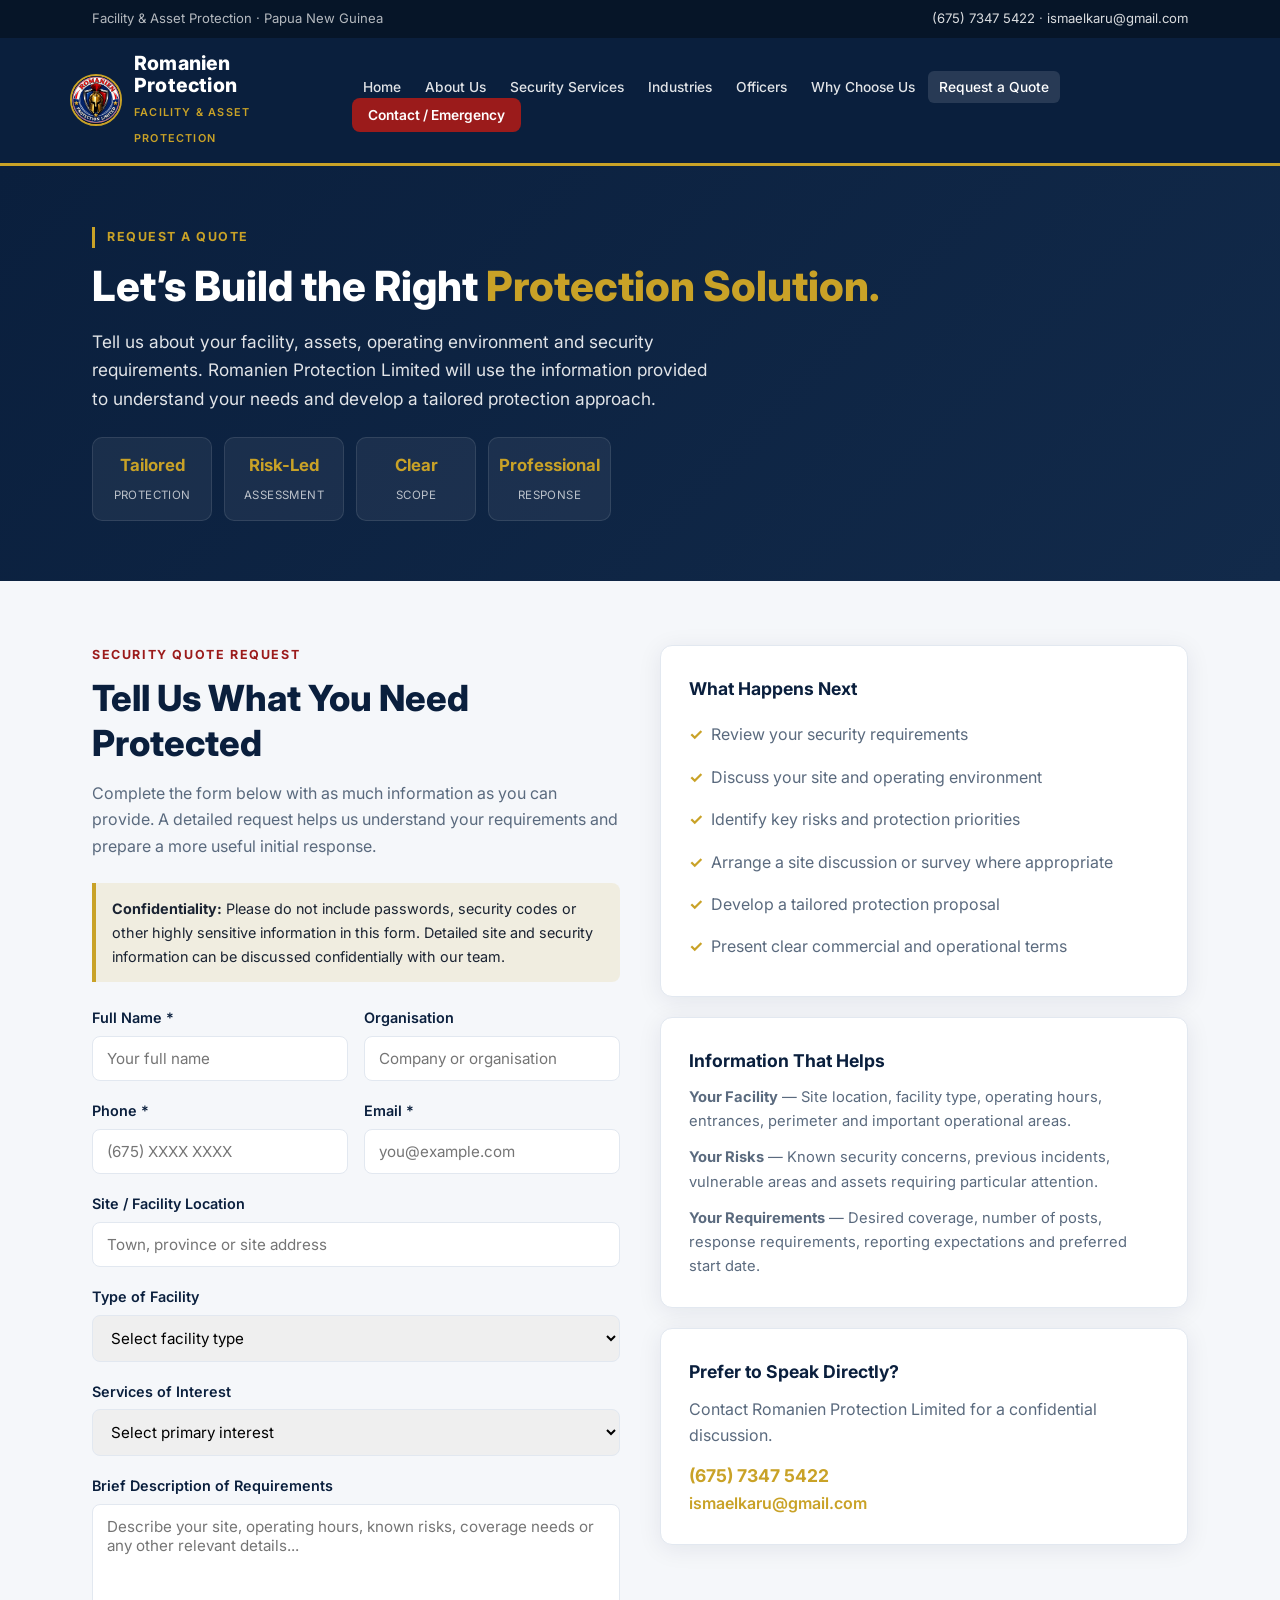
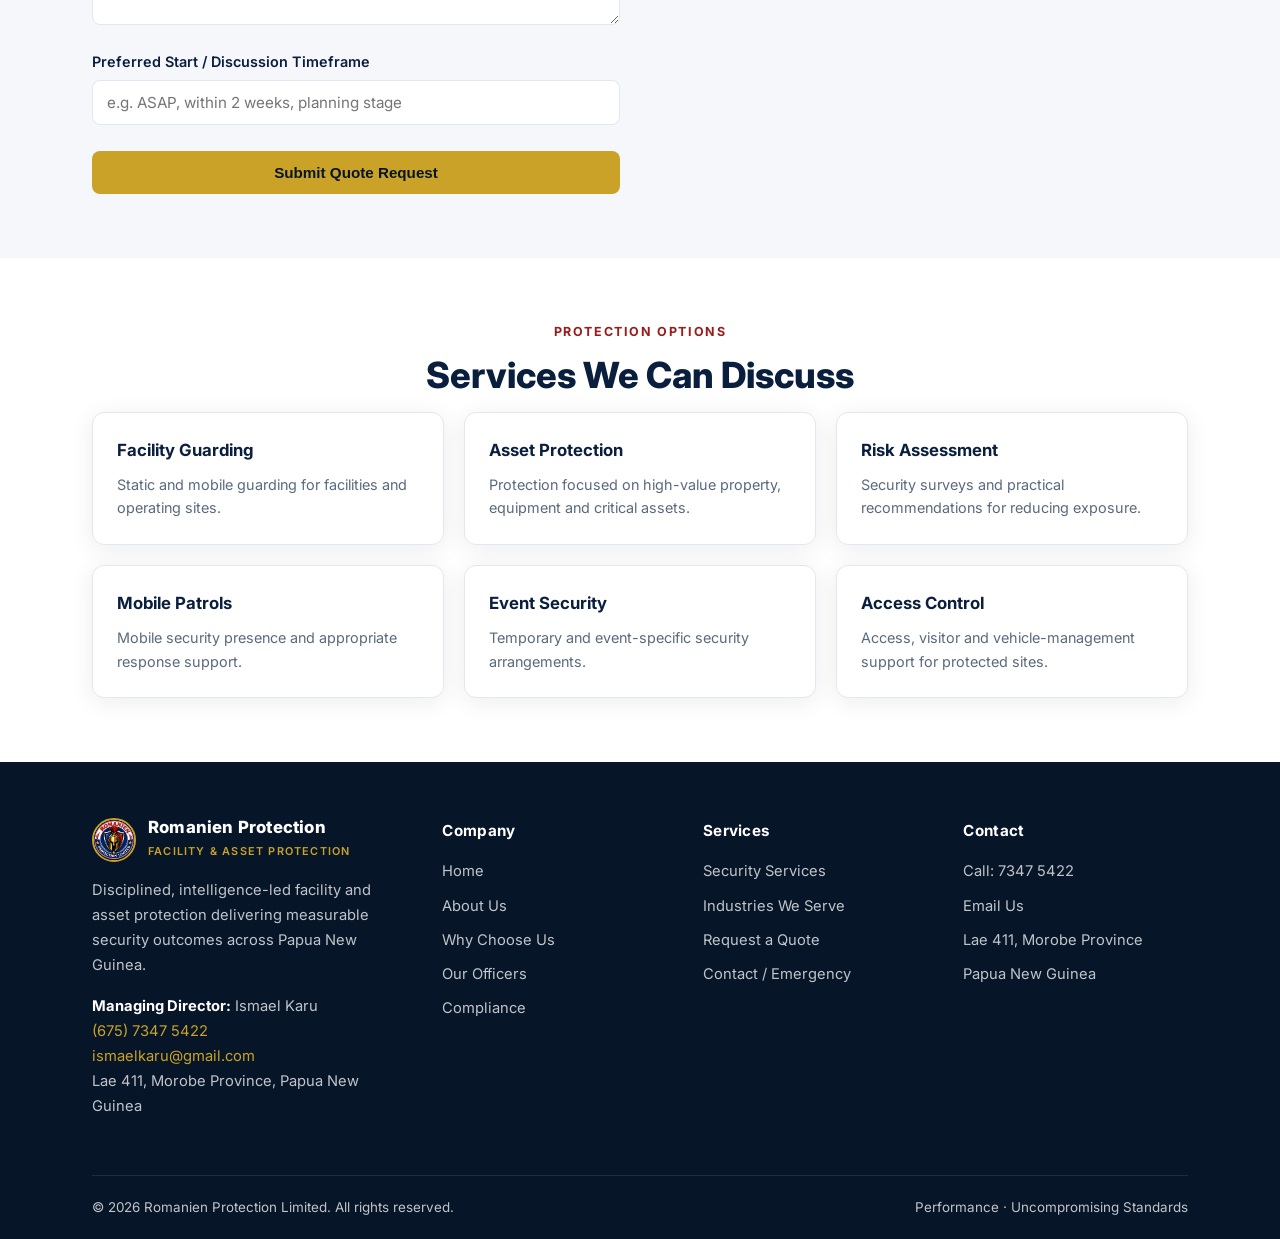
<file: quote.html>
<!DOCTYPE html>
<html lang="en">
<head>
    <meta charset="UTF-8">
    <meta name="viewport" content="width=device-width, initial-scale=1.0">
    <title>Request a Quote | Romanien Protection Limited</title>
    <meta name="description" content="Request a tailored security protection quote from Romanien Protection Limited for your facility in Papua New Guinea.">
    <link rel="preconnect" href="https://fonts.googleapis.com">
    <link rel="preconnect" href="https://fonts.gstatic.com" crossorigin>
    <link href="https://fonts.googleapis.com/css2?family=Inter:wght@400;500;600;700;800&display=swap" rel="stylesheet">
    <style>
        :root {
            --navy: #0a1f3d;
            --navy-dark: #061528;
            --navy-mid: #122a4a;
            --gold: #c9a227;
            --gold-hover: #b8911f;
            --gold-light: rgba(201, 162, 39, 0.12);
            --text: #1a2332;
            --text-muted: #5a6a7e;
            --bg: #f5f7fa;
            --white: #ffffff;
            --border: #e2e8f0;
            --radius: 12px;
            --shadow: 0 4px 24px rgba(10, 31, 61, 0.08);
            --shadow-lg: 0 16px 48px rgba(10, 31, 61, 0.14);
        }
        * { margin: 0; padding: 0; box-sizing: border-box; }
        body { font-family: 'Inter', system-ui, sans-serif; color: var(--text); background: var(--bg); line-height: 1.65; }
        .container { max-width: 1140px; margin: 0 auto; padding: 0 22px; }
        a { text-decoration: none; color: inherit; }
        img { max-width: 100%; display: block; }

        /* Header */
        .top-bar { background: var(--navy-dark); color: rgba(255,255,255,0.7); font-size: 0.82rem; padding: 8px 0; }
        .top-bar .container { display: flex; justify-content: space-between; align-items: center; flex-wrap: wrap; gap: 8px; }
        .top-bar a { color: rgba(255,255,255,0.85); }
        .top-bar a:hover { color: var(--gold); }
        header { background: var(--navy); position: sticky; top: 0; z-index: 1000; border-bottom: 3px solid var(--gold); }
        .header-inner { display: flex; align-items: center; justify-content: space-between; padding: 14px 0; gap: 20px; }
        .logo { display: flex; align-items: center; gap: 12px; }
        .logo img { width: 52px; height: 52px; border-radius: 50%; object-fit: cover; border: 2px solid var(--gold); }
        .logo-text h1 { font-size: 1.22rem; font-weight: 800; color: white; line-height: 1.15; letter-spacing: 0.2px; }
        .logo-text span { font-size: 0.68rem; color: var(--gold); font-weight: 600; letter-spacing: 1.2px; text-transform: uppercase; }
        .desktop-nav { display: flex; list-style: none; gap: 2px; flex-wrap: wrap; align-items: center; }
        .desktop-nav a { color: rgba(255,255,255,0.88); padding: 8px 11px; border-radius: 6px; font-size: 0.86rem; font-weight: 500; transition: all 0.2s; }
        .desktop-nav a:hover, .desktop-nav a.active { background: rgba(255,255,255,0.12); color: white; }
        .nav-cta { background: #9b1b1b !important; color: white !important; font-weight: 600 !important; padding: 9px 16px !important; border-radius: 8px !important; }
        .nav-cta:hover { background: #7f1616 !important; }
        .mobile-toggle { display: none; background: none; border: none; color: white; font-size: 1.7rem; cursor: pointer; padding: 6px; }

        /* Mobile menu */
        .mobile-menu { display: none; position: fixed; inset: 0; z-index: 2000; background: var(--navy); flex-direction: column; overflow-y: auto; }
        .mobile-menu.open { display: flex; }
        .mobile-menu-header { display: flex; justify-content: space-between; align-items: center; padding: 16px 20px; border-bottom: 1px solid rgba(255,255,255,0.1); }
        .mobile-close { background: none; border: none; color: white; font-size: 1.8rem; cursor: pointer; }
        .mobile-nav { list-style: none; padding: 16px 12px 30px; }
        .mobile-nav a { display: block; color: rgba(255,255,255,0.92); padding: 14px 16px; font-size: 1.05rem; font-weight: 500; border-radius: 8px; }
        .mobile-nav a:hover, .mobile-nav a.active { background: rgba(255,255,255,0.1); }
        .mobile-contact { margin-top: auto; padding: 24px; border-top: 1px solid rgba(255,255,255,0.1); color: rgba(255,255,255,0.8); font-size: 0.9rem; }
        .mobile-contact a { color: var(--gold); }

        /* Hero */
        .hero { background: linear-gradient(135deg, var(--navy) 0%, var(--navy-mid) 55%, #0d2b4d 100%); color: white; padding: 70px 0 80px; position: relative; overflow: hidden; }
        .hero::before { content: ''; position: absolute; inset: 0; background: radial-gradient(ellipse at 70% 20%, rgba(201,162,39,0.08) 0%, transparent 55%); pointer-events: none; }
        .hero-grid { display: grid; grid-template-columns: 1.15fr 0.85fr; gap: 48px; align-items: center; position: relative; }
        .hero-badge { display: inline-block; font-size: 0.78rem; font-weight: 700; letter-spacing: 1.5px; text-transform: uppercase; color: var(--gold); border-left: 3px solid var(--gold); padding-left: 12px; margin-bottom: 18px; }
        .hero h2 { font-size: clamp(2.1rem, 4.5vw, 3rem); font-weight: 800; line-height: 1.15; margin-bottom: 18px; }
        .hero h2 span { color: var(--gold); }
        .hero-lead { font-size: 1.08rem; color: rgba(255,255,255,0.88); max-width: 520px; margin-bottom: 28px; }
        .hero-btns { display: flex; flex-wrap: wrap; gap: 12px; margin-bottom: 36px; }
        .btn { display: inline-flex; align-items: center; gap: 8px; padding: 13px 22px; border-radius: 8px; font-weight: 600; font-size: 0.95rem; transition: all 0.2s; border: none; cursor: pointer; }
        .btn-primary { background: var(--gold); color: var(--navy-dark); }
        .btn-primary:hover { background: var(--gold-hover); transform: translateY(-1px); }
        .btn-outline { background: transparent; color: white; border: 1.5px solid rgba(255,255,255,0.35); }
        .btn-outline:hover { border-color: white; background: rgba(255,255,255,0.08); }
        .hero-stats { display: grid; grid-template-columns: repeat(4, 1fr); gap: 12px; }
        .stat-box { background: rgba(255,255,255,0.06); border: 1px solid rgba(255,255,255,0.1); border-radius: 10px; padding: 14px 10px; text-align: center; }
        .stat-box strong { display: block; color: var(--gold); font-size: 1.05rem; font-weight: 700; }
        .stat-box span { font-size: 0.72rem; color: rgba(255,255,255,0.7); text-transform: uppercase; letter-spacing: 0.4px; }
        .hero-card { background: rgba(255,255,255,0.07); border: 1px solid rgba(255,255,255,0.12); border-radius: 16px; padding: 28px 24px; backdrop-filter: blur(8px); }
        .hero-card .card-logo { width: 90px; height: 90px; margin: 0 auto 16px; border-radius: 50%; border: 3px solid var(--gold); object-fit: cover; }
        .hero-card h3 { text-align: center; color: var(--gold); font-size: 1.1rem; margin-bottom: 16px; }
        .hero-card ul { list-style: none; }
        .hero-card li { padding: 7px 0; font-size: 0.92rem; color: rgba(255,255,255,0.9); display: flex; gap: 10px; align-items: flex-start; }
        .hero-card li::before { content: '✓'; color: var(--gold); font-weight: 700; flex-shrink: 0; }

        /* Sections */
        section { padding: 72px 0; }
        .section-label { font-size: 0.78rem; font-weight: 700; letter-spacing: 1.6px; text-transform: uppercase; color: #9b1b1b; margin-bottom: 10px; text-align: center; }
        .section-title { font-size: clamp(1.7rem, 3.5vw, 2.25rem); font-weight: 800; text-align: center; color: var(--navy); margin-bottom: 14px; line-height: 1.25; }
        .section-lead { text-align: center; color: var(--text-muted); max-width: 640px; margin: 0 auto 42px; font-size: 1.05rem; }

        /* Value props */
        .value-grid { display: grid; grid-template-columns: repeat(3, 1fr); gap: 24px; }
        .value-card { background: var(--white); border-radius: var(--radius); padding: 28px 24px; box-shadow: var(--shadow); border: 1px solid var(--border); transition: transform 0.2s, box-shadow 0.2s; }
        .value-card:hover { transform: translateY(-4px); box-shadow: var(--shadow-lg); }
        .value-icon { width: 48px; height: 48px; background: var(--gold-light); border-radius: 12px; display: flex; align-items: center; justify-content: center; font-size: 1.4rem; margin-bottom: 16px; }
        .value-card h3 { font-size: 1.15rem; font-weight: 700; color: var(--navy); margin-bottom: 10px; }
        .value-card p { color: var(--text-muted); font-size: 0.95rem; }

        /* Services preview */
        .services-grid { display: grid; grid-template-columns: repeat(3, 1fr); gap: 24px; }
        .service-card { background: var(--white); border-radius: var(--radius); padding: 28px 24px; box-shadow: var(--shadow); border-top: 4px solid var(--gold); }
        .service-card h3 { font-size: 1.12rem; font-weight: 700; color: var(--navy); margin-bottom: 14px; }
        .service-card ul { list-style: none; }
        .service-card li { padding: 6px 0; font-size: 0.92rem; color: var(--text-muted); padding-left: 18px; position: relative; }
        .service-card li::before { content: '•'; color: var(--gold); position: absolute; left: 0; font-weight: 700; }

        /* Strengths */
        .strengths-grid { display: grid; grid-template-columns: repeat(3, 1fr); gap: 20px; }
        .strength-item { background: var(--white); border-radius: var(--radius); padding: 24px; box-shadow: var(--shadow); display: flex; gap: 16px; }
        .strength-num { font-size: 1.4rem; font-weight: 800; color: var(--gold); min-width: 36px; }
        .strength-item h4 { font-size: 1.02rem; font-weight: 700; color: var(--navy); margin-bottom: 6px; }
        .strength-item p { font-size: 0.9rem; color: var(--text-muted); }

        /* Industries */
        .industries-grid { display: grid; grid-template-columns: repeat(3, 1fr); gap: 20px; }
        .industry-card { background: var(--white); border-radius: var(--radius); padding: 24px; box-shadow: var(--shadow); border: 1px solid var(--border); transition: border-color 0.2s; }
        .industry-card:hover { border-color: var(--gold); }
        .industry-card .icon { font-size: 1.6rem; margin-bottom: 12px; }
        .industry-card h4 { font-size: 1.05rem; font-weight: 700; color: var(--navy); margin-bottom: 8px; }
        .industry-card p { font-size: 0.9rem; color: var(--text-muted); }

        /* Outcomes */
        .outcomes { background: var(--navy); color: white; }
        .outcomes .section-title { color: white; }
        .outcomes .section-lead { color: rgba(255,255,255,0.75); }
        .outcomes-list { display: flex; flex-wrap: wrap; justify-content: center; gap: 12px; }
        .outcome-tag { background: rgba(255,255,255,0.08); border: 1px solid rgba(255,255,255,0.15); border-radius: 50px; padding: 10px 20px; font-size: 0.92rem; font-weight: 500; }

        /* Promise */
        .promise-grid { display: grid; grid-template-columns: repeat(3, 1fr); gap: 24px; }
        .promise-card { text-align: center; padding: 28px 20px; background: var(--white); border-radius: var(--radius); box-shadow: var(--shadow); }
        .promise-card .icon { font-size: 2rem; margin-bottom: 14px; }
        .promise-card h3 { font-size: 1.1rem; font-weight: 700; color: var(--navy); margin-bottom: 10px; }
        .promise-card p { font-size: 0.92rem; color: var(--text-muted); }

        /* CTA */
        .cta-band { background: linear-gradient(135deg, var(--navy-dark), var(--navy)); color: white; padding: 64px 0; text-align: center; }
        .cta-band h2 { font-size: clamp(1.6rem, 3vw, 2.1rem); font-weight: 800; margin-bottom: 14px; }
        .cta-band p { color: rgba(255,255,255,0.8); max-width: 560px; margin: 0 auto 28px; }
        .cta-band .btn-primary { font-size: 1rem; padding: 14px 28px; }

        /* Footer */
        footer { background: var(--navy-dark); color: rgba(255,255,255,0.75); padding: 56px 0 0; font-size: 0.92rem; }
        .footer-grid { display: grid; grid-template-columns: 1.4fr 1fr 1fr 1fr; gap: 36px; padding-bottom: 40px; border-bottom: 1px solid rgba(255,255,255,0.1); }
        .footer-brand .logo { margin-bottom: 16px; }
        .footer-brand p { margin-bottom: 16px; line-height: 1.7; }
        .footer-col h4 { color: white; font-size: 0.95rem; font-weight: 700; margin-bottom: 16px; letter-spacing: 0.3px; }
        .footer-col ul { list-style: none; }
        .footer-col li { margin-bottom: 10px; }
        .footer-col a:hover { color: var(--gold); }
        .footer-bottom { padding: 20px 0; display: flex; justify-content: space-between; flex-wrap: wrap; gap: 10px; font-size: 0.84rem; }
        .footer-contact a { color: var(--gold); }

        /* Utilities */
        .text-center { text-align: center; }
        .mt-32 { margin-top: 32px; }
        .mb-0 { margin-bottom: 0; }

        @media (max-width: 980px) {
            .hero-grid, .value-grid, .services-grid, .strengths-grid, .industries-grid, .promise-grid { grid-template-columns: 1fr 1fr; }
            .footer-grid { grid-template-columns: 1fr 1fr; }
            .hero-stats { grid-template-columns: repeat(2, 1fr); }
        }
        @media (max-width: 720px) {
            .desktop-nav { display: none; }
            .mobile-toggle { display: block; }
            .hero-grid, .value-grid, .services-grid, .strengths-grid, .industries-grid, .promise-grid, .footer-grid { grid-template-columns: 1fr; }
            .hero { padding: 48px 0 56px; }
            .hero-stats { grid-template-columns: repeat(2, 1fr); }
            section { padding: 52px 0; }
        }
    
        /* Page hero (inner pages) */
        .page-hero { background: linear-gradient(135deg, var(--navy) 0%, var(--navy-mid) 100%); color: white; padding: 56px 0 60px; }
        .page-hero .hero-badge { margin-bottom: 14px; }
        .page-hero h1 { font-size: clamp(1.9rem, 4vw, 2.6rem); font-weight: 800; line-height: 1.2; margin-bottom: 16px; }
        .page-hero h1 em { color: var(--gold); font-style: normal; }
        .page-hero .lead { font-size: 1.08rem; color: rgba(255,255,255,0.88); max-width: 620px; margin-bottom: 24px; }
        .page-stats { display: flex; flex-wrap: wrap; gap: 12px; margin-top: 8px; }
        .page-stats .stat-box { min-width: 120px; }
        .content-section { padding: 64px 0; }
        .two-col { display: grid; grid-template-columns: 1fr 1fr; gap: 40px; align-items: start; }
        .card-list { list-style: none; }
        .card-list li { padding: 8px 0; padding-left: 22px; position: relative; color: var(--text-muted); }
        .card-list li::before { content: '✓'; color: var(--gold); position: absolute; left: 0; font-weight: 700; }
        .info-box { background: var(--white); border-radius: var(--radius); padding: 28px; box-shadow: var(--shadow); border: 1px solid var(--border); margin-bottom: 20px; }
        .info-box h3 { color: var(--navy); font-size: 1.1rem; margin-bottom: 10px; }
        .form-group { margin-bottom: 18px; }
        .form-group label { display: block; font-weight: 600; font-size: 0.9rem; margin-bottom: 6px; color: var(--navy); }
        .form-group input, .form-group select, .form-group textarea {
            width: 100%; padding: 12px 14px; border: 1.5px solid var(--border); border-radius: 8px;
            font-family: inherit; font-size: 0.95rem; transition: border-color 0.2s;
        }
        .form-group input:focus, .form-group select:focus, .form-group textarea:focus {
            outline: none; border-color: var(--gold);
        }
        .form-row { display: grid; grid-template-columns: 1fr 1fr; gap: 16px; }
        .form-note { background: var(--gold-light); border-left: 4px solid var(--gold); padding: 14px 16px; border-radius: 0 8px 8px 0; font-size: 0.9rem; color: var(--text); margin-bottom: 24px; }
        .contact-cards { display: grid; grid-template-columns: repeat(3, 1fr); gap: 20px; }
        .contact-card { background: var(--white); border-radius: var(--radius); padding: 28px 22px; text-align: center; box-shadow: var(--shadow); border: 1px solid var(--border); }
        .contact-card .icon { font-size: 1.8rem; margin-bottom: 12px; }
        .contact-card h3 { font-size: 1.05rem; color: var(--navy); margin-bottom: 8px; }
        .contact-card a { color: var(--gold); font-weight: 600; }
        .urgent-box { background: #9b1b1b; color: white; border-radius: var(--radius); padding: 28px; text-align: center; }
        .urgent-box a { color: white; font-weight: 700; text-decoration: underline; }
        @media (max-width: 720px) {
            .two-col, .form-row, .contact-cards { grid-template-columns: 1fr; }
        }
</style>
</head>
<body>

    <div class="top-bar">
        <div class="container">
            <span>Facility & Asset Protection · Papua New Guinea</span>
            <span>
                <a href="tel:+67573475422">(675) 7347 5422</a> · 
                <a href="mailto:ismaelkaru@gmail.com">ismaelkaru@gmail.com</a>
            </span>
        </div>
    </div>
    <header>
        <div class="container header-inner">
            <a href="index.html" class="logo">
                <img src="logo.jpg" alt="Romanien Protection Limited logo">
                <div class="logo-text">
                    <h1>Romanien Protection</h1>
                    <span>Facility & Asset Protection</span>
                </div>
            </a>
            <nav>
                <ul class="desktop-nav">
                    <li><a href="index.html">Home</a></li>
                    <li><a href="about.html">About Us</a></li>
                    <li><a href="services.html">Security Services</a></li>
                    <li><a href="industries.html">Industries</a></li>
                    <li><a href="security-officers.html">Officers</a></li>
                    <li><a href="why-us.html">Why Choose Us</a></li>
                    <li><a href="quote.html" class="active">Request a Quote</a></li>
                    <li><a href="contact.html" class="nav-cta">Contact / Emergency</a></li>
                </ul>
            </nav>
            <button class="mobile-toggle" aria-label="Open menu" onclick="document.getElementById('mobileMenu').classList.add('open')">☰</button>
        </div>
    </header>
    <div class="mobile-menu" id="mobileMenu">
        <div class="mobile-menu-header">
            <div class="logo">
                <img src="logo.jpg" alt="Logo" style="width:42px;height:42px;border-radius:50%;border:2px solid var(--gold);">
                <div class="logo-text"><h1 style="font-size:1.1rem;color:white;">Romanien Protection</h1></div>
            </div>
            <button class="mobile-close" onclick="document.getElementById('mobileMenu').classList.remove('open')">×</button>
        </div>
        <ul class="mobile-nav">
            <li><a href="index.html">Home</a></li>
            <li><a href="about.html">About Us</a></li>
            <li><a href="services.html">Security Services</a></li>
            <li><a href="industries.html">Industries</a></li>
            <li><a href="security-officers.html">Our Security Officers</a></li>
            <li><a href="compliance.html">Compliance & Licensing</a></li>
            <li><a href="why-us.html">Why Choose Us</a></li>
            <li><a href="quote.html">Request a Quote</a></li>
            <li><a href="contact.html">Contact / Emergency</a></li>
        </ul>
        <div class="mobile-contact">
            <strong style="color:var(--gold);">Contact</strong><br>
            <a href="tel:+67573475422">(675) 7347 5422</a><br>
            <a href="mailto:ismaelkaru@gmail.com">ismaelkaru@gmail.com</a><br>
            Lae 411, Morobe Province, PNG
        </div>
    </div>


    <section class="page-hero">
        <div class="container">
            <div class="hero-badge">Request a Quote</div>
            <h1>Let’s Build the Right <em>Protection Solution.</em></h1>
            <p class="lead">Tell us about your facility, assets, operating environment and security requirements. Romanien Protection Limited will use the information provided to understand your needs and develop a tailored protection approach.</p>
            <div class="page-stats">
                <div class="stat-box"><strong>Tailored</strong><span>Protection</span></div>
                <div class="stat-box"><strong>Risk-Led</strong><span>Assessment</span></div>
                <div class="stat-box"><strong>Clear</strong><span>Scope</span></div>
                <div class="stat-box"><strong>Professional</strong><span>Response</span></div>
            </div>
        </div>
    </section>

    <section class="content-section">
        <div class="container">
            <div class="two-col">
                <div>
                    <div class="section-label" style="text-align:left;">Security Quote Request</div>
                    <h2 class="section-title" style="text-align:left;">Tell Us What You Need Protected</h2>
                    <p style="color:var(--text-muted);margin-bottom:24px;">Complete the form below with as much information as you can provide. A detailed request helps us understand your requirements and prepare a more useful initial response.</p>
                    <div class="form-note"><strong>Confidentiality:</strong> Please do not include passwords, security codes or other highly sensitive information in this form. Detailed site and security information can be discussed confidentially with our team.</div>
                    <form action="mailto:ismaelkaru@gmail.com" method="POST" enctype="text/plain">
                        <div class="form-row">
                            <div class="form-group"><label>Full Name *</label><input type="text" name="name" required placeholder="Your full name"></div>
                            <div class="form-group"><label>Organisation</label><input type="text" name="organisation" placeholder="Company or organisation"></div>
                        </div>
                        <div class="form-row">
                            <div class="form-group"><label>Phone *</label><input type="tel" name="phone" required placeholder="(675) XXXX XXXX"></div>
                            <div class="form-group"><label>Email *</label><input type="email" name="email" required placeholder="you@example.com"></div>
                        </div>
                        <div class="form-group"><label>Site / Facility Location</label><input type="text" name="location" placeholder="Town, province or site address"></div>
                        <div class="form-group"><label>Type of Facility</label>
                            <select name="facility_type">
                                <option value="">Select facility type</option>
                                <option>Industrial / Manufacturing</option>
                                <option>Commercial / Office</option>
                                <option>Logistics / Warehouse</option>
                                <option>Retail / Mixed-Use</option>
                                <option>Institutional / Public</option>
                                <option>High-Value / Specialised</option>
                                <option>Other</option>
                            </select>
                        </div>
                        <div class="form-group"><label>Services of Interest</label>
                            <select name="services">
                                <option value="">Select primary interest</option>
                                <option>Facility Guarding</option>
                                <option>Asset Protection</option>
                                <option>Risk Assessment / Survey</option>
                                <option>Mobile Patrols</option>
                                <option>Event Security</option>
                                <option>Access Control</option>
                                <option>Full Protection Solution</option>
                            </select>
                        </div>
                        <div class="form-group"><label>Brief Description of Requirements</label>
                            <textarea name="requirements" rows="5" placeholder="Describe your site, operating hours, known risks, coverage needs or any other relevant details..."></textarea>
                        </div>
                        <div class="form-group"><label>Preferred Start / Discussion Timeframe</label><input type="text" name="timeframe" placeholder="e.g. ASAP, within 2 weeks, planning stage"></div>
                        <button type="submit" class="btn btn-primary" style="width:100%;justify-content:center;margin-top:8px;">Submit Quote Request</button>
                    </form>
                </div>
                <div>
                    <div class="info-box">
                        <h3>What Happens Next</h3>
                        <ul class="card-list">
                            <li>Review your security requirements</li>
                            <li>Discuss your site and operating environment</li>
                            <li>Identify key risks and protection priorities</li>
                            <li>Arrange a site discussion or survey where appropriate</li>
                            <li>Develop a tailored protection proposal</li>
                            <li>Present clear commercial and operational terms</li>
                        </ul>
                    </div>
                    <div class="info-box">
                        <h3>Information That Helps</h3>
                        <p style="font-size:0.92rem;color:var(--text-muted);margin-bottom:12px;"><strong>Your Facility</strong> — Site location, facility type, operating hours, entrances, perimeter and important operational areas.</p>
                        <p style="font-size:0.92rem;color:var(--text-muted);margin-bottom:12px;"><strong>Your Risks</strong> — Known security concerns, previous incidents, vulnerable areas and assets requiring particular attention.</p>
                        <p style="font-size:0.92rem;color:var(--text-muted);"><strong>Your Requirements</strong> — Desired coverage, number of posts, response requirements, reporting expectations and preferred start date.</p>
                    </div>
                    <div class="info-box">
                        <h3>Prefer to Speak Directly?</h3>
                        <p style="margin-bottom:12px;color:var(--text-muted);">Contact Romanien Protection Limited for a confidential discussion.</p>
                        <p><a href="tel:+67573475422" style="color:var(--gold);font-weight:700;font-size:1.1rem;">(675) 7347 5422</a></p>
                        <p><a href="mailto:ismaelkaru@gmail.com" style="color:var(--gold);font-weight:600;">ismaelkaru@gmail.com</a></p>
                    </div>
                </div>
            </div>
        </div>
    </section>

    <section class="content-section" style="background:var(--white);">
        <div class="container">
            <div class="section-label">Protection Options</div>
            <h2 class="section-title">Services We Can Discuss</h2>
            <div class="industries-grid">
                <div class="industry-card"><h4>Facility Guarding</h4><p>Static and mobile guarding for facilities and operating sites.</p></div>
                <div class="industry-card"><h4>Asset Protection</h4><p>Protection focused on high-value property, equipment and critical assets.</p></div>
                <div class="industry-card"><h4>Risk Assessment</h4><p>Security surveys and practical recommendations for reducing exposure.</p></div>
                <div class="industry-card"><h4>Mobile Patrols</h4><p>Mobile security presence and appropriate response support.</p></div>
                <div class="industry-card"><h4>Event Security</h4><p>Temporary and event-specific security arrangements.</p></div>
                <div class="industry-card"><h4>Access Control</h4><p>Access, visitor and vehicle-management support for protected sites.</p></div>
            </div>
        </div>
    </section>


    <footer>
        <div class="container">
            <div class="footer-grid">
                <div class="footer-brand">
                    <a href="index.html" class="logo">
                        <img src="logo.jpg" alt="Logo" style="width:44px;height:44px;border-radius:50%;border:2px solid var(--gold);">
                        <div class="logo-text">
                            <h1 style="font-size:1.05rem;color:white;">Romanien Protection</h1>
                            <span>Facility & Asset Protection</span>
                        </div>
                    </a>
                    <p>Disciplined, intelligence-led facility and asset protection delivering measurable security outcomes across Papua New Guinea.</p>
                    <p class="footer-contact">
                        <strong style="color:white;">Managing Director:</strong> Ismael Karu<br>
                        <a href="tel:+67573475422">(675) 7347 5422</a><br>
                        <a href="mailto:ismaelkaru@gmail.com">ismaelkaru@gmail.com</a><br>
                        Lae 411, Morobe Province, Papua New Guinea
                    </p>
                </div>
                <div class="footer-col">
                    <h4>Company</h4>
                    <ul>
                        <li><a href="index.html">Home</a></li>
                        <li><a href="about.html">About Us</a></li>
                        <li><a href="why-us.html">Why Choose Us</a></li>
                        <li><a href="security-officers.html">Our Officers</a></li>
                        <li><a href="compliance.html">Compliance</a></li>
                    </ul>
                </div>
                <div class="footer-col">
                    <h4>Services</h4>
                    <ul>
                        <li><a href="services.html">Security Services</a></li>
                        <li><a href="industries.html">Industries We Serve</a></li>
                        <li><a href="quote.html">Request a Quote</a></li>
                        <li><a href="contact.html">Contact / Emergency</a></li>
                    </ul>
                </div>
                <div class="footer-col">
                    <h4>Contact</h4>
                    <ul>
                        <li><a href="tel:+67573475422">Call: 7347 5422</a></li>
                        <li><a href="mailto:ismaelkaru@gmail.com">Email Us</a></li>
                        <li>Lae 411, Morobe Province</li>
                        <li>Papua New Guinea</li>
                    </ul>
                </div>
            </div>
            <div class="footer-bottom">
                <span>© 2026 Romanien Protection Limited. All rights reserved.</span>
                <span>Performance · Uncompromising Standards</span>
            </div>
        </div>
    </footer>
    <script>
        document.querySelectorAll('.mobile-nav a').forEach(a => {
            a.addEventListener('click', () => document.getElementById('mobileMenu').classList.remove('open'));
        });
    </script>

</body>
</html>
</file>
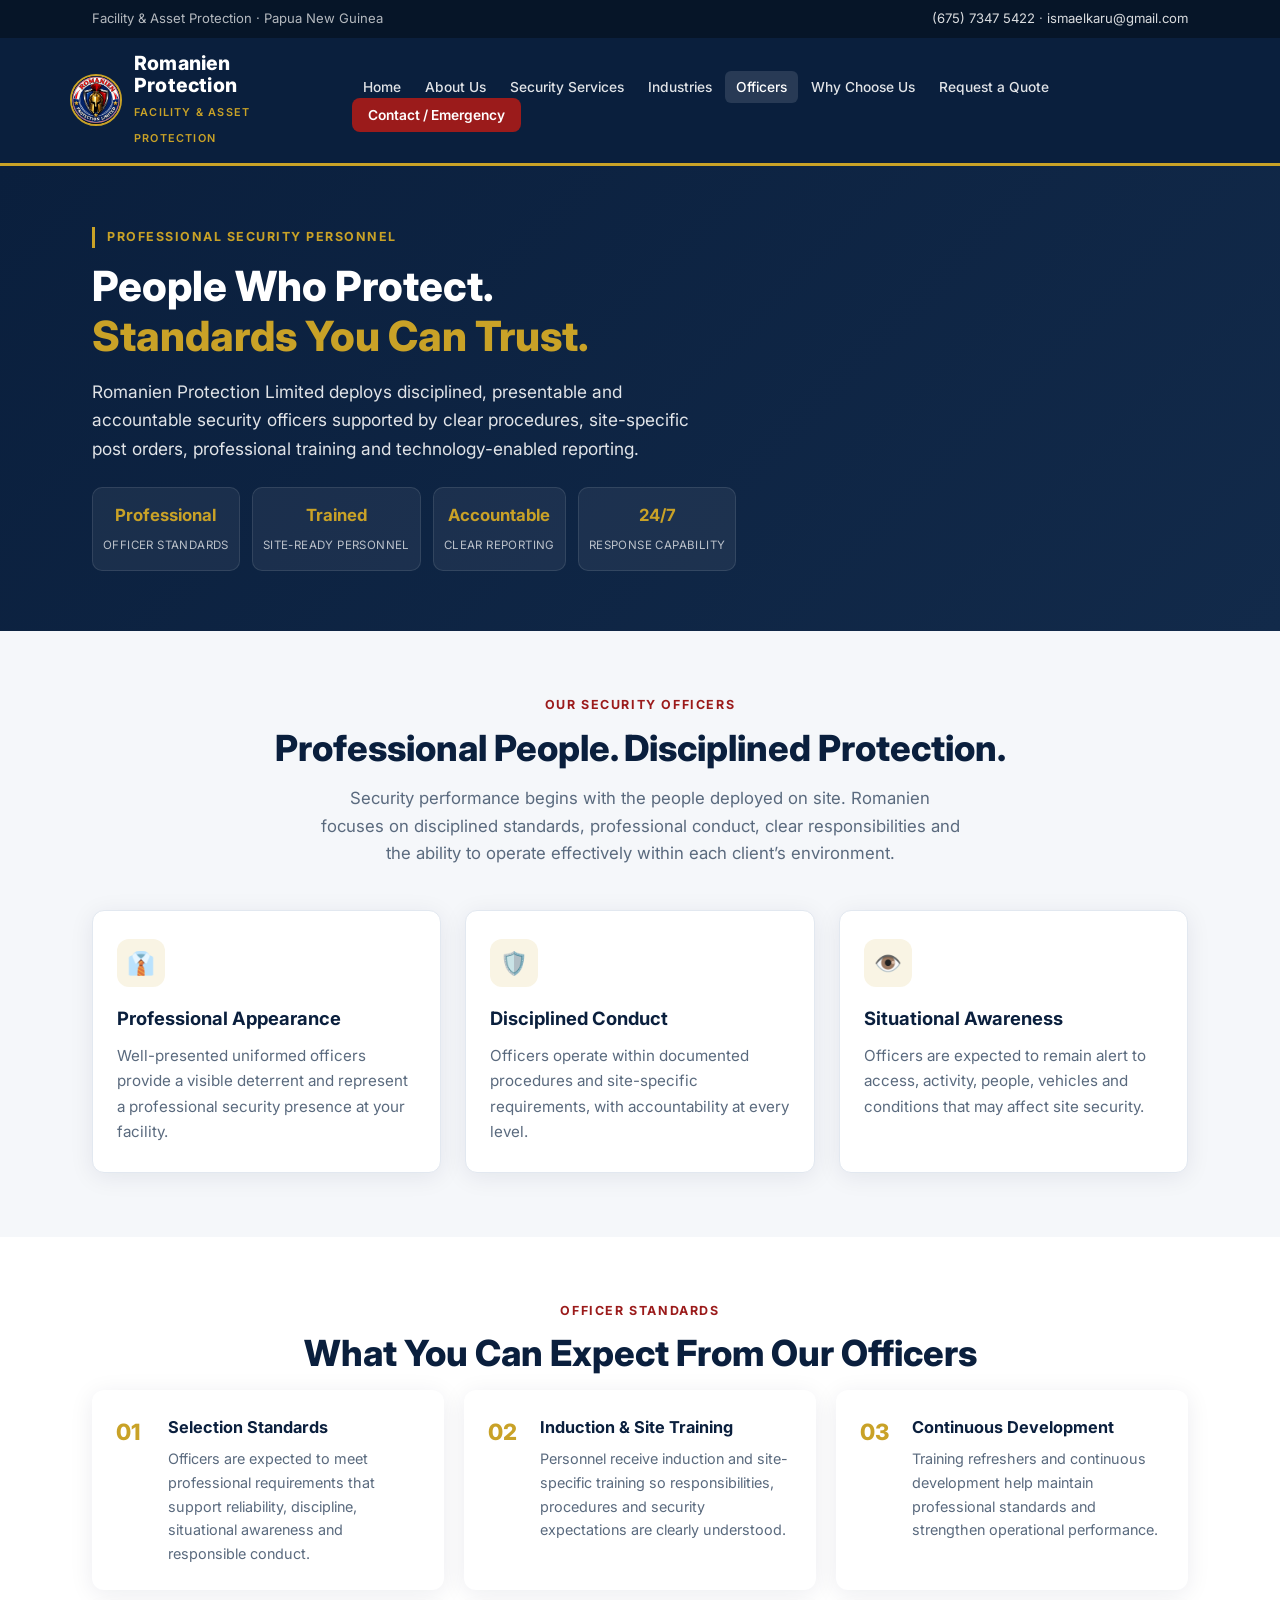
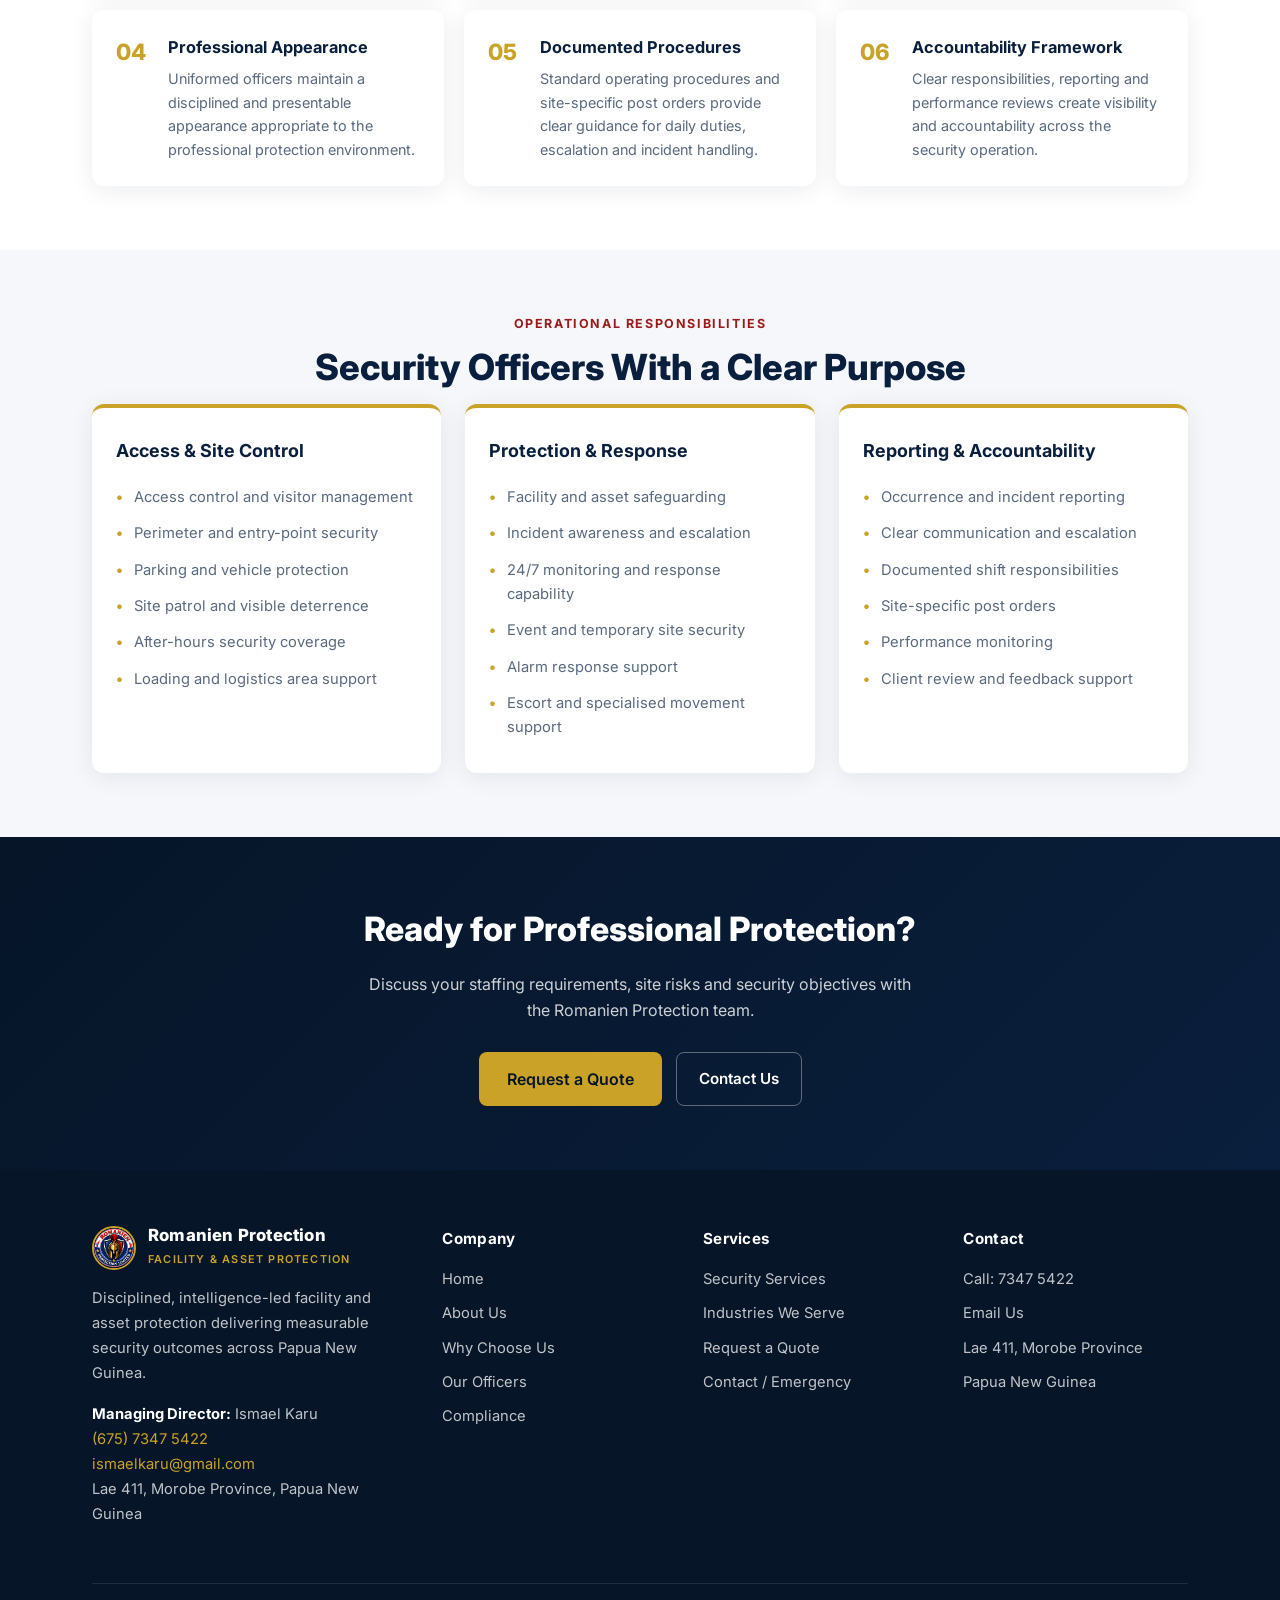
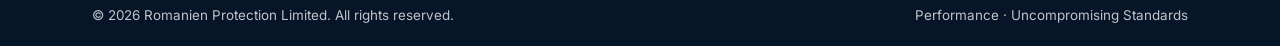
<file: security-officers.html>
<!DOCTYPE html>
<html lang="en">
<head>
    <meta charset="UTF-8">
    <meta name="viewport" content="width=device-width, initial-scale=1.0">
    <title>Our Security Officers | Romanien Protection Limited</title>
    <meta name="description" content="Disciplined, presentable and accountable security officers from Romanien Protection Limited in Papua New Guinea.">
    <link rel="preconnect" href="https://fonts.googleapis.com">
    <link rel="preconnect" href="https://fonts.gstatic.com" crossorigin>
    <link href="https://fonts.googleapis.com/css2?family=Inter:wght@400;500;600;700;800&display=swap" rel="stylesheet">
    <style>
        :root {
            --navy: #0a1f3d;
            --navy-dark: #061528;
            --navy-mid: #122a4a;
            --gold: #c9a227;
            --gold-hover: #b8911f;
            --gold-light: rgba(201, 162, 39, 0.12);
            --text: #1a2332;
            --text-muted: #5a6a7e;
            --bg: #f5f7fa;
            --white: #ffffff;
            --border: #e2e8f0;
            --radius: 12px;
            --shadow: 0 4px 24px rgba(10, 31, 61, 0.08);
            --shadow-lg: 0 16px 48px rgba(10, 31, 61, 0.14);
        }
        * { margin: 0; padding: 0; box-sizing: border-box; }
        body { font-family: 'Inter', system-ui, sans-serif; color: var(--text); background: var(--bg); line-height: 1.65; }
        .container { max-width: 1140px; margin: 0 auto; padding: 0 22px; }
        a { text-decoration: none; color: inherit; }
        img { max-width: 100%; display: block; }

        /* Header */
        .top-bar { background: var(--navy-dark); color: rgba(255,255,255,0.7); font-size: 0.82rem; padding: 8px 0; }
        .top-bar .container { display: flex; justify-content: space-between; align-items: center; flex-wrap: wrap; gap: 8px; }
        .top-bar a { color: rgba(255,255,255,0.85); }
        .top-bar a:hover { color: var(--gold); }
        header { background: var(--navy); position: sticky; top: 0; z-index: 1000; border-bottom: 3px solid var(--gold); }
        .header-inner { display: flex; align-items: center; justify-content: space-between; padding: 14px 0; gap: 20px; }
        .logo { display: flex; align-items: center; gap: 12px; }
        .logo img { width: 52px; height: 52px; border-radius: 50%; object-fit: cover; border: 2px solid var(--gold); }
        .logo-text h1 { font-size: 1.22rem; font-weight: 800; color: white; line-height: 1.15; letter-spacing: 0.2px; }
        .logo-text span { font-size: 0.68rem; color: var(--gold); font-weight: 600; letter-spacing: 1.2px; text-transform: uppercase; }
        .desktop-nav { display: flex; list-style: none; gap: 2px; flex-wrap: wrap; align-items: center; }
        .desktop-nav a { color: rgba(255,255,255,0.88); padding: 8px 11px; border-radius: 6px; font-size: 0.86rem; font-weight: 500; transition: all 0.2s; }
        .desktop-nav a:hover, .desktop-nav a.active { background: rgba(255,255,255,0.12); color: white; }
        .nav-cta { background: #9b1b1b !important; color: white !important; font-weight: 600 !important; padding: 9px 16px !important; border-radius: 8px !important; }
        .nav-cta:hover { background: #7f1616 !important; }
        .mobile-toggle { display: none; background: none; border: none; color: white; font-size: 1.7rem; cursor: pointer; padding: 6px; }

        /* Mobile menu */
        .mobile-menu { display: none; position: fixed; inset: 0; z-index: 2000; background: var(--navy); flex-direction: column; overflow-y: auto; }
        .mobile-menu.open { display: flex; }
        .mobile-menu-header { display: flex; justify-content: space-between; align-items: center; padding: 16px 20px; border-bottom: 1px solid rgba(255,255,255,0.1); }
        .mobile-close { background: none; border: none; color: white; font-size: 1.8rem; cursor: pointer; }
        .mobile-nav { list-style: none; padding: 16px 12px 30px; }
        .mobile-nav a { display: block; color: rgba(255,255,255,0.92); padding: 14px 16px; font-size: 1.05rem; font-weight: 500; border-radius: 8px; }
        .mobile-nav a:hover, .mobile-nav a.active { background: rgba(255,255,255,0.1); }
        .mobile-contact { margin-top: auto; padding: 24px; border-top: 1px solid rgba(255,255,255,0.1); color: rgba(255,255,255,0.8); font-size: 0.9rem; }
        .mobile-contact a { color: var(--gold); }

        /* Hero */
        .hero { background: linear-gradient(135deg, var(--navy) 0%, var(--navy-mid) 55%, #0d2b4d 100%); color: white; padding: 70px 0 80px; position: relative; overflow: hidden; }
        .hero::before { content: ''; position: absolute; inset: 0; background: radial-gradient(ellipse at 70% 20%, rgba(201,162,39,0.08) 0%, transparent 55%); pointer-events: none; }
        .hero-grid { display: grid; grid-template-columns: 1.15fr 0.85fr; gap: 48px; align-items: center; position: relative; }
        .hero-badge { display: inline-block; font-size: 0.78rem; font-weight: 700; letter-spacing: 1.5px; text-transform: uppercase; color: var(--gold); border-left: 3px solid var(--gold); padding-left: 12px; margin-bottom: 18px; }
        .hero h2 { font-size: clamp(2.1rem, 4.5vw, 3rem); font-weight: 800; line-height: 1.15; margin-bottom: 18px; }
        .hero h2 span { color: var(--gold); }
        .hero-lead { font-size: 1.08rem; color: rgba(255,255,255,0.88); max-width: 520px; margin-bottom: 28px; }
        .hero-btns { display: flex; flex-wrap: wrap; gap: 12px; margin-bottom: 36px; }
        .btn { display: inline-flex; align-items: center; gap: 8px; padding: 13px 22px; border-radius: 8px; font-weight: 600; font-size: 0.95rem; transition: all 0.2s; border: none; cursor: pointer; }
        .btn-primary { background: var(--gold); color: var(--navy-dark); }
        .btn-primary:hover { background: var(--gold-hover); transform: translateY(-1px); }
        .btn-outline { background: transparent; color: white; border: 1.5px solid rgba(255,255,255,0.35); }
        .btn-outline:hover { border-color: white; background: rgba(255,255,255,0.08); }
        .hero-stats { display: grid; grid-template-columns: repeat(4, 1fr); gap: 12px; }
        .stat-box { background: rgba(255,255,255,0.06); border: 1px solid rgba(255,255,255,0.1); border-radius: 10px; padding: 14px 10px; text-align: center; }
        .stat-box strong { display: block; color: var(--gold); font-size: 1.05rem; font-weight: 700; }
        .stat-box span { font-size: 0.72rem; color: rgba(255,255,255,0.7); text-transform: uppercase; letter-spacing: 0.4px; }
        .hero-card { background: rgba(255,255,255,0.07); border: 1px solid rgba(255,255,255,0.12); border-radius: 16px; padding: 28px 24px; backdrop-filter: blur(8px); }
        .hero-card .card-logo { width: 90px; height: 90px; margin: 0 auto 16px; border-radius: 50%; border: 3px solid var(--gold); object-fit: cover; }
        .hero-card h3 { text-align: center; color: var(--gold); font-size: 1.1rem; margin-bottom: 16px; }
        .hero-card ul { list-style: none; }
        .hero-card li { padding: 7px 0; font-size: 0.92rem; color: rgba(255,255,255,0.9); display: flex; gap: 10px; align-items: flex-start; }
        .hero-card li::before { content: '✓'; color: var(--gold); font-weight: 700; flex-shrink: 0; }

        /* Sections */
        section { padding: 72px 0; }
        .section-label { font-size: 0.78rem; font-weight: 700; letter-spacing: 1.6px; text-transform: uppercase; color: #9b1b1b; margin-bottom: 10px; text-align: center; }
        .section-title { font-size: clamp(1.7rem, 3.5vw, 2.25rem); font-weight: 800; text-align: center; color: var(--navy); margin-bottom: 14px; line-height: 1.25; }
        .section-lead { text-align: center; color: var(--text-muted); max-width: 640px; margin: 0 auto 42px; font-size: 1.05rem; }

        /* Value props */
        .value-grid { display: grid; grid-template-columns: repeat(3, 1fr); gap: 24px; }
        .value-card { background: var(--white); border-radius: var(--radius); padding: 28px 24px; box-shadow: var(--shadow); border: 1px solid var(--border); transition: transform 0.2s, box-shadow 0.2s; }
        .value-card:hover { transform: translateY(-4px); box-shadow: var(--shadow-lg); }
        .value-icon { width: 48px; height: 48px; background: var(--gold-light); border-radius: 12px; display: flex; align-items: center; justify-content: center; font-size: 1.4rem; margin-bottom: 16px; }
        .value-card h3 { font-size: 1.15rem; font-weight: 700; color: var(--navy); margin-bottom: 10px; }
        .value-card p { color: var(--text-muted); font-size: 0.95rem; }

        /* Services preview */
        .services-grid { display: grid; grid-template-columns: repeat(3, 1fr); gap: 24px; }
        .service-card { background: var(--white); border-radius: var(--radius); padding: 28px 24px; box-shadow: var(--shadow); border-top: 4px solid var(--gold); }
        .service-card h3 { font-size: 1.12rem; font-weight: 700; color: var(--navy); margin-bottom: 14px; }
        .service-card ul { list-style: none; }
        .service-card li { padding: 6px 0; font-size: 0.92rem; color: var(--text-muted); padding-left: 18px; position: relative; }
        .service-card li::before { content: '•'; color: var(--gold); position: absolute; left: 0; font-weight: 700; }

        /* Strengths */
        .strengths-grid { display: grid; grid-template-columns: repeat(3, 1fr); gap: 20px; }
        .strength-item { background: var(--white); border-radius: var(--radius); padding: 24px; box-shadow: var(--shadow); display: flex; gap: 16px; }
        .strength-num { font-size: 1.4rem; font-weight: 800; color: var(--gold); min-width: 36px; }
        .strength-item h4 { font-size: 1.02rem; font-weight: 700; color: var(--navy); margin-bottom: 6px; }
        .strength-item p { font-size: 0.9rem; color: var(--text-muted); }

        /* Industries */
        .industries-grid { display: grid; grid-template-columns: repeat(3, 1fr); gap: 20px; }
        .industry-card { background: var(--white); border-radius: var(--radius); padding: 24px; box-shadow: var(--shadow); border: 1px solid var(--border); transition: border-color 0.2s; }
        .industry-card:hover { border-color: var(--gold); }
        .industry-card .icon { font-size: 1.6rem; margin-bottom: 12px; }
        .industry-card h4 { font-size: 1.05rem; font-weight: 700; color: var(--navy); margin-bottom: 8px; }
        .industry-card p { font-size: 0.9rem; color: var(--text-muted); }

        /* Outcomes */
        .outcomes { background: var(--navy); color: white; }
        .outcomes .section-title { color: white; }
        .outcomes .section-lead { color: rgba(255,255,255,0.75); }
        .outcomes-list { display: flex; flex-wrap: wrap; justify-content: center; gap: 12px; }
        .outcome-tag { background: rgba(255,255,255,0.08); border: 1px solid rgba(255,255,255,0.15); border-radius: 50px; padding: 10px 20px; font-size: 0.92rem; font-weight: 500; }

        /* Promise */
        .promise-grid { display: grid; grid-template-columns: repeat(3, 1fr); gap: 24px; }
        .promise-card { text-align: center; padding: 28px 20px; background: var(--white); border-radius: var(--radius); box-shadow: var(--shadow); }
        .promise-card .icon { font-size: 2rem; margin-bottom: 14px; }
        .promise-card h3 { font-size: 1.1rem; font-weight: 700; color: var(--navy); margin-bottom: 10px; }
        .promise-card p { font-size: 0.92rem; color: var(--text-muted); }

        /* CTA */
        .cta-band { background: linear-gradient(135deg, var(--navy-dark), var(--navy)); color: white; padding: 64px 0; text-align: center; }
        .cta-band h2 { font-size: clamp(1.6rem, 3vw, 2.1rem); font-weight: 800; margin-bottom: 14px; }
        .cta-band p { color: rgba(255,255,255,0.8); max-width: 560px; margin: 0 auto 28px; }
        .cta-band .btn-primary { font-size: 1rem; padding: 14px 28px; }

        /* Footer */
        footer { background: var(--navy-dark); color: rgba(255,255,255,0.75); padding: 56px 0 0; font-size: 0.92rem; }
        .footer-grid { display: grid; grid-template-columns: 1.4fr 1fr 1fr 1fr; gap: 36px; padding-bottom: 40px; border-bottom: 1px solid rgba(255,255,255,0.1); }
        .footer-brand .logo { margin-bottom: 16px; }
        .footer-brand p { margin-bottom: 16px; line-height: 1.7; }
        .footer-col h4 { color: white; font-size: 0.95rem; font-weight: 700; margin-bottom: 16px; letter-spacing: 0.3px; }
        .footer-col ul { list-style: none; }
        .footer-col li { margin-bottom: 10px; }
        .footer-col a:hover { color: var(--gold); }
        .footer-bottom { padding: 20px 0; display: flex; justify-content: space-between; flex-wrap: wrap; gap: 10px; font-size: 0.84rem; }
        .footer-contact a { color: var(--gold); }

        /* Utilities */
        .text-center { text-align: center; }
        .mt-32 { margin-top: 32px; }
        .mb-0 { margin-bottom: 0; }

        @media (max-width: 980px) {
            .hero-grid, .value-grid, .services-grid, .strengths-grid, .industries-grid, .promise-grid { grid-template-columns: 1fr 1fr; }
            .footer-grid { grid-template-columns: 1fr 1fr; }
            .hero-stats { grid-template-columns: repeat(2, 1fr); }
        }
        @media (max-width: 720px) {
            .desktop-nav { display: none; }
            .mobile-toggle { display: block; }
            .hero-grid, .value-grid, .services-grid, .strengths-grid, .industries-grid, .promise-grid, .footer-grid { grid-template-columns: 1fr; }
            .hero { padding: 48px 0 56px; }
            .hero-stats { grid-template-columns: repeat(2, 1fr); }
            section { padding: 52px 0; }
        }
    
        /* Page hero (inner pages) */
        .page-hero { background: linear-gradient(135deg, var(--navy) 0%, var(--navy-mid) 100%); color: white; padding: 56px 0 60px; }
        .page-hero .hero-badge { margin-bottom: 14px; }
        .page-hero h1 { font-size: clamp(1.9rem, 4vw, 2.6rem); font-weight: 800; line-height: 1.2; margin-bottom: 16px; }
        .page-hero h1 em { color: var(--gold); font-style: normal; }
        .page-hero .lead { font-size: 1.08rem; color: rgba(255,255,255,0.88); max-width: 620px; margin-bottom: 24px; }
        .page-stats { display: flex; flex-wrap: wrap; gap: 12px; margin-top: 8px; }
        .page-stats .stat-box { min-width: 120px; }
        .content-section { padding: 64px 0; }
        .two-col { display: grid; grid-template-columns: 1fr 1fr; gap: 40px; align-items: start; }
        .card-list { list-style: none; }
        .card-list li { padding: 8px 0; padding-left: 22px; position: relative; color: var(--text-muted); }
        .card-list li::before { content: '✓'; color: var(--gold); position: absolute; left: 0; font-weight: 700; }
        .info-box { background: var(--white); border-radius: var(--radius); padding: 28px; box-shadow: var(--shadow); border: 1px solid var(--border); margin-bottom: 20px; }
        .info-box h3 { color: var(--navy); font-size: 1.1rem; margin-bottom: 10px; }
        .form-group { margin-bottom: 18px; }
        .form-group label { display: block; font-weight: 600; font-size: 0.9rem; margin-bottom: 6px; color: var(--navy); }
        .form-group input, .form-group select, .form-group textarea {
            width: 100%; padding: 12px 14px; border: 1.5px solid var(--border); border-radius: 8px;
            font-family: inherit; font-size: 0.95rem; transition: border-color 0.2s;
        }
        .form-group input:focus, .form-group select:focus, .form-group textarea:focus {
            outline: none; border-color: var(--gold);
        }
        .form-row { display: grid; grid-template-columns: 1fr 1fr; gap: 16px; }
        .form-note { background: var(--gold-light); border-left: 4px solid var(--gold); padding: 14px 16px; border-radius: 0 8px 8px 0; font-size: 0.9rem; color: var(--text); margin-bottom: 24px; }
        .contact-cards { display: grid; grid-template-columns: repeat(3, 1fr); gap: 20px; }
        .contact-card { background: var(--white); border-radius: var(--radius); padding: 28px 22px; text-align: center; box-shadow: var(--shadow); border: 1px solid var(--border); }
        .contact-card .icon { font-size: 1.8rem; margin-bottom: 12px; }
        .contact-card h3 { font-size: 1.05rem; color: var(--navy); margin-bottom: 8px; }
        .contact-card a { color: var(--gold); font-weight: 600; }
        .urgent-box { background: #9b1b1b; color: white; border-radius: var(--radius); padding: 28px; text-align: center; }
        .urgent-box a { color: white; font-weight: 700; text-decoration: underline; }
        @media (max-width: 720px) {
            .two-col, .form-row, .contact-cards { grid-template-columns: 1fr; }
        }
</style>
</head>
<body>

    <div class="top-bar">
        <div class="container">
            <span>Facility & Asset Protection · Papua New Guinea</span>
            <span>
                <a href="tel:+67573475422">(675) 7347 5422</a> · 
                <a href="mailto:ismaelkaru@gmail.com">ismaelkaru@gmail.com</a>
            </span>
        </div>
    </div>
    <header>
        <div class="container header-inner">
            <a href="index.html" class="logo">
                <img src="logo.jpg" alt="Romanien Protection Limited logo">
                <div class="logo-text">
                    <h1>Romanien Protection</h1>
                    <span>Facility & Asset Protection</span>
                </div>
            </a>
            <nav>
                <ul class="desktop-nav">
                    <li><a href="index.html">Home</a></li>
                    <li><a href="about.html">About Us</a></li>
                    <li><a href="services.html">Security Services</a></li>
                    <li><a href="industries.html">Industries</a></li>
                    <li><a href="security-officers.html" class="active">Officers</a></li>
                    <li><a href="why-us.html">Why Choose Us</a></li>
                    <li><a href="quote.html">Request a Quote</a></li>
                    <li><a href="contact.html" class="nav-cta">Contact / Emergency</a></li>
                </ul>
            </nav>
            <button class="mobile-toggle" aria-label="Open menu" onclick="document.getElementById('mobileMenu').classList.add('open')">☰</button>
        </div>
    </header>
    <div class="mobile-menu" id="mobileMenu">
        <div class="mobile-menu-header">
            <div class="logo">
                <img src="logo.jpg" alt="Logo" style="width:42px;height:42px;border-radius:50%;border:2px solid var(--gold);">
                <div class="logo-text"><h1 style="font-size:1.1rem;color:white;">Romanien Protection</h1></div>
            </div>
            <button class="mobile-close" onclick="document.getElementById('mobileMenu').classList.remove('open')">×</button>
        </div>
        <ul class="mobile-nav">
            <li><a href="index.html">Home</a></li>
            <li><a href="about.html">About Us</a></li>
            <li><a href="services.html">Security Services</a></li>
            <li><a href="industries.html">Industries</a></li>
            <li><a href="security-officers.html">Our Security Officers</a></li>
            <li><a href="compliance.html">Compliance & Licensing</a></li>
            <li><a href="why-us.html">Why Choose Us</a></li>
            <li><a href="quote.html">Request a Quote</a></li>
            <li><a href="contact.html">Contact / Emergency</a></li>
        </ul>
        <div class="mobile-contact">
            <strong style="color:var(--gold);">Contact</strong><br>
            <a href="tel:+67573475422">(675) 7347 5422</a><br>
            <a href="mailto:ismaelkaru@gmail.com">ismaelkaru@gmail.com</a><br>
            Lae 411, Morobe Province, PNG
        </div>
    </div>


    <section class="page-hero">
        <div class="container">
            <div class="hero-badge">Professional Security Personnel</div>
            <h1>People Who Protect.<br><em>Standards You Can Trust.</em></h1>
            <p class="lead">Romanien Protection Limited deploys disciplined, presentable and accountable security officers supported by clear procedures, site-specific post orders, professional training and technology-enabled reporting.</p>
            <div class="page-stats">
                <div class="stat-box"><strong>Professional</strong><span>Officer Standards</span></div>
                <div class="stat-box"><strong>Trained</strong><span>Site-Ready Personnel</span></div>
                <div class="stat-box"><strong>Accountable</strong><span>Clear Reporting</span></div>
                <div class="stat-box"><strong>24/7</strong><span>Response Capability</span></div>
            </div>
        </div>
    </section>

    <section class="content-section">
        <div class="container">
            <div class="section-label">Our Security Officers</div>
            <h2 class="section-title">Professional People. Disciplined Protection.</h2>
            <p class="section-lead">Security performance begins with the people deployed on site. Romanien focuses on disciplined standards, professional conduct, clear responsibilities and the ability to operate effectively within each client’s environment.</p>
            <div class="value-grid">
                <div class="value-card"><div class="value-icon">👔</div><h3>Professional Appearance</h3><p>Well-presented uniformed officers provide a visible deterrent and represent a professional security presence at your facility.</p></div>
                <div class="value-card"><div class="value-icon">🛡️</div><h3>Disciplined Conduct</h3><p>Officers operate within documented procedures and site-specific requirements, with accountability at every level.</p></div>
                <div class="value-card"><div class="value-icon">👁️</div><h3>Situational Awareness</h3><p>Officers are expected to remain alert to access, activity, people, vehicles and conditions that may affect site security.</p></div>
            </div>
        </div>
    </section>

    <section class="content-section" style="background:var(--white);">
        <div class="container">
            <div class="section-label">Officer Standards</div>
            <h2 class="section-title">What You Can Expect From Our Officers</h2>
            <div class="strengths-grid">
                <div class="strength-item"><div class="strength-num">01</div><div><h4>Selection Standards</h4><p>Officers are expected to meet professional requirements that support reliability, discipline, situational awareness and responsible conduct.</p></div></div>
                <div class="strength-item"><div class="strength-num">02</div><div><h4>Induction & Site Training</h4><p>Personnel receive induction and site-specific training so responsibilities, procedures and security expectations are clearly understood.</p></div></div>
                <div class="strength-item"><div class="strength-num">03</div><div><h4>Continuous Development</h4><p>Training refreshers and continuous development help maintain professional standards and strengthen operational performance.</p></div></div>
                <div class="strength-item"><div class="strength-num">04</div><div><h4>Professional Appearance</h4><p>Uniformed officers maintain a disciplined and presentable appearance appropriate to the professional protection environment.</p></div></div>
                <div class="strength-item"><div class="strength-num">05</div><div><h4>Documented Procedures</h4><p>Standard operating procedures and site-specific post orders provide clear guidance for daily duties, escalation and incident handling.</p></div></div>
                <div class="strength-item"><div class="strength-num">06</div><div><h4>Accountability Framework</h4><p>Clear responsibilities, reporting and performance reviews create visibility and accountability across the security operation.</p></div></div>
            </div>
        </div>
    </section>

    <section class="content-section">
        <div class="container">
            <div class="section-label">Operational Responsibilities</div>
            <h2 class="section-title">Security Officers With a Clear Purpose</h2>
            <div class="services-grid">
                <div class="service-card">
                    <h3>Access & Site Control</h3>
                    <ul>
                        <li>Access control and visitor management</li>
                        <li>Perimeter and entry-point security</li>
                        <li>Parking and vehicle protection</li>
                        <li>Site patrol and visible deterrence</li>
                        <li>After-hours security coverage</li>
                        <li>Loading and logistics area support</li>
                    </ul>
                </div>
                <div class="service-card">
                    <h3>Protection & Response</h3>
                    <ul>
                        <li>Facility and asset safeguarding</li>
                        <li>Incident awareness and escalation</li>
                        <li>24/7 monitoring and response capability</li>
                        <li>Event and temporary site security</li>
                        <li>Alarm response support</li>
                        <li>Escort and specialised movement support</li>
                    </ul>
                </div>
                <div class="service-card">
                    <h3>Reporting & Accountability</h3>
                    <ul>
                        <li>Occurrence and incident reporting</li>
                        <li>Clear communication and escalation</li>
                        <li>Documented shift responsibilities</li>
                        <li>Site-specific post orders</li>
                        <li>Performance monitoring</li>
                        <li>Client review and feedback support</li>
                    </ul>
                </div>
            </div>
        </div>
    </section>

    <section class="cta-band">
        <div class="container">
            <h2>Ready for Professional Protection?</h2>
            <p>Discuss your staffing requirements, site risks and security objectives with the Romanien Protection team.</p>
            <div style="display:flex;gap:14px;justify-content:center;flex-wrap:wrap;">
                <a href="quote.html" class="btn btn-primary">Request a Quote</a>
                <a href="contact.html" class="btn btn-outline">Contact Us</a>
            </div>
        </div>
    </section>


    <footer>
        <div class="container">
            <div class="footer-grid">
                <div class="footer-brand">
                    <a href="index.html" class="logo">
                        <img src="logo.jpg" alt="Logo" style="width:44px;height:44px;border-radius:50%;border:2px solid var(--gold);">
                        <div class="logo-text">
                            <h1 style="font-size:1.05rem;color:white;">Romanien Protection</h1>
                            <span>Facility & Asset Protection</span>
                        </div>
                    </a>
                    <p>Disciplined, intelligence-led facility and asset protection delivering measurable security outcomes across Papua New Guinea.</p>
                    <p class="footer-contact">
                        <strong style="color:white;">Managing Director:</strong> Ismael Karu<br>
                        <a href="tel:+67573475422">(675) 7347 5422</a><br>
                        <a href="mailto:ismaelkaru@gmail.com">ismaelkaru@gmail.com</a><br>
                        Lae 411, Morobe Province, Papua New Guinea
                    </p>
                </div>
                <div class="footer-col">
                    <h4>Company</h4>
                    <ul>
                        <li><a href="index.html">Home</a></li>
                        <li><a href="about.html">About Us</a></li>
                        <li><a href="why-us.html">Why Choose Us</a></li>
                        <li><a href="security-officers.html">Our Officers</a></li>
                        <li><a href="compliance.html">Compliance</a></li>
                    </ul>
                </div>
                <div class="footer-col">
                    <h4>Services</h4>
                    <ul>
                        <li><a href="services.html">Security Services</a></li>
                        <li><a href="industries.html">Industries We Serve</a></li>
                        <li><a href="quote.html">Request a Quote</a></li>
                        <li><a href="contact.html">Contact / Emergency</a></li>
                    </ul>
                </div>
                <div class="footer-col">
                    <h4>Contact</h4>
                    <ul>
                        <li><a href="tel:+67573475422">Call: 7347 5422</a></li>
                        <li><a href="mailto:ismaelkaru@gmail.com">Email Us</a></li>
                        <li>Lae 411, Morobe Province</li>
                        <li>Papua New Guinea</li>
                    </ul>
                </div>
            </div>
            <div class="footer-bottom">
                <span>© 2026 Romanien Protection Limited. All rights reserved.</span>
                <span>Performance · Uncompromising Standards</span>
            </div>
        </div>
    </footer>
    <script>
        document.querySelectorAll('.mobile-nav a').forEach(a => {
            a.addEventListener('click', () => document.getElementById('mobileMenu').classList.remove('open'));
        });
    </script>

</body>
</html>
</file>
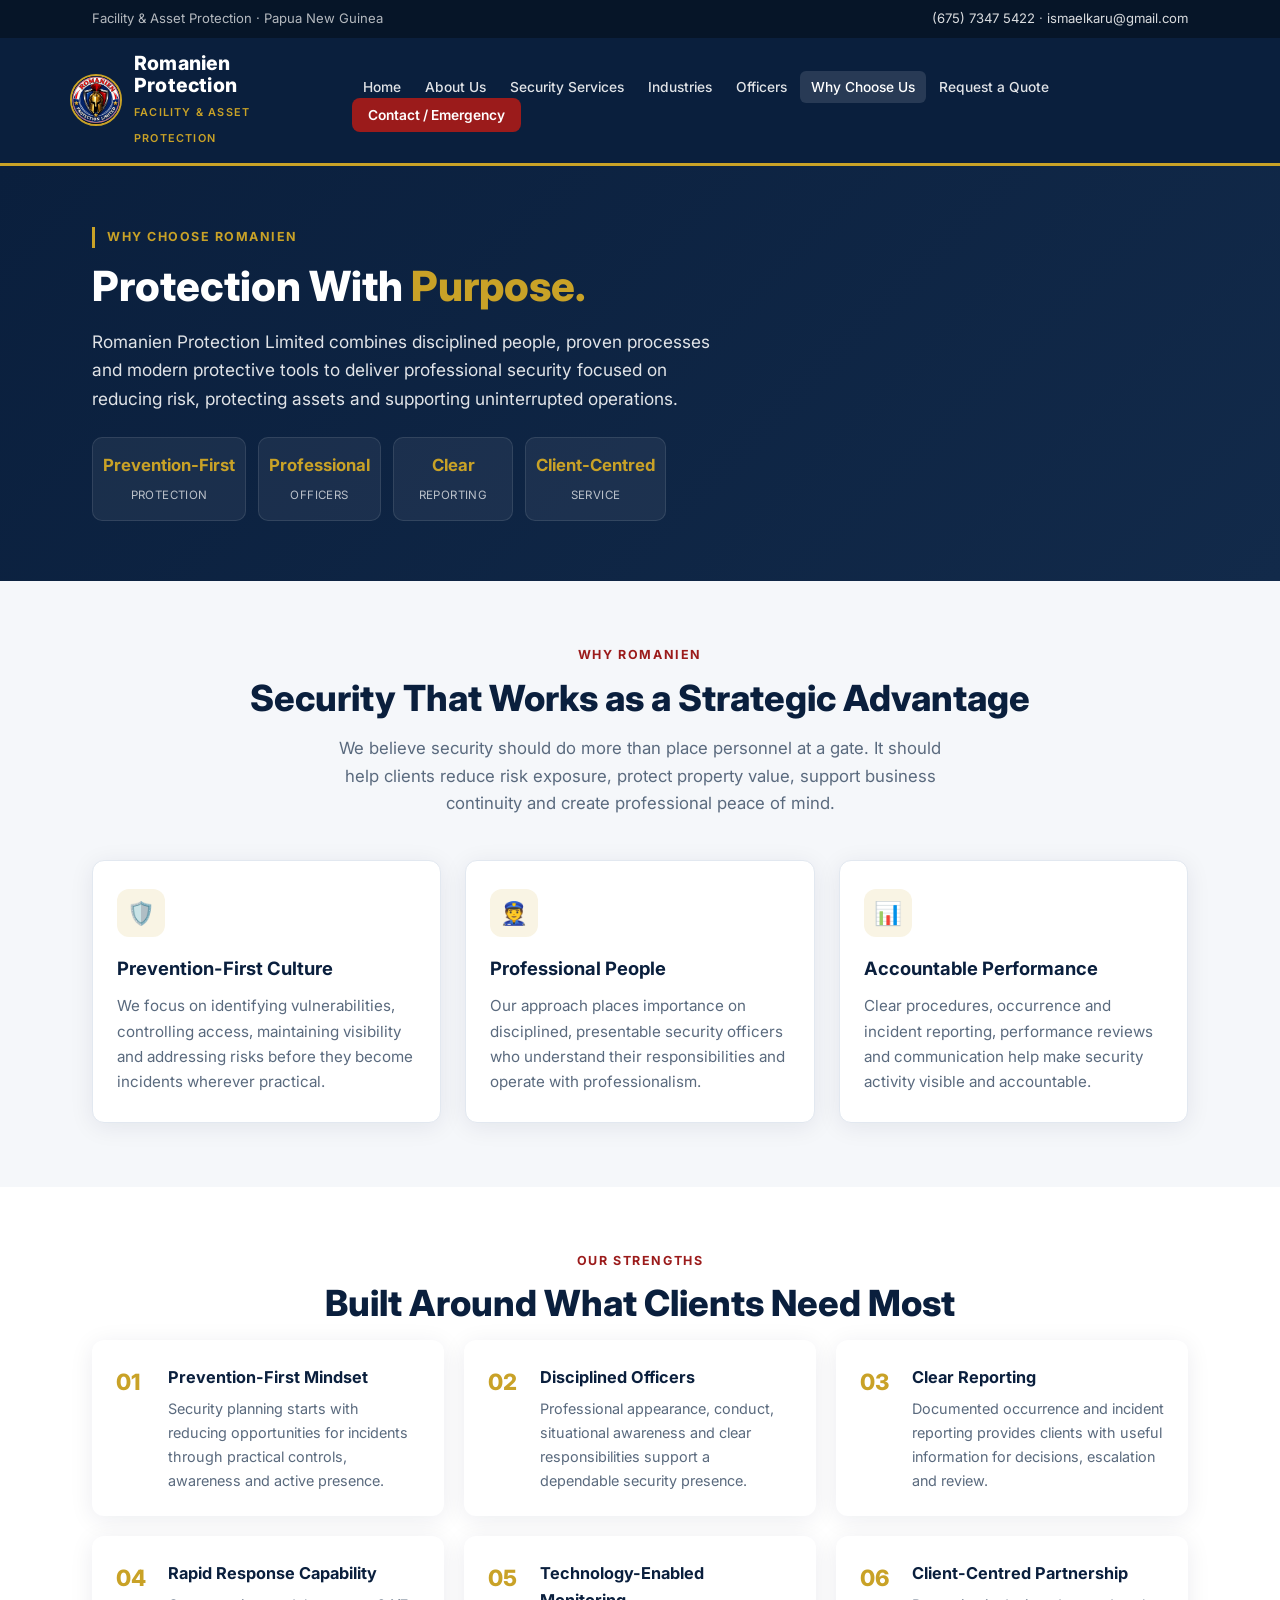
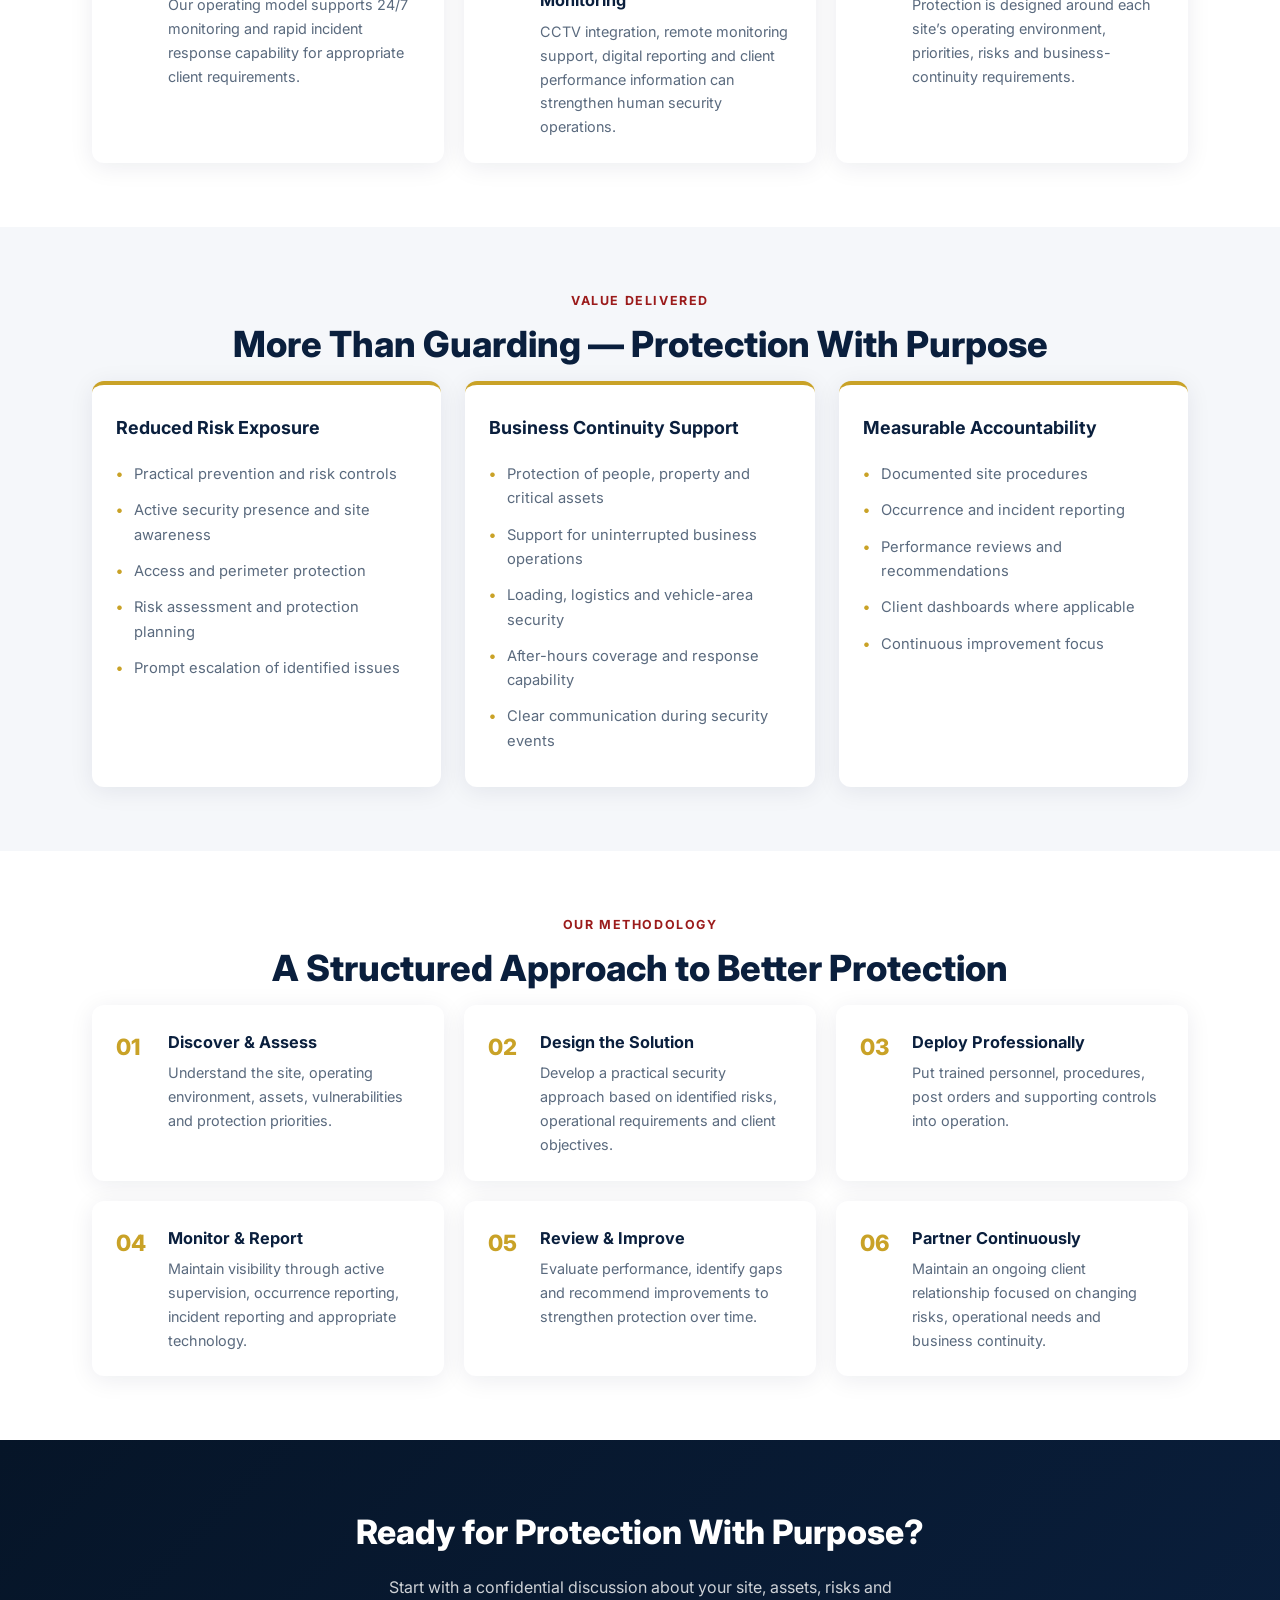
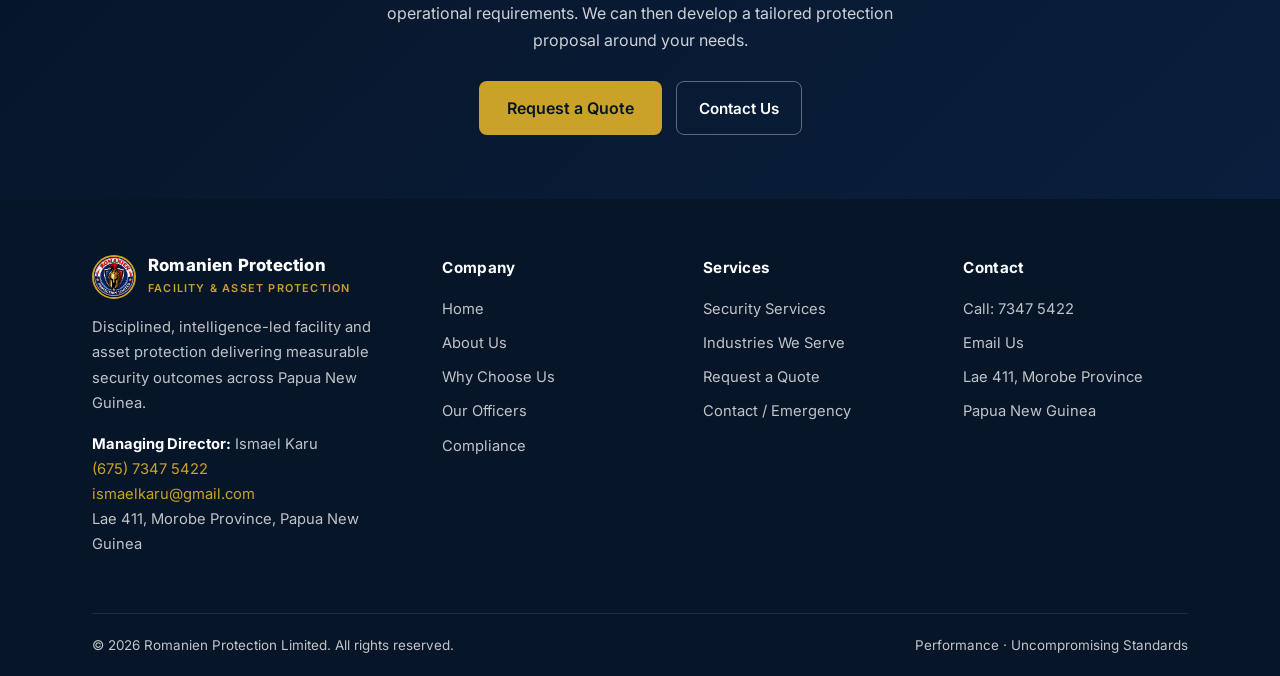
<file: why-us.html>
<!DOCTYPE html>
<html lang="en">
<head>
    <meta charset="UTF-8">
    <meta name="viewport" content="width=device-width, initial-scale=1.0">
    <title>Why Choose Us | Romanien Protection Limited</title>
    <meta name="description" content="Why clients choose Romanien Protection Limited for prevention-first, accountable facility and asset protection in Papua New Guinea.">
    <link rel="preconnect" href="https://fonts.googleapis.com">
    <link rel="preconnect" href="https://fonts.gstatic.com" crossorigin>
    <link href="https://fonts.googleapis.com/css2?family=Inter:wght@400;500;600;700;800&display=swap" rel="stylesheet">
    <style>
        :root {
            --navy: #0a1f3d;
            --navy-dark: #061528;
            --navy-mid: #122a4a;
            --gold: #c9a227;
            --gold-hover: #b8911f;
            --gold-light: rgba(201, 162, 39, 0.12);
            --text: #1a2332;
            --text-muted: #5a6a7e;
            --bg: #f5f7fa;
            --white: #ffffff;
            --border: #e2e8f0;
            --radius: 12px;
            --shadow: 0 4px 24px rgba(10, 31, 61, 0.08);
            --shadow-lg: 0 16px 48px rgba(10, 31, 61, 0.14);
        }
        * { margin: 0; padding: 0; box-sizing: border-box; }
        body { font-family: 'Inter', system-ui, sans-serif; color: var(--text); background: var(--bg); line-height: 1.65; }
        .container { max-width: 1140px; margin: 0 auto; padding: 0 22px; }
        a { text-decoration: none; color: inherit; }
        img { max-width: 100%; display: block; }

        /* Header */
        .top-bar { background: var(--navy-dark); color: rgba(255,255,255,0.7); font-size: 0.82rem; padding: 8px 0; }
        .top-bar .container { display: flex; justify-content: space-between; align-items: center; flex-wrap: wrap; gap: 8px; }
        .top-bar a { color: rgba(255,255,255,0.85); }
        .top-bar a:hover { color: var(--gold); }
        header { background: var(--navy); position: sticky; top: 0; z-index: 1000; border-bottom: 3px solid var(--gold); }
        .header-inner { display: flex; align-items: center; justify-content: space-between; padding: 14px 0; gap: 20px; }
        .logo { display: flex; align-items: center; gap: 12px; }
        .logo img { width: 52px; height: 52px; border-radius: 50%; object-fit: cover; border: 2px solid var(--gold); }
        .logo-text h1 { font-size: 1.22rem; font-weight: 800; color: white; line-height: 1.15; letter-spacing: 0.2px; }
        .logo-text span { font-size: 0.68rem; color: var(--gold); font-weight: 600; letter-spacing: 1.2px; text-transform: uppercase; }
        .desktop-nav { display: flex; list-style: none; gap: 2px; flex-wrap: wrap; align-items: center; }
        .desktop-nav a { color: rgba(255,255,255,0.88); padding: 8px 11px; border-radius: 6px; font-size: 0.86rem; font-weight: 500; transition: all 0.2s; }
        .desktop-nav a:hover, .desktop-nav a.active { background: rgba(255,255,255,0.12); color: white; }
        .nav-cta { background: #9b1b1b !important; color: white !important; font-weight: 600 !important; padding: 9px 16px !important; border-radius: 8px !important; }
        .nav-cta:hover { background: #7f1616 !important; }
        .mobile-toggle { display: none; background: none; border: none; color: white; font-size: 1.7rem; cursor: pointer; padding: 6px; }

        /* Mobile menu */
        .mobile-menu { display: none; position: fixed; inset: 0; z-index: 2000; background: var(--navy); flex-direction: column; overflow-y: auto; }
        .mobile-menu.open { display: flex; }
        .mobile-menu-header { display: flex; justify-content: space-between; align-items: center; padding: 16px 20px; border-bottom: 1px solid rgba(255,255,255,0.1); }
        .mobile-close { background: none; border: none; color: white; font-size: 1.8rem; cursor: pointer; }
        .mobile-nav { list-style: none; padding: 16px 12px 30px; }
        .mobile-nav a { display: block; color: rgba(255,255,255,0.92); padding: 14px 16px; font-size: 1.05rem; font-weight: 500; border-radius: 8px; }
        .mobile-nav a:hover, .mobile-nav a.active { background: rgba(255,255,255,0.1); }
        .mobile-contact { margin-top: auto; padding: 24px; border-top: 1px solid rgba(255,255,255,0.1); color: rgba(255,255,255,0.8); font-size: 0.9rem; }
        .mobile-contact a { color: var(--gold); }

        /* Hero */
        .hero { background: linear-gradient(135deg, var(--navy) 0%, var(--navy-mid) 55%, #0d2b4d 100%); color: white; padding: 70px 0 80px; position: relative; overflow: hidden; }
        .hero::before { content: ''; position: absolute; inset: 0; background: radial-gradient(ellipse at 70% 20%, rgba(201,162,39,0.08) 0%, transparent 55%); pointer-events: none; }
        .hero-grid { display: grid; grid-template-columns: 1.15fr 0.85fr; gap: 48px; align-items: center; position: relative; }
        .hero-badge { display: inline-block; font-size: 0.78rem; font-weight: 700; letter-spacing: 1.5px; text-transform: uppercase; color: var(--gold); border-left: 3px solid var(--gold); padding-left: 12px; margin-bottom: 18px; }
        .hero h2 { font-size: clamp(2.1rem, 4.5vw, 3rem); font-weight: 800; line-height: 1.15; margin-bottom: 18px; }
        .hero h2 span { color: var(--gold); }
        .hero-lead { font-size: 1.08rem; color: rgba(255,255,255,0.88); max-width: 520px; margin-bottom: 28px; }
        .hero-btns { display: flex; flex-wrap: wrap; gap: 12px; margin-bottom: 36px; }
        .btn { display: inline-flex; align-items: center; gap: 8px; padding: 13px 22px; border-radius: 8px; font-weight: 600; font-size: 0.95rem; transition: all 0.2s; border: none; cursor: pointer; }
        .btn-primary { background: var(--gold); color: var(--navy-dark); }
        .btn-primary:hover { background: var(--gold-hover); transform: translateY(-1px); }
        .btn-outline { background: transparent; color: white; border: 1.5px solid rgba(255,255,255,0.35); }
        .btn-outline:hover { border-color: white; background: rgba(255,255,255,0.08); }
        .hero-stats { display: grid; grid-template-columns: repeat(4, 1fr); gap: 12px; }
        .stat-box { background: rgba(255,255,255,0.06); border: 1px solid rgba(255,255,255,0.1); border-radius: 10px; padding: 14px 10px; text-align: center; }
        .stat-box strong { display: block; color: var(--gold); font-size: 1.05rem; font-weight: 700; }
        .stat-box span { font-size: 0.72rem; color: rgba(255,255,255,0.7); text-transform: uppercase; letter-spacing: 0.4px; }
        .hero-card { background: rgba(255,255,255,0.07); border: 1px solid rgba(255,255,255,0.12); border-radius: 16px; padding: 28px 24px; backdrop-filter: blur(8px); }
        .hero-card .card-logo { width: 90px; height: 90px; margin: 0 auto 16px; border-radius: 50%; border: 3px solid var(--gold); object-fit: cover; }
        .hero-card h3 { text-align: center; color: var(--gold); font-size: 1.1rem; margin-bottom: 16px; }
        .hero-card ul { list-style: none; }
        .hero-card li { padding: 7px 0; font-size: 0.92rem; color: rgba(255,255,255,0.9); display: flex; gap: 10px; align-items: flex-start; }
        .hero-card li::before { content: '✓'; color: var(--gold); font-weight: 700; flex-shrink: 0; }

        /* Sections */
        section { padding: 72px 0; }
        .section-label { font-size: 0.78rem; font-weight: 700; letter-spacing: 1.6px; text-transform: uppercase; color: #9b1b1b; margin-bottom: 10px; text-align: center; }
        .section-title { font-size: clamp(1.7rem, 3.5vw, 2.25rem); font-weight: 800; text-align: center; color: var(--navy); margin-bottom: 14px; line-height: 1.25; }
        .section-lead { text-align: center; color: var(--text-muted); max-width: 640px; margin: 0 auto 42px; font-size: 1.05rem; }

        /* Value props */
        .value-grid { display: grid; grid-template-columns: repeat(3, 1fr); gap: 24px; }
        .value-card { background: var(--white); border-radius: var(--radius); padding: 28px 24px; box-shadow: var(--shadow); border: 1px solid var(--border); transition: transform 0.2s, box-shadow 0.2s; }
        .value-card:hover { transform: translateY(-4px); box-shadow: var(--shadow-lg); }
        .value-icon { width: 48px; height: 48px; background: var(--gold-light); border-radius: 12px; display: flex; align-items: center; justify-content: center; font-size: 1.4rem; margin-bottom: 16px; }
        .value-card h3 { font-size: 1.15rem; font-weight: 700; color: var(--navy); margin-bottom: 10px; }
        .value-card p { color: var(--text-muted); font-size: 0.95rem; }

        /* Services preview */
        .services-grid { display: grid; grid-template-columns: repeat(3, 1fr); gap: 24px; }
        .service-card { background: var(--white); border-radius: var(--radius); padding: 28px 24px; box-shadow: var(--shadow); border-top: 4px solid var(--gold); }
        .service-card h3 { font-size: 1.12rem; font-weight: 700; color: var(--navy); margin-bottom: 14px; }
        .service-card ul { list-style: none; }
        .service-card li { padding: 6px 0; font-size: 0.92rem; color: var(--text-muted); padding-left: 18px; position: relative; }
        .service-card li::before { content: '•'; color: var(--gold); position: absolute; left: 0; font-weight: 700; }

        /* Strengths */
        .strengths-grid { display: grid; grid-template-columns: repeat(3, 1fr); gap: 20px; }
        .strength-item { background: var(--white); border-radius: var(--radius); padding: 24px; box-shadow: var(--shadow); display: flex; gap: 16px; }
        .strength-num { font-size: 1.4rem; font-weight: 800; color: var(--gold); min-width: 36px; }
        .strength-item h4 { font-size: 1.02rem; font-weight: 700; color: var(--navy); margin-bottom: 6px; }
        .strength-item p { font-size: 0.9rem; color: var(--text-muted); }

        /* Industries */
        .industries-grid { display: grid; grid-template-columns: repeat(3, 1fr); gap: 20px; }
        .industry-card { background: var(--white); border-radius: var(--radius); padding: 24px; box-shadow: var(--shadow); border: 1px solid var(--border); transition: border-color 0.2s; }
        .industry-card:hover { border-color: var(--gold); }
        .industry-card .icon { font-size: 1.6rem; margin-bottom: 12px; }
        .industry-card h4 { font-size: 1.05rem; font-weight: 700; color: var(--navy); margin-bottom: 8px; }
        .industry-card p { font-size: 0.9rem; color: var(--text-muted); }

        /* Outcomes */
        .outcomes { background: var(--navy); color: white; }
        .outcomes .section-title { color: white; }
        .outcomes .section-lead { color: rgba(255,255,255,0.75); }
        .outcomes-list { display: flex; flex-wrap: wrap; justify-content: center; gap: 12px; }
        .outcome-tag { background: rgba(255,255,255,0.08); border: 1px solid rgba(255,255,255,0.15); border-radius: 50px; padding: 10px 20px; font-size: 0.92rem; font-weight: 500; }

        /* Promise */
        .promise-grid { display: grid; grid-template-columns: repeat(3, 1fr); gap: 24px; }
        .promise-card { text-align: center; padding: 28px 20px; background: var(--white); border-radius: var(--radius); box-shadow: var(--shadow); }
        .promise-card .icon { font-size: 2rem; margin-bottom: 14px; }
        .promise-card h3 { font-size: 1.1rem; font-weight: 700; color: var(--navy); margin-bottom: 10px; }
        .promise-card p { font-size: 0.92rem; color: var(--text-muted); }

        /* CTA */
        .cta-band { background: linear-gradient(135deg, var(--navy-dark), var(--navy)); color: white; padding: 64px 0; text-align: center; }
        .cta-band h2 { font-size: clamp(1.6rem, 3vw, 2.1rem); font-weight: 800; margin-bottom: 14px; }
        .cta-band p { color: rgba(255,255,255,0.8); max-width: 560px; margin: 0 auto 28px; }
        .cta-band .btn-primary { font-size: 1rem; padding: 14px 28px; }

        /* Footer */
        footer { background: var(--navy-dark); color: rgba(255,255,255,0.75); padding: 56px 0 0; font-size: 0.92rem; }
        .footer-grid { display: grid; grid-template-columns: 1.4fr 1fr 1fr 1fr; gap: 36px; padding-bottom: 40px; border-bottom: 1px solid rgba(255,255,255,0.1); }
        .footer-brand .logo { margin-bottom: 16px; }
        .footer-brand p { margin-bottom: 16px; line-height: 1.7; }
        .footer-col h4 { color: white; font-size: 0.95rem; font-weight: 700; margin-bottom: 16px; letter-spacing: 0.3px; }
        .footer-col ul { list-style: none; }
        .footer-col li { margin-bottom: 10px; }
        .footer-col a:hover { color: var(--gold); }
        .footer-bottom { padding: 20px 0; display: flex; justify-content: space-between; flex-wrap: wrap; gap: 10px; font-size: 0.84rem; }
        .footer-contact a { color: var(--gold); }

        /* Utilities */
        .text-center { text-align: center; }
        .mt-32 { margin-top: 32px; }
        .mb-0 { margin-bottom: 0; }

        @media (max-width: 980px) {
            .hero-grid, .value-grid, .services-grid, .strengths-grid, .industries-grid, .promise-grid { grid-template-columns: 1fr 1fr; }
            .footer-grid { grid-template-columns: 1fr 1fr; }
            .hero-stats { grid-template-columns: repeat(2, 1fr); }
        }
        @media (max-width: 720px) {
            .desktop-nav { display: none; }
            .mobile-toggle { display: block; }
            .hero-grid, .value-grid, .services-grid, .strengths-grid, .industries-grid, .promise-grid, .footer-grid { grid-template-columns: 1fr; }
            .hero { padding: 48px 0 56px; }
            .hero-stats { grid-template-columns: repeat(2, 1fr); }
            section { padding: 52px 0; }
        }
    
        /* Page hero (inner pages) */
        .page-hero { background: linear-gradient(135deg, var(--navy) 0%, var(--navy-mid) 100%); color: white; padding: 56px 0 60px; }
        .page-hero .hero-badge { margin-bottom: 14px; }
        .page-hero h1 { font-size: clamp(1.9rem, 4vw, 2.6rem); font-weight: 800; line-height: 1.2; margin-bottom: 16px; }
        .page-hero h1 em { color: var(--gold); font-style: normal; }
        .page-hero .lead { font-size: 1.08rem; color: rgba(255,255,255,0.88); max-width: 620px; margin-bottom: 24px; }
        .page-stats { display: flex; flex-wrap: wrap; gap: 12px; margin-top: 8px; }
        .page-stats .stat-box { min-width: 120px; }
        .content-section { padding: 64px 0; }
        .two-col { display: grid; grid-template-columns: 1fr 1fr; gap: 40px; align-items: start; }
        .card-list { list-style: none; }
        .card-list li { padding: 8px 0; padding-left: 22px; position: relative; color: var(--text-muted); }
        .card-list li::before { content: '✓'; color: var(--gold); position: absolute; left: 0; font-weight: 700; }
        .info-box { background: var(--white); border-radius: var(--radius); padding: 28px; box-shadow: var(--shadow); border: 1px solid var(--border); margin-bottom: 20px; }
        .info-box h3 { color: var(--navy); font-size: 1.1rem; margin-bottom: 10px; }
        .form-group { margin-bottom: 18px; }
        .form-group label { display: block; font-weight: 600; font-size: 0.9rem; margin-bottom: 6px; color: var(--navy); }
        .form-group input, .form-group select, .form-group textarea {
            width: 100%; padding: 12px 14px; border: 1.5px solid var(--border); border-radius: 8px;
            font-family: inherit; font-size: 0.95rem; transition: border-color 0.2s;
        }
        .form-group input:focus, .form-group select:focus, .form-group textarea:focus {
            outline: none; border-color: var(--gold);
        }
        .form-row { display: grid; grid-template-columns: 1fr 1fr; gap: 16px; }
        .form-note { background: var(--gold-light); border-left: 4px solid var(--gold); padding: 14px 16px; border-radius: 0 8px 8px 0; font-size: 0.9rem; color: var(--text); margin-bottom: 24px; }
        .contact-cards { display: grid; grid-template-columns: repeat(3, 1fr); gap: 20px; }
        .contact-card { background: var(--white); border-radius: var(--radius); padding: 28px 22px; text-align: center; box-shadow: var(--shadow); border: 1px solid var(--border); }
        .contact-card .icon { font-size: 1.8rem; margin-bottom: 12px; }
        .contact-card h3 { font-size: 1.05rem; color: var(--navy); margin-bottom: 8px; }
        .contact-card a { color: var(--gold); font-weight: 600; }
        .urgent-box { background: #9b1b1b; color: white; border-radius: var(--radius); padding: 28px; text-align: center; }
        .urgent-box a { color: white; font-weight: 700; text-decoration: underline; }
        @media (max-width: 720px) {
            .two-col, .form-row, .contact-cards { grid-template-columns: 1fr; }
        }
</style>
</head>
<body>

    <div class="top-bar">
        <div class="container">
            <span>Facility & Asset Protection · Papua New Guinea</span>
            <span>
                <a href="tel:+67573475422">(675) 7347 5422</a> · 
                <a href="mailto:ismaelkaru@gmail.com">ismaelkaru@gmail.com</a>
            </span>
        </div>
    </div>
    <header>
        <div class="container header-inner">
            <a href="index.html" class="logo">
                <img src="logo.jpg" alt="Romanien Protection Limited logo">
                <div class="logo-text">
                    <h1>Romanien Protection</h1>
                    <span>Facility & Asset Protection</span>
                </div>
            </a>
            <nav>
                <ul class="desktop-nav">
                    <li><a href="index.html">Home</a></li>
                    <li><a href="about.html">About Us</a></li>
                    <li><a href="services.html">Security Services</a></li>
                    <li><a href="industries.html">Industries</a></li>
                    <li><a href="security-officers.html">Officers</a></li>
                    <li><a href="why-us.html" class="active">Why Choose Us</a></li>
                    <li><a href="quote.html">Request a Quote</a></li>
                    <li><a href="contact.html" class="nav-cta">Contact / Emergency</a></li>
                </ul>
            </nav>
            <button class="mobile-toggle" aria-label="Open menu" onclick="document.getElementById('mobileMenu').classList.add('open')">☰</button>
        </div>
    </header>
    <div class="mobile-menu" id="mobileMenu">
        <div class="mobile-menu-header">
            <div class="logo">
                <img src="logo.jpg" alt="Logo" style="width:42px;height:42px;border-radius:50%;border:2px solid var(--gold);">
                <div class="logo-text"><h1 style="font-size:1.1rem;color:white;">Romanien Protection</h1></div>
            </div>
            <button class="mobile-close" onclick="document.getElementById('mobileMenu').classList.remove('open')">×</button>
        </div>
        <ul class="mobile-nav">
            <li><a href="index.html">Home</a></li>
            <li><a href="about.html">About Us</a></li>
            <li><a href="services.html">Security Services</a></li>
            <li><a href="industries.html">Industries</a></li>
            <li><a href="security-officers.html">Our Security Officers</a></li>
            <li><a href="compliance.html">Compliance & Licensing</a></li>
            <li><a href="why-us.html">Why Choose Us</a></li>
            <li><a href="quote.html">Request a Quote</a></li>
            <li><a href="contact.html">Contact / Emergency</a></li>
        </ul>
        <div class="mobile-contact">
            <strong style="color:var(--gold);">Contact</strong><br>
            <a href="tel:+67573475422">(675) 7347 5422</a><br>
            <a href="mailto:ismaelkaru@gmail.com">ismaelkaru@gmail.com</a><br>
            Lae 411, Morobe Province, PNG
        </div>
    </div>


    <section class="page-hero">
        <div class="container">
            <div class="hero-badge">Why Choose Romanien</div>
            <h1>Protection With <em>Purpose.</em></h1>
            <p class="lead">Romanien Protection Limited combines disciplined people, proven processes and modern protective tools to deliver professional security focused on reducing risk, protecting assets and supporting uninterrupted operations.</p>
            <div class="page-stats">
                <div class="stat-box"><strong>Prevention-First</strong><span>Protection</span></div>
                <div class="stat-box"><strong>Professional</strong><span>Officers</span></div>
                <div class="stat-box"><strong>Clear</strong><span>Reporting</span></div>
                <div class="stat-box"><strong>Client-Centred</strong><span>Service</span></div>
            </div>
        </div>
    </section>

    <section class="content-section">
        <div class="container">
            <div class="section-label">Why Romanien</div>
            <h2 class="section-title">Security That Works as a Strategic Advantage</h2>
            <p class="section-lead">We believe security should do more than place personnel at a gate. It should help clients reduce risk exposure, protect property value, support business continuity and create professional peace of mind.</p>
            <div class="value-grid">
                <div class="value-card"><div class="value-icon">🛡️</div><h3>Prevention-First Culture</h3><p>We focus on identifying vulnerabilities, controlling access, maintaining visibility and addressing risks before they become incidents wherever practical.</p></div>
                <div class="value-card"><div class="value-icon">👮</div><h3>Professional People</h3><p>Our approach places importance on disciplined, presentable security officers who understand their responsibilities and operate with professionalism.</p></div>
                <div class="value-card"><div class="value-icon">📊</div><h3>Accountable Performance</h3><p>Clear procedures, occurrence and incident reporting, performance reviews and communication help make security activity visible and accountable.</p></div>
            </div>
        </div>
    </section>

    <section class="content-section" style="background:var(--white);">
        <div class="container">
            <div class="section-label">Our Strengths</div>
            <h2 class="section-title">Built Around What Clients Need Most</h2>
            <div class="strengths-grid">
                <div class="strength-item"><div class="strength-num">01</div><div><h4>Prevention-First Mindset</h4><p>Security planning starts with reducing opportunities for incidents through practical controls, awareness and active presence.</p></div></div>
                <div class="strength-item"><div class="strength-num">02</div><div><h4>Disciplined Officers</h4><p>Professional appearance, conduct, situational awareness and clear responsibilities support a dependable security presence.</p></div></div>
                <div class="strength-item"><div class="strength-num">03</div><div><h4>Clear Reporting</h4><p>Documented occurrence and incident reporting provides clients with useful information for decisions, escalation and review.</p></div></div>
                <div class="strength-item"><div class="strength-num">04</div><div><h4>Rapid Response Capability</h4><p>Our operating model supports 24/7 monitoring and rapid incident response capability for appropriate client requirements.</p></div></div>
                <div class="strength-item"><div class="strength-num">05</div><div><h4>Technology-Enabled Monitoring</h4><p>CCTV integration, remote monitoring support, digital reporting and client performance information can strengthen human security operations.</p></div></div>
                <div class="strength-item"><div class="strength-num">06</div><div><h4>Client-Centred Partnership</h4><p>Protection is designed around each site’s operating environment, priorities, risks and business-continuity requirements.</p></div></div>
            </div>
        </div>
    </section>

    <section class="content-section">
        <div class="container">
            <div class="section-label">Value Delivered</div>
            <h2 class="section-title">More Than Guarding — Protection With Purpose</h2>
            <div class="services-grid">
                <div class="service-card">
                    <h3>Reduced Risk Exposure</h3>
                    <ul>
                        <li>Practical prevention and risk controls</li>
                        <li>Active security presence and site awareness</li>
                        <li>Access and perimeter protection</li>
                        <li>Risk assessment and protection planning</li>
                        <li>Prompt escalation of identified issues</li>
                    </ul>
                </div>
                <div class="service-card">
                    <h3>Business Continuity Support</h3>
                    <ul>
                        <li>Protection of people, property and critical assets</li>
                        <li>Support for uninterrupted business operations</li>
                        <li>Loading, logistics and vehicle-area security</li>
                        <li>After-hours coverage and response capability</li>
                        <li>Clear communication during security events</li>
                    </ul>
                </div>
                <div class="service-card">
                    <h3>Measurable Accountability</h3>
                    <ul>
                        <li>Documented site procedures</li>
                        <li>Occurrence and incident reporting</li>
                        <li>Performance reviews and recommendations</li>
                        <li>Client dashboards where applicable</li>
                        <li>Continuous improvement focus</li>
                    </ul>
                </div>
            </div>
        </div>
    </section>

    <section class="content-section" style="background:var(--white);">
        <div class="container">
            <div class="section-label">Our Methodology</div>
            <h2 class="section-title">A Structured Approach to Better Protection</h2>
            <div class="strengths-grid">
                <div class="strength-item"><div class="strength-num">01</div><div><h4>Discover & Assess</h4><p>Understand the site, operating environment, assets, vulnerabilities and protection priorities.</p></div></div>
                <div class="strength-item"><div class="strength-num">02</div><div><h4>Design the Solution</h4><p>Develop a practical security approach based on identified risks, operational requirements and client objectives.</p></div></div>
                <div class="strength-item"><div class="strength-num">03</div><div><h4>Deploy Professionally</h4><p>Put trained personnel, procedures, post orders and supporting controls into operation.</p></div></div>
                <div class="strength-item"><div class="strength-num">04</div><div><h4>Monitor & Report</h4><p>Maintain visibility through active supervision, occurrence reporting, incident reporting and appropriate technology.</p></div></div>
                <div class="strength-item"><div class="strength-num">05</div><div><h4>Review & Improve</h4><p>Evaluate performance, identify gaps and recommend improvements to strengthen protection over time.</p></div></div>
                <div class="strength-item"><div class="strength-num">06</div><div><h4>Partner Continuously</h4><p>Maintain an ongoing client relationship focused on changing risks, operational needs and business continuity.</p></div></div>
            </div>
        </div>
    </section>

    <section class="cta-band">
        <div class="container">
            <h2>Ready for Protection With Purpose?</h2>
            <p>Start with a confidential discussion about your site, assets, risks and operational requirements. We can then develop a tailored protection proposal around your needs.</p>
            <div style="display:flex;gap:14px;justify-content:center;flex-wrap:wrap;">
                <a href="quote.html" class="btn btn-primary">Request a Quote</a>
                <a href="contact.html" class="btn btn-outline">Contact Us</a>
            </div>
        </div>
    </section>


    <footer>
        <div class="container">
            <div class="footer-grid">
                <div class="footer-brand">
                    <a href="index.html" class="logo">
                        <img src="logo.jpg" alt="Logo" style="width:44px;height:44px;border-radius:50%;border:2px solid var(--gold);">
                        <div class="logo-text">
                            <h1 style="font-size:1.05rem;color:white;">Romanien Protection</h1>
                            <span>Facility & Asset Protection</span>
                        </div>
                    </a>
                    <p>Disciplined, intelligence-led facility and asset protection delivering measurable security outcomes across Papua New Guinea.</p>
                    <p class="footer-contact">
                        <strong style="color:white;">Managing Director:</strong> Ismael Karu<br>
                        <a href="tel:+67573475422">(675) 7347 5422</a><br>
                        <a href="mailto:ismaelkaru@gmail.com">ismaelkaru@gmail.com</a><br>
                        Lae 411, Morobe Province, Papua New Guinea
                    </p>
                </div>
                <div class="footer-col">
                    <h4>Company</h4>
                    <ul>
                        <li><a href="index.html">Home</a></li>
                        <li><a href="about.html">About Us</a></li>
                        <li><a href="why-us.html">Why Choose Us</a></li>
                        <li><a href="security-officers.html">Our Officers</a></li>
                        <li><a href="compliance.html">Compliance</a></li>
                    </ul>
                </div>
                <div class="footer-col">
                    <h4>Services</h4>
                    <ul>
                        <li><a href="services.html">Security Services</a></li>
                        <li><a href="industries.html">Industries We Serve</a></li>
                        <li><a href="quote.html">Request a Quote</a></li>
                        <li><a href="contact.html">Contact / Emergency</a></li>
                    </ul>
                </div>
                <div class="footer-col">
                    <h4>Contact</h4>
                    <ul>
                        <li><a href="tel:+67573475422">Call: 7347 5422</a></li>
                        <li><a href="mailto:ismaelkaru@gmail.com">Email Us</a></li>
                        <li>Lae 411, Morobe Province</li>
                        <li>Papua New Guinea</li>
                    </ul>
                </div>
            </div>
            <div class="footer-bottom">
                <span>© 2026 Romanien Protection Limited. All rights reserved.</span>
                <span>Performance · Uncompromising Standards</span>
            </div>
        </div>
    </footer>
    <script>
        document.querySelectorAll('.mobile-nav a').forEach(a => {
            a.addEventListener('click', () => document.getElementById('mobileMenu').classList.remove('open'));
        });
    </script>

</body>
</html>
</file>
